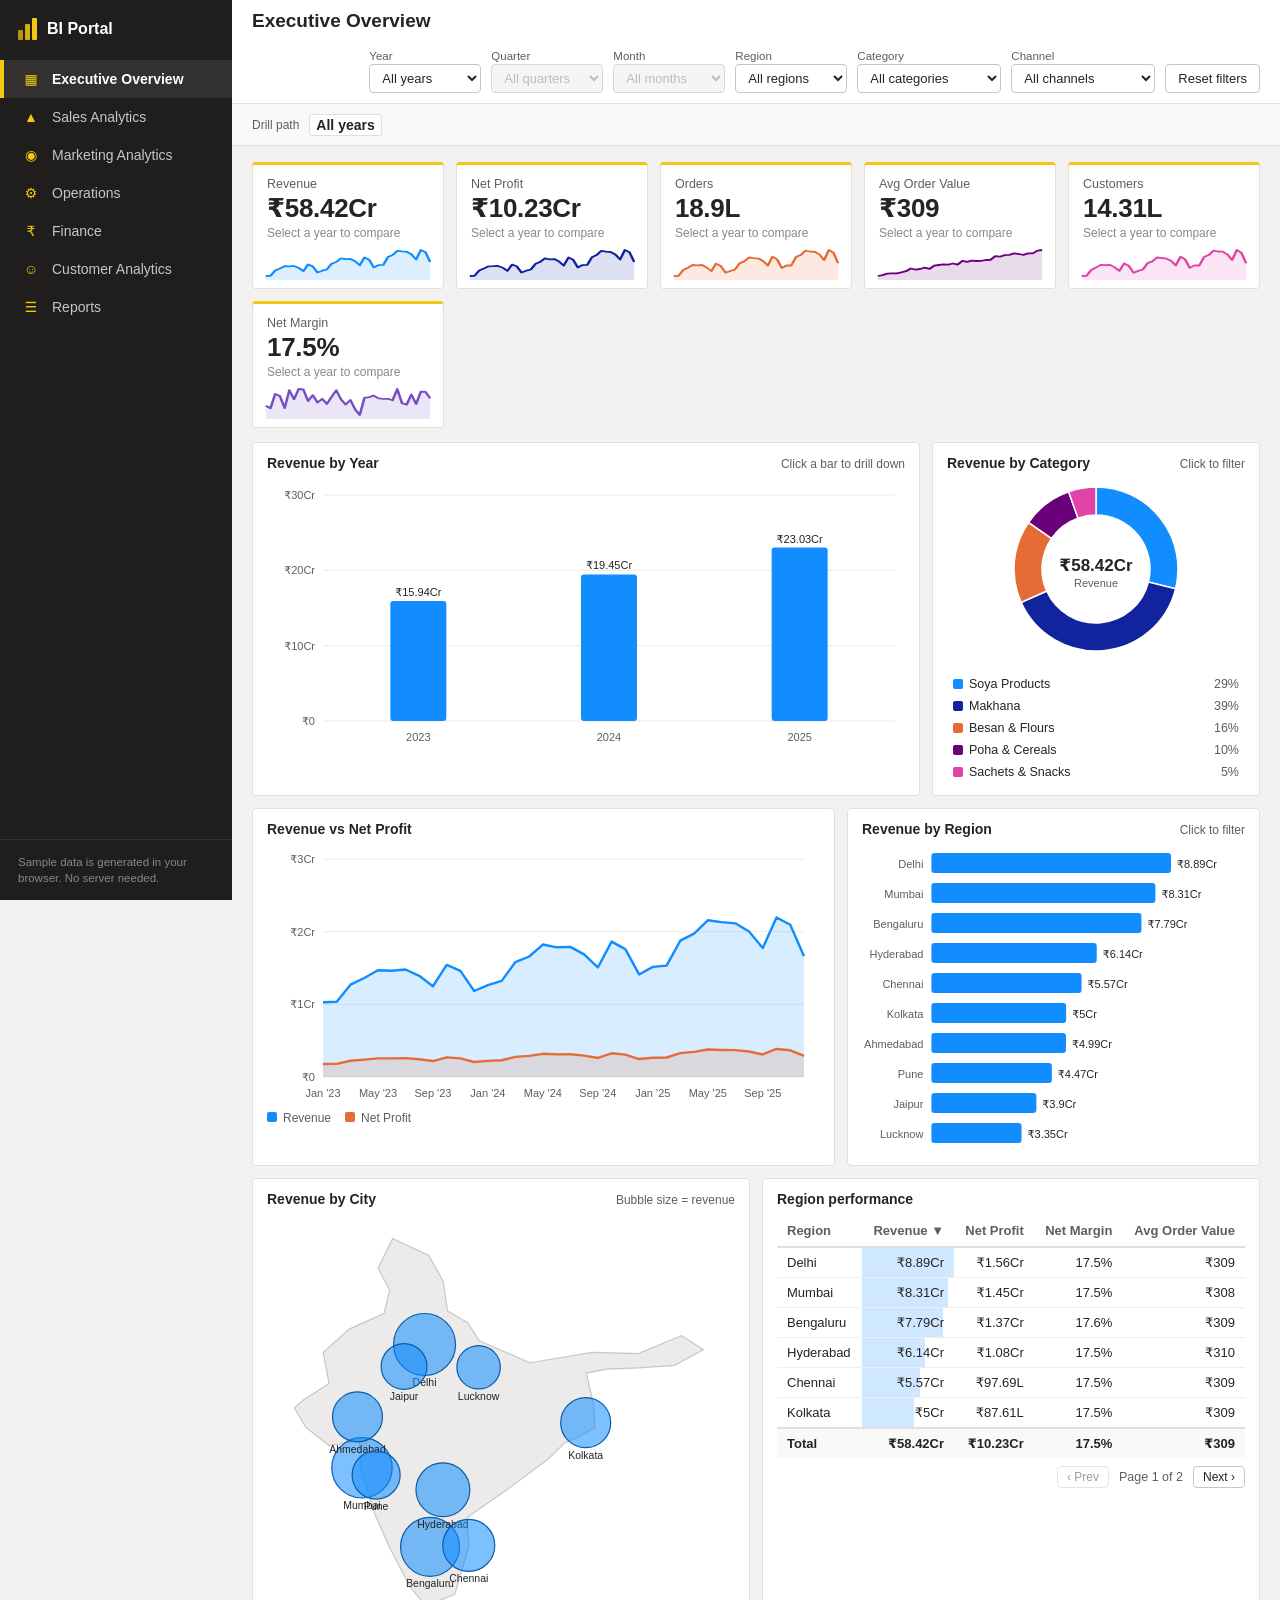
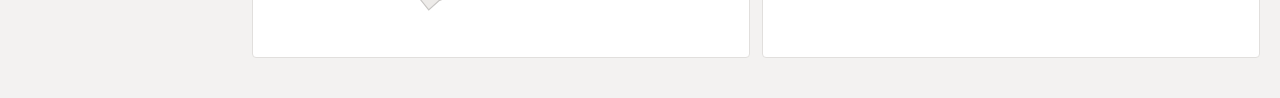
<file: projects/bi-analytics-portal/index.html>
<!DOCTYPE html>
<!--
  ==========================================================================
  BI ANALYTICS PORTAL  -  index.html  (the "shell" of the application)
  ==========================================================================
  This file contains ONLY the fixed frame of the app:
    - left sidebar (navigation)
    - top bar (global filters)
    - a "sub bar" (drill-down breadcrumb + active filter chips)
    - an empty <main> area where JavaScript draws each dashboard page

  Everything inside <main> (cards, KPI tiles, charts, tables) is created by
  js/app.js. This is how real single-page applications (SPAs) work.

  NOTE: We use plain <script> tags (not ES modules) so the project works by
  simply double-clicking index.html. ES modules are blocked on file:// URLs.
-->
<html lang="en">
<head>
  <meta charset="UTF-8">
  <!-- Makes the page scale correctly on phones/tablets -->
  <meta name="viewport" content="width=device-width, initial-scale=1">
  <title>BI Analytics Portal</title>
  <!-- All the styling lives in one CSS file -->
  <link rel="stylesheet" href="css/styles.css">
</head>
<body>

  <div class="app">

    <!-- ================= LEFT SIDEBAR ================= -->
    <aside class="sidebar" id="sidebar">
      <div class="brand">
        <span class="logo" aria-hidden="true"><i></i><i></i><i></i></span>
        <span class="brand-name">BI Portal</span>
      </div>
      <!-- The menu links are generated by app.js from the PAGES list -->
      <nav id="nav" aria-label="Dashboard pages"></nav>
      <div class="side-foot">Sample data is generated in your browser. No server needed.</div>
    </aside>

    <!-- ================= RIGHT SIDE ================= -->
    <div class="content">

      <!-- Top bar: page title + the global filters -->
      <header class="topbar">
        <button id="menuBtn" class="menu-btn" aria-label="Open menu">&#9776;</button>
        <h1 id="pageTitle">Executive Overview</h1>

        <!-- Each <select> is one filter. app.js fills in the <option> list. -->
        <div class="filters" id="filters">
          <label>Year
            <select id="f-year"></select>
          </label>
          <label>Quarter
            <select id="f-quarter"></select>
          </label>
          <label>Month
            <select id="f-month"></select>
          </label>
          <label>Region
            <select id="f-region"></select>
          </label>
          <label>Category
            <select id="f-category"></select>
          </label>
          <label>Channel
            <select id="f-channel"></select>
          </label>
          <button id="resetBtn" class="btn">Reset filters</button>
        </div>
      </header>

      <!-- Sub bar: shows "All years > 2024 > Q2" and clickable filter chips -->
      <div class="subbar" id="subbar"></div>

      <!-- Dashboard pages are drawn here -->
      <main class="main" id="main">
        <p class="loading">Preparing data&hellip;</p>
      </main>
    </div>
  </div>

  <!-- One shared tooltip element, moved around by charts.js -->
  <div id="tooltip" class="tooltip" hidden></div>

  <!--
    Script ORDER matters (each file uses the one before it):
      1. data.js   -> creates the sample dataset  (DataStore)
      2. charts.js -> chart drawing library        (Charts, Fmt)
      3. app.js    -> pages, filters, drill-down   (uses both above)
  -->
  <script src="js/data.js"></script>
  <script src="js/charts.js"></script>
  <script src="js/app.js"></script>
</body>
</html>
</file>
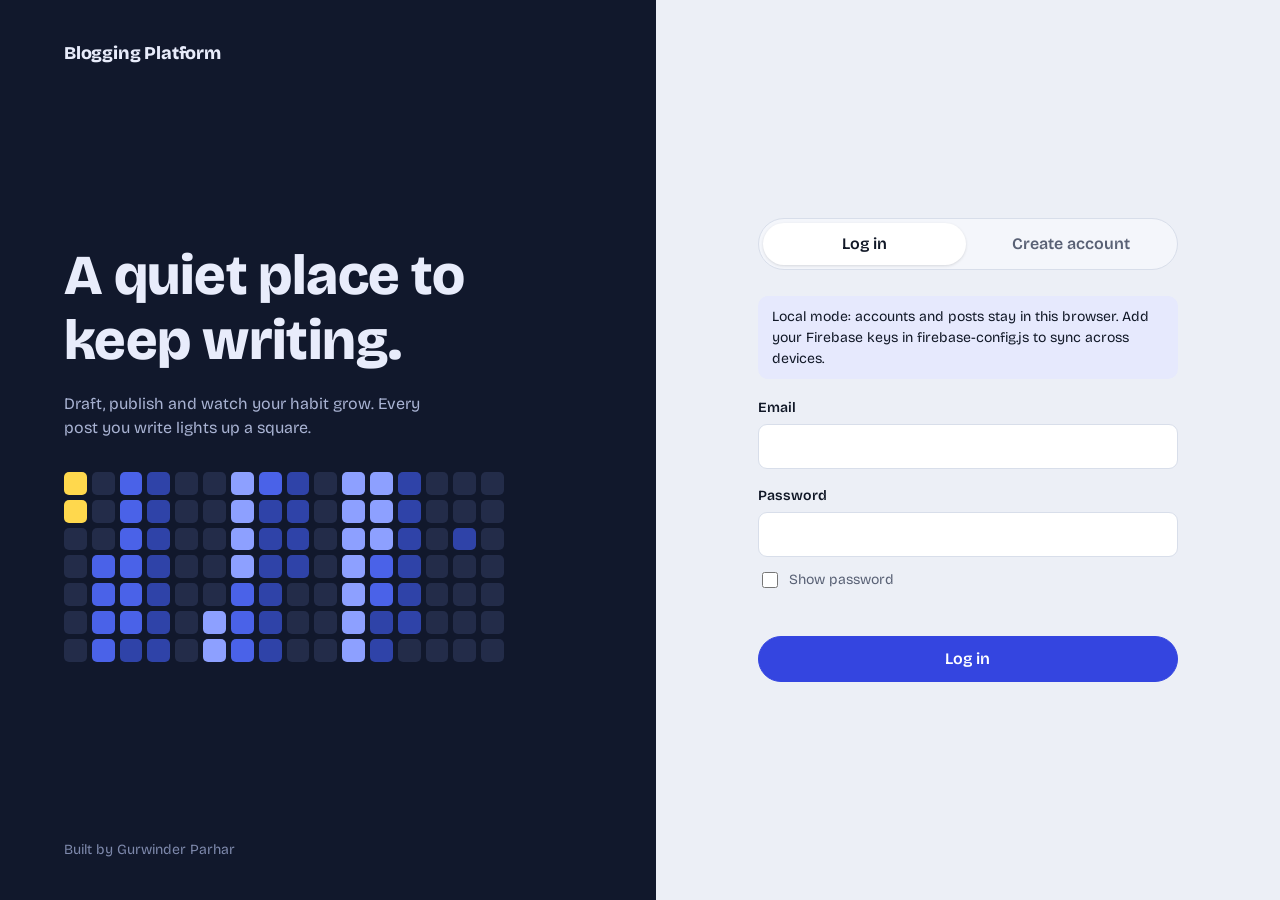
<file: projects/blogging-dashboard/index.html>
<!DOCTYPE html>
<html lang="en">
  <head>
    <meta charset="UTF-8" />
    <meta name="viewport" content="width=device-width, initial-scale=1.0" />
    <title>Blogging Platform</title>
    <meta
      name="description"
      content="A writing dashboard for your community blog: write, track and share posts."
    />
    <link rel="preconnect" href="https://fonts.googleapis.com" />
    <link rel="preconnect" href="https://fonts.gstatic.com" crossorigin />
    <link
      href="https://fonts.googleapis.com/css2?family=Bricolage+Grotesque:opsz,wght@12..96,400;12..96,600;12..96,800&family=Source+Serif+4:ital,opsz,wght@0,8..60,400;0,8..60,600;1,8..60,400&display=swap"
      rel="stylesheet"
    />
    <link rel="stylesheet" href="styles.css" />
    <script>
      // Apply the saved theme before first paint to avoid a flash.
      (function () {
        try {
          var t = localStorage.getItem("bp_theme");
          if (!t) {
            t = window.matchMedia("(prefers-color-scheme: dark)").matches
              ? "dark"
              : "light";
          }
          document.documentElement.setAttribute("data-theme", t);
        } catch (e) {}
      })();
    </script>
  </head>
  <body>
    <div id="boot" class="boot" role="status"><span class="boot-dot"></span> Loading…</div>

    <!-- ============ AUTH ============ -->
    <div id="auth" class="auth hidden">
      <aside class="auth-side">
        <div class="auth-brand">Blogging Platform</div>
        <div>
          <h1 class="auth-title">A quiet place to keep writing.</h1>
          <p class="auth-copy">
            Draft, publish and watch your habit grow. Every post you write
            lights up a square.
          </p>
          <div id="auth-art" class="heat auth-heat" aria-hidden="true"></div>
        </div>
        <p class="auth-foot">Built by Gurwinder Parhar</p>
      </aside>

      <main class="auth-main">
        <div class="auth-card">
          <div class="tabs" role="tablist" aria-label="Account">
            <button
              type="button"
              role="tab"
              id="tab-login"
              class="tab active"
              data-action="auth-tab"
              data-tab="login"
              aria-selected="true"
            >
              Log in
            </button>
            <button
              type="button"
              role="tab"
              id="tab-signup"
              class="tab"
              data-action="auth-tab"
              data-tab="signup"
              aria-selected="false"
            >
              Create account
            </button>
          </div>

          <p id="auth-note" class="auth-note"></p>

          <form id="login-form" data-form="login" novalidate>
            <label class="field">
              <span>Email</span>
              <input type="email" id="login-email" autocomplete="email" required />
            </label>
            <label class="field">
              <span>Password</span>
              <input
                type="password"
                id="login-password"
                autocomplete="current-password"
                required
              />
            </label>
            <label class="check">
              <input type="checkbox" data-action="toggle-pass" data-target="login-password" />
              <span>Show password</span>
            </label>
            <p class="form-error" id="login-error" role="alert"></p>
            <button type="submit" class="btn primary block">Log in</button>
            <button type="button" id="forgot-btn" class="link-btn hidden" data-action="forgot">Forgot your password?</button>
          </form>

          <form id="signup-form" data-form="signup" class="hidden" novalidate>
            <label class="field">
              <span>Name</span>
              <input type="text" id="signup-name" autocomplete="name" required />
            </label>
            <label class="field">
              <span>Email</span>
              <input type="email" id="signup-email" autocomplete="email" required />
            </label>
            <label class="field">
              <span>Password</span>
              <input
                type="password"
                id="signup-password"
                autocomplete="new-password"
                minlength="8"
                required
              />
              <small>At least 8 characters.</small>
            </label>
            <label class="check">
              <input type="checkbox" data-action="toggle-pass" data-target="signup-password" />
              <span>Show password</span>
            </label>
            <p class="form-error" id="signup-error" role="alert"></p>
            <button type="submit" class="btn primary block">Create account</button>
          </form>
        </div>
      </main>
    </div>

    <!-- ============ APP ============ -->
    <div id="app" class="app hidden">
      <header class="topbar">
        <button
          type="button"
          class="icon-btn"
          data-action="nav-toggle"
          aria-label="Open menu"
          aria-controls="sidebar"
        ></button>
        <span class="topbar-title">Blogging Platform</span>
        <a class="btn primary small" href="#/write">Write</a>
      </header>

      <aside id="sidebar" class="sidebar" aria-label="Main navigation">
        <div class="brand">
          <span class="brand-mark" aria-hidden="true"></span>
          <span>Blogging Platform</span>
        </div>
        <nav id="nav" class="nav"></nav>
        <div class="side-foot">
          <p id="mode-note" class="mode-note"></p>
          <div class="me">
            <span class="avatar" id="me-avatar" aria-hidden="true"></span>
            <span class="me-text">
              <strong id="me-name"></strong>
              <small id="me-email"></small>
            </span>
          </div>
          <div class="side-actions">
            <button type="button" class="side-btn" data-action="theme" id="theme-btn"></button>
            <button type="button" class="side-btn" data-action="logout" id="logout-btn"></button>
          </div>
        </div>
      </aside>
      <div class="scrim-nav" data-action="nav-toggle"></div>

      <main id="view" class="view" aria-live="polite"></main>
    </div>

    <div id="modal-root"></div>
    <div id="toasts" class="toasts" aria-live="polite" aria-atomic="false"></div>

    <script src="firebase-config.js"></script>
    <script src="scripts.js"></script>
  </body>
</html>
</file>
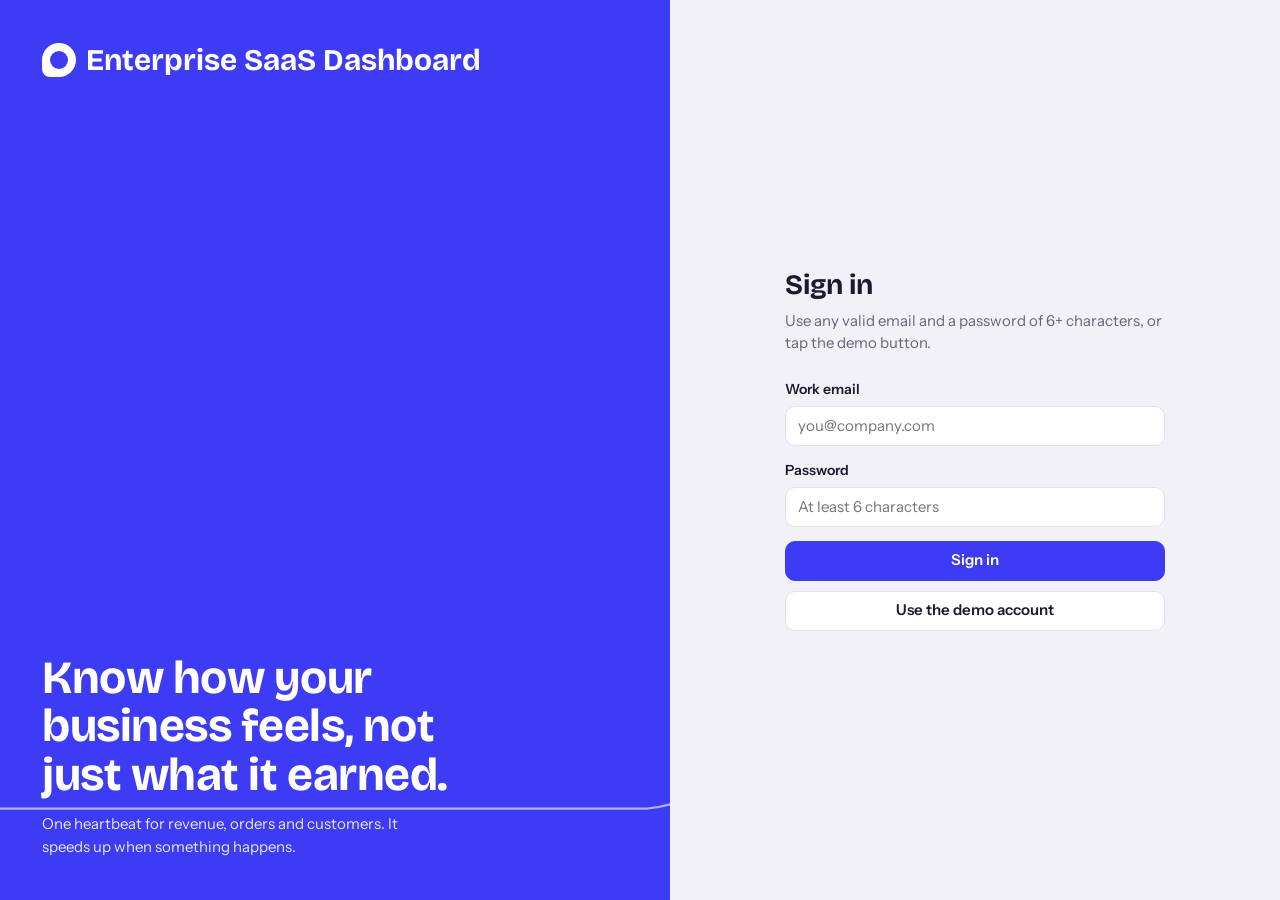
<file: projects/enterprise-saas-dashboard/index.html>
<!doctype html>
<html lang="en" data-theme="light" data-accent="indigo">
<head>
  <meta charset="utf-8">
  <meta name="viewport" content="width=device-width, initial-scale=1">
  <title>Enterprise SaaS Dashboard | Commerce pulse</title>
  <meta name="description" content="The Enterprise SaaS Dashboard is a B2B commerce dashboard with a live business pulse, command palette and plain-English data questions. Built with vanilla HTML, CSS and JavaScript.">
  <link rel="preconnect" href="https://fonts.googleapis.com">
  <link rel="preconnect" href="https://fonts.gstatic.com" crossorigin>
  <link href="https://fonts.googleapis.com/css2?family=Bricolage+Grotesque:opsz,wght@12..96,500;12..96,700&family=Instrument+Sans:wght@400;500;600&display=swap" rel="stylesheet">
  <link rel="stylesheet" href="css/styles.css">
  <script>
    /* Apply saved theme before first paint so the page never flashes the wrong colours */
    (function () {
      try {
        var t = JSON.parse(localStorage.getItem('saas-dash.theme') || '"system"');
        var a = JSON.parse(localStorage.getItem('saas-dash.accent') || '"indigo"');
        var s = JSON.parse(localStorage.getItem('saas-dash.sidebar') || '"open"');
        var d = JSON.parse(localStorage.getItem('saas-dash.density') || '"comfortable"');
        var dark = t === 'dark' || (t === 'system' && matchMedia('(prefers-color-scheme: dark)').matches);
        var r = document.documentElement;
        r.dataset.theme = dark ? 'dark' : 'light';
        r.dataset.accent = a; r.dataset.sidebar = s; r.dataset.density = d;
      } catch (e) {}
    })();
  </script>
</head>
<body>

<!-- ========== LOGIN ========== -->
<div id="login" class="login" hidden>
  <section class="login-art" aria-hidden="true">
    <div class="brand brand-lg"><span class="logo"></span>Enterprise SaaS Dashboard</div>
    <div>
      <h2>Know how your business feels, not just what it earned.</h2>
      <p>One heartbeat for revenue, orders and customers. It speeds up when something happens.</p>
    </div>
    <svg data-pulse class="pulse-big" preserveAspectRatio="none"></svg>
  </section>
  <section class="login-form">
    <form id="loginForm" novalidate>
      <h1>Sign in</h1>
      <p class="sub">Use any valid email and a password of 6+ characters, or tap the demo button.</p>
      <label class="field"><span>Work email</span><input name="email" type="email" autocomplete="email" placeholder="you@company.com"><small class="err"></small></label>
      <label class="field"><span>Password</span><input name="password" type="password" autocomplete="current-password" placeholder="At least 6 characters"><small class="err"></small></label>
      <button class="btn primary block" type="submit">Sign in</button>
      <button class="btn block" type="button" id="demoLogin">Use the demo account</button>
    </form>
  </section>
</div>

<!-- ========== APP SHELL ========== -->
<div id="app" class="app" hidden>
  <aside class="sidebar" id="sidebar" aria-label="Main navigation">
    <div class="brand"><span class="logo"></span><span class="brand-name">Enterprise SaaS Dashboard</span></div>
    <nav id="nav"></nav>
    <div class="side-foot">
      <div class="plan-chip"><b>Growth plan</b><span>9 of 12 seats used</span><div class="meter"><i style="width:75%"></i></div></div>
    </div>
  </aside>
  <div class="scrim" data-action="nav-close"></div>

  <div class="col">
    <header class="topbar">
      <button class="icon-btn" data-action="nav-toggle" aria-label="Toggle sidebar" id="navBtn"></button>
      <button class="searchbtn" data-action="palette" aria-label="Open search and command palette">
        <span id="searchIcon"></span><span class="searchtxt">Search, jump or ask the dashboard</span><kbd>Ctrl K</kbd>
      </button>
      <div class="pulse-mini" title="Live order pulse"><svg data-pulse preserveAspectRatio="none"></svg><span>Live</span></div>
      <button class="icon-btn" data-action="theme" aria-label="Switch between light and dark mode" id="themeBtn"></button>
      <div class="dd" data-dd>
        <button class="icon-btn" data-action="dd" aria-label="Notifications" aria-haspopup="true" id="bellBtn"><span id="bellIcon"></span><b class="badge" id="badge" hidden>0</b></button>
        <div class="dd-menu wide" hidden id="notifMenu"></div>
      </div>
      <div class="dd" data-dd>
        <button class="user-btn" data-action="dd" aria-haspopup="true" aria-label="Account menu"><span class="avatar" id="userAvatar"></span><span class="uname" id="userName"></span></button>
        <div class="dd-menu" hidden>
          <a href="#/profile">Your profile</a>
          <a href="#/settings">Settings</a>
          <a href="#/billing">Billing</a>
          <hr>
          <button data-action="signout">Sign out</button>
        </div>
      </div>
    </header>
    <main id="main" tabindex="-1"></main>
  </div>
</div>

<div id="tip" class="tip" hidden></div>
<div id="toasts" class="toasts" aria-live="polite"></div>
<div id="overlay"></div>

<script src="js/app.js"></script>
</body>
</html>
</file>
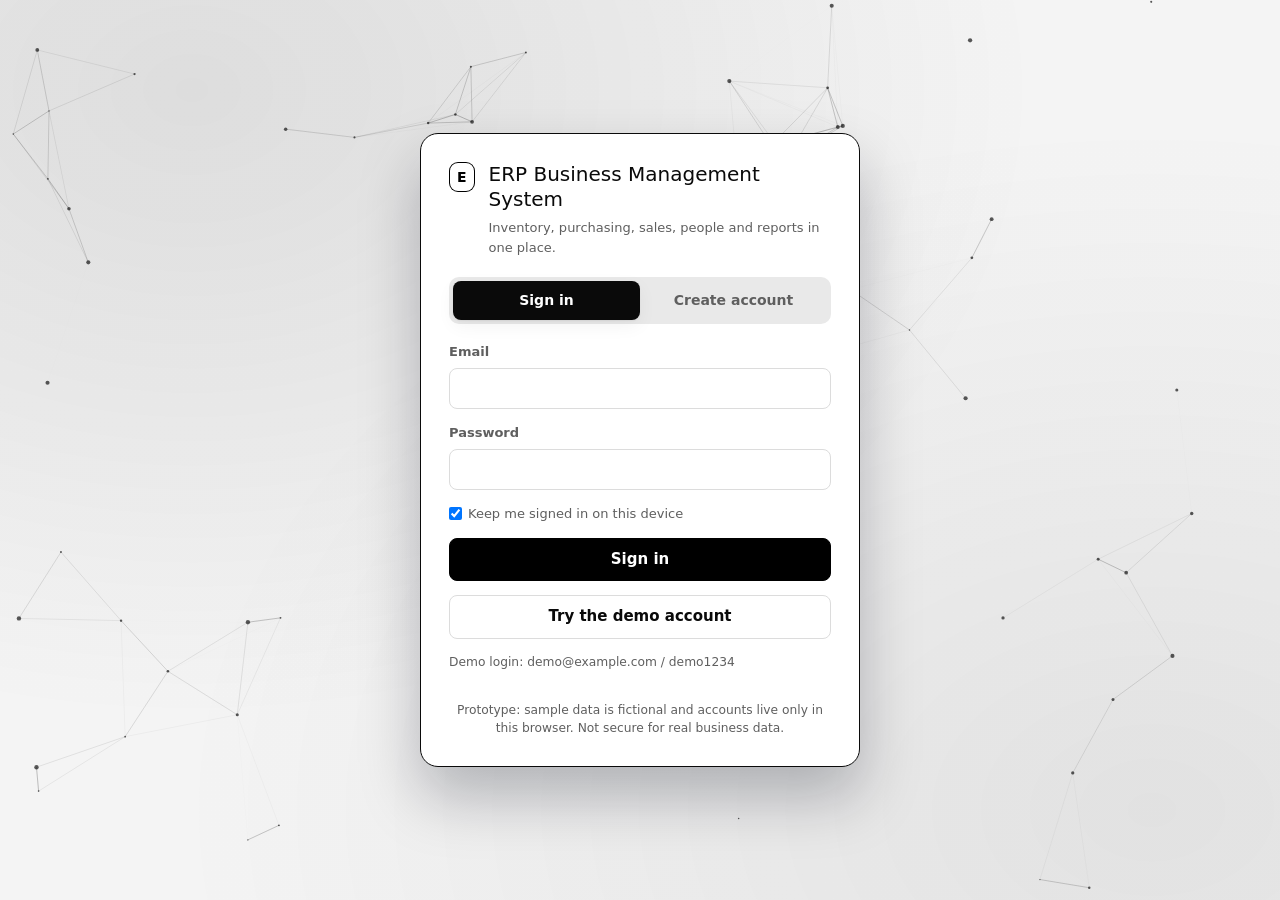
<file: projects/erp-business-management-system/index.html>
<!doctype html>
<html lang="en" data-theme="light">
<head>
  <meta charset="utf-8">
  <meta name="viewport" content="width=device-width, initial-scale=1">
  <title>ERP Business Management System</title>
  <meta name="description" content="ERP Business Management System: a front-end prototype with inventory, purchasing, sales, employees and reports. No backend, no install.">
  <link rel="icon" href="data:image/svg+xml,%3Csvg xmlns=%22http://www.w3.org/2000/svg%22 viewBox=%220 0 16 16%22%3E%3Crect width=%2216%22 height=%2216%22 rx=%224%22 fill=%22%230d9488%22/%3E%3C/svg%3E">
  <link rel="stylesheet" href="vendor/bootstrap/bootstrap.min.css">
  <link rel="stylesheet" href="css/styles.css">
</head>
<body>
  <!-- Animated interactive background (always behind everything) -->
  <canvas id="bg" aria-hidden="true"></canvas>

  <!-- Sign in / sign up -->
  <section id="auth" class="auth" hidden>
    <div class="auth-card">
      <div class="auth-brand">
        <span class="brand-mark" aria-hidden="true">E</span>
        <div>
          <h1>ERP Business Management System</h1>
          <p class="muted">Inventory, purchasing, sales, people and reports in one place.</p>
        </div>
      </div>

      <div class="auth-tabs" role="tablist">
        <button type="button" role="tab" id="tab-login" aria-selected="true" data-tab="login">Sign in</button>
        <button type="button" role="tab" id="tab-signup" aria-selected="false" data-tab="signup">Create account</button>
        <span class="auth-indicator" aria-hidden="true"></span>
      </div>

      <form id="login-form" class="auth-form" novalidate>
        <label>Email<input name="email" type="email" autocomplete="email" required></label>
        <label>Password<input name="password" type="password" autocomplete="current-password" required></label>
        <label class="check"><input type="checkbox" name="remember" checked> Keep me signed in on this device</label>
        <p class="form-error" id="login-error" hidden></p>
        <button class="btn primary big" type="submit">Sign in</button>
        <button class="btn big demo-btn" type="button" id="demo-btn">Try the demo account</button>
        <p class="muted small">Demo login: demo@example.com / demo1234</p>
      </form>

      <form id="signup-form" class="auth-form" novalidate hidden>
        <label>Full name<input name="name" autocomplete="name" required></label>
        <label>Business name<input name="business" autocomplete="organization" required></label>
        <label>Email<input name="email" type="email" autocomplete="email" required></label>
        <label>Password<input name="password" type="password" autocomplete="new-password" required></label>
        <div class="strength" aria-hidden="true"><span></span></div>
        <small class="muted">At least 8 characters, with a letter and a number.</small>
        <p class="form-error" id="signup-error" hidden></p>
        <button class="btn primary big" type="submit">Create account</button>
      </form>
      <p class="auth-foot muted small">Prototype: sample data is fictional and accounts live only in this browser. Not secure for real business data.</p>
    </div>
  </section>

  <!-- Application shell (shown after sign in) -->
  <div class="app" id="app" hidden>
    <!-- Bootstrap offcanvas: a slide-in menu on phones and tablets, a fixed column on large screens -->
    <aside id="sidebar" class="offcanvas offcanvas-start offcanvas-lg" tabindex="-1" aria-label="Main navigation">
      <div class="offcanvas-header d-lg-none">
        <h2 class="offcanvas-title h5">Menu</h2>
        <button type="button" class="btn-close btn-close-white" data-bs-dismiss="offcanvas" aria-label="Close menu"></button>
      </div>
      <div class="offcanvas-body sidebar-body">
        <div class="brand">
          <span class="brand-mark" aria-hidden="true">E</span>
          <span>ERP Business<br>Management System</span>
        </div>
        <nav id="nav"></nav>
        <div class="side-note">
          <strong>Prototype</strong>
          Sample data is fictional. Accounts are stored only in this browser and are not secure for real business data.
        </div>
        <button type="button" class="btn ghost sm side-signout" data-signout>Sign out of this device</button>
      </div>
    </aside>

    <div id="main-wrap" class="main-wrap">
      <header class="topbar">
        <button id="menu" class="icon-btn d-lg-none" type="button" data-bs-toggle="offcanvas" data-bs-target="#sidebar" aria-controls="sidebar" aria-label="Open menu">☰</button>
        <a class="icon-btn apps-btn d-none d-lg-inline-flex" href="#/overview/dashboard" aria-label="All apps" title="All apps">⋮⋮</a>
        <div id="crumbs" class="crumbs"></div>
        <div class="top-actions">
          <button id="palette-btn" class="btn ghost sm kbd-btn" aria-label="Open command palette">
            <span class="label">Search or jump to</span> <span class="kbd">Ctrl K</span>
          </button>
          <button id="live" class="live-pill" aria-pressed="false" title="Simulate incoming orders, stock and check-ins every few seconds"><span class="dot" aria-hidden="true"></span>Live</button>
          <button id="bell" class="icon-btn" aria-label="Notifications">🔔<span id="bell-count" class="bell-count" hidden>0</span></button>
          <button id="theme" class="icon-btn" aria-label="Toggle dark mode">◐</button>
          <span class="dept-chip d-none d-lg-inline-flex" id="dept-chip">Dashboard</span>
          <span class="user-chip d-none d-xl-inline" id="user-chip"></span>
          <button type="button" class="btn ghost sm" data-signout>Sign out</button>
        </div>
      </header>
      <main id="main"></main>
    </div>
  </div>

  <!-- Load order matters: data layer, auth, UI kit, app shell, screens, then the screens register with it -->
  <script src="vendor/bootstrap/bootstrap.bundle.min.js"></script>
  <script src="js/store.js"></script>
  <script src="js/auth.js"></script>
  <script src="js/background.js"></script>
  <script src="js/ui.js"></script>
  <script src="js/crud.js"></script>
  <script src="js/app.js"></script>
  <script src="js/pages-inventory.js"></script>
  <script src="js/pages-trade.js"></script>
  <script src="js/pages-people.js"></script>
  <script src="js/pages-overview.js"></script>
  <script src="js/ext-core.js"></script>
  <script src="js/ext-sales.js"></script>
  <script src="js/ext-ops.js"></script>
  <script src="js/ext-docs.js"></script>
  <script src="js/home.js"></script>
  <script src="js/auth-ui.js"></script>
</body>
</html>
</file>
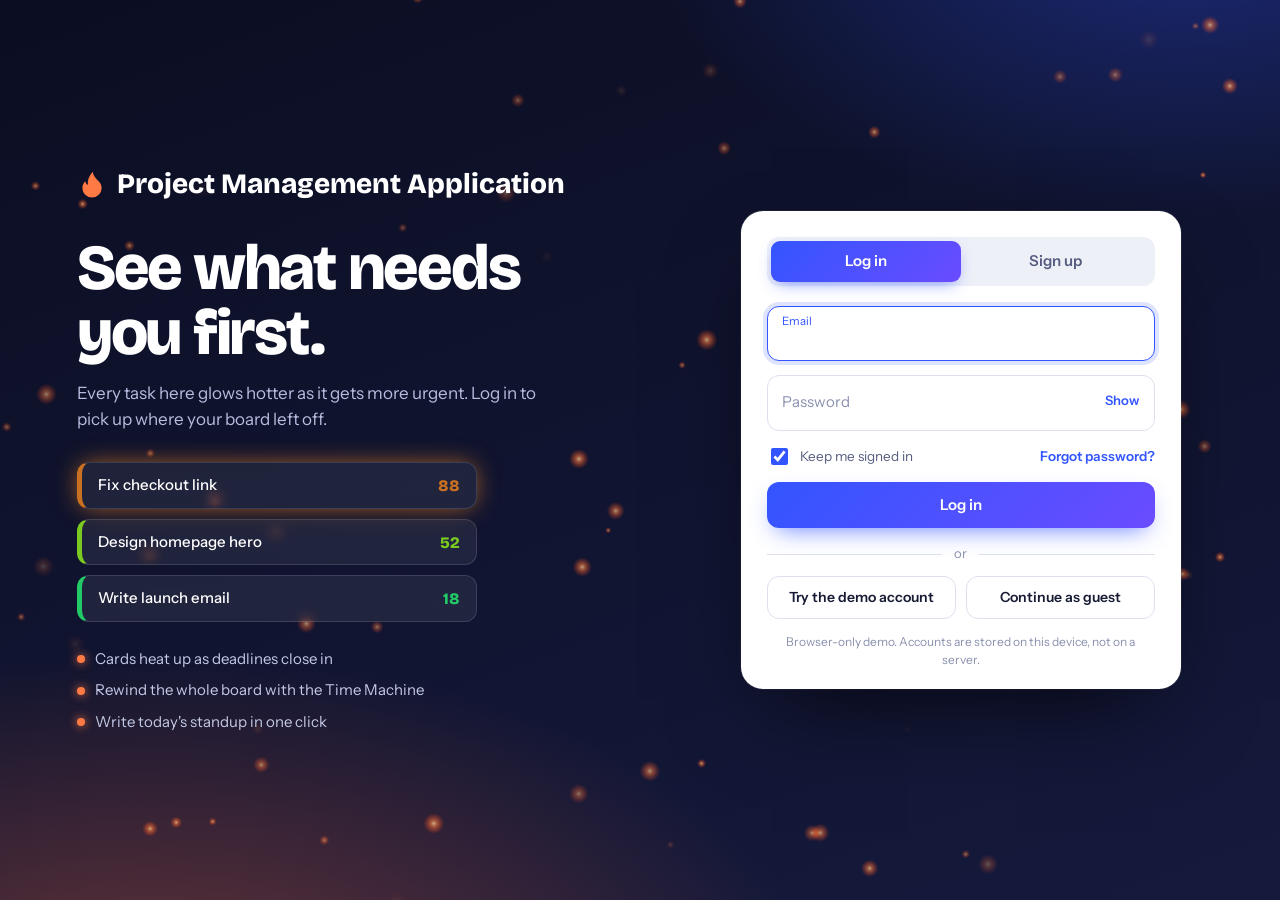
<file: projects/project-management-app/index.html>
<!DOCTYPE html>
<html lang="en" data-theme="light">
<head>
  <meta charset="UTF-8">
  <meta name="viewport" content="width=device-width, initial-scale=1">
  <title>Project Management Application: the project board with a pulse</title>
  <meta name="theme-color" content="#141830">
  <meta property="og:title" content="Project Management Application: the project board with a pulse">
  <meta property="og:description" content="A project management app where every task glows hotter as it gets more urgent.">
  <meta name="description" content="The Project Management Application is a project board where every task shows how much attention it needs right now.">
  <link rel="preconnect" href="https://fonts.googleapis.com">
  <link rel="preconnect" href="https://fonts.gstatic.com" crossorigin>
  <link href="https://fonts.googleapis.com/css2?family=Bricolage+Grotesque:opsz,wght@12..96,500;12..96,700;12..96,800&family=Instrument+Sans:wght@400;500;600&display=swap" rel="stylesheet">
  <link rel="stylesheet" href="styles.css">
</head>
<body>
  <div class="app" id="app">

    <aside class="side" id="side" aria-label="Main navigation">
      <a class="brand" href="#/workspace" data-act="nav" data-id="workspace" aria-label="Project Management Application home">
        <svg width="26" height="26" viewBox="0 0 24 24" fill="currentColor" aria-hidden="true"><path d="M12.6 2.2c.4 3.2 2.1 4.9 3.9 6.7 1.7 1.7 3.2 3.4 3.2 6.2A7.7 7.7 0 0 1 12 22.8a7.7 7.7 0 0 1-7.7-7.7c0-2.2 1-4 2.3-5.3.2 1.5 1 2.5 2.1 2.9-.5-3.6.8-7.1 3.9-10.5z"/></svg>
        <span>Project Management Application</span>
      </a>
      <nav id="nav"></nav>
      <p class="side-foot">Cards glow hotter as they get more urgent. Press <kbd>Ctrl</kbd> <kbd>K</kbd> for commands.</p>
    </aside>

    <div class="main">
      <header class="top">
        <button class="icon-btn menu-btn" data-act="toggle-menu" aria-label="Open menu">
          <svg class="ic" width="20" height="20" viewBox="0 0 24 24" fill="none" stroke="currentColor" stroke-width="2" stroke-linecap="round"><line x1="3" y1="12" x2="21" y2="12"/><line x1="3" y1="6" x2="21" y2="6"/><line x1="3" y1="18" x2="21" y2="18"/></svg>
        </button>
        <label class="search">
          <svg class="ic" width="16" height="16" viewBox="0 0 24 24" fill="none" stroke="currentColor" stroke-width="2" stroke-linecap="round"><circle cx="11" cy="11" r="8"/><line x1="21" y1="21" x2="16.65" y2="16.65"/></svg>
          <input id="search" type="search" placeholder="Search tasks, people, labels" autocomplete="off" aria-label="Search tasks">
        </label>
        <button class="btn ghost hide-sm" data-act="palette-open" title="Command palette">Commands <kbd>Ctrl K</kbd></button>
        <button class="btn hide-sm" id="tm-btn" data-act="tm-toggle">
          <svg class="ic" width="16" height="16" viewBox="0 0 24 24" fill="none" stroke="currentColor" stroke-width="2" stroke-linecap="round"><circle cx="12" cy="12" r="10"/><polyline points="12 6 12 12 16 14"/></svg>
          Time Machine
        </button>
        <button class="icon-btn bell" data-act="toggle-notif" aria-label="Notifications">
          <svg class="ic" width="20" height="20" viewBox="0 0 24 24" fill="none" stroke="currentColor" stroke-width="2" stroke-linecap="round" stroke-linejoin="round"><path d="M18 8A6 6 0 0 0 6 8c0 7-3 9-3 9h18s-3-2-3-9"/><path d="M13.73 21a2 2 0 0 1-3.46 0"/></svg>
          <span class="badge" id="bell-badge" hidden>0</span>
        </button>
        <span id="me" class="me"></span>
      </header>
      <div id="tm-root"></div>
      <main id="view" tabindex="-1"></main>
    </div>
  </div>

  <div id="notif-root"></div>
  <div id="user-root"></div>
  <div id="modal-root"></div>
  <div id="palette-root"></div>
  <div id="toast-root" aria-live="polite"></div>

  <script src="store.js"></script>
  <script src="views.js"></script>
  <script src="auth.js"></script>
  <script src="app.js"></script>
</body>
</html>
</file>
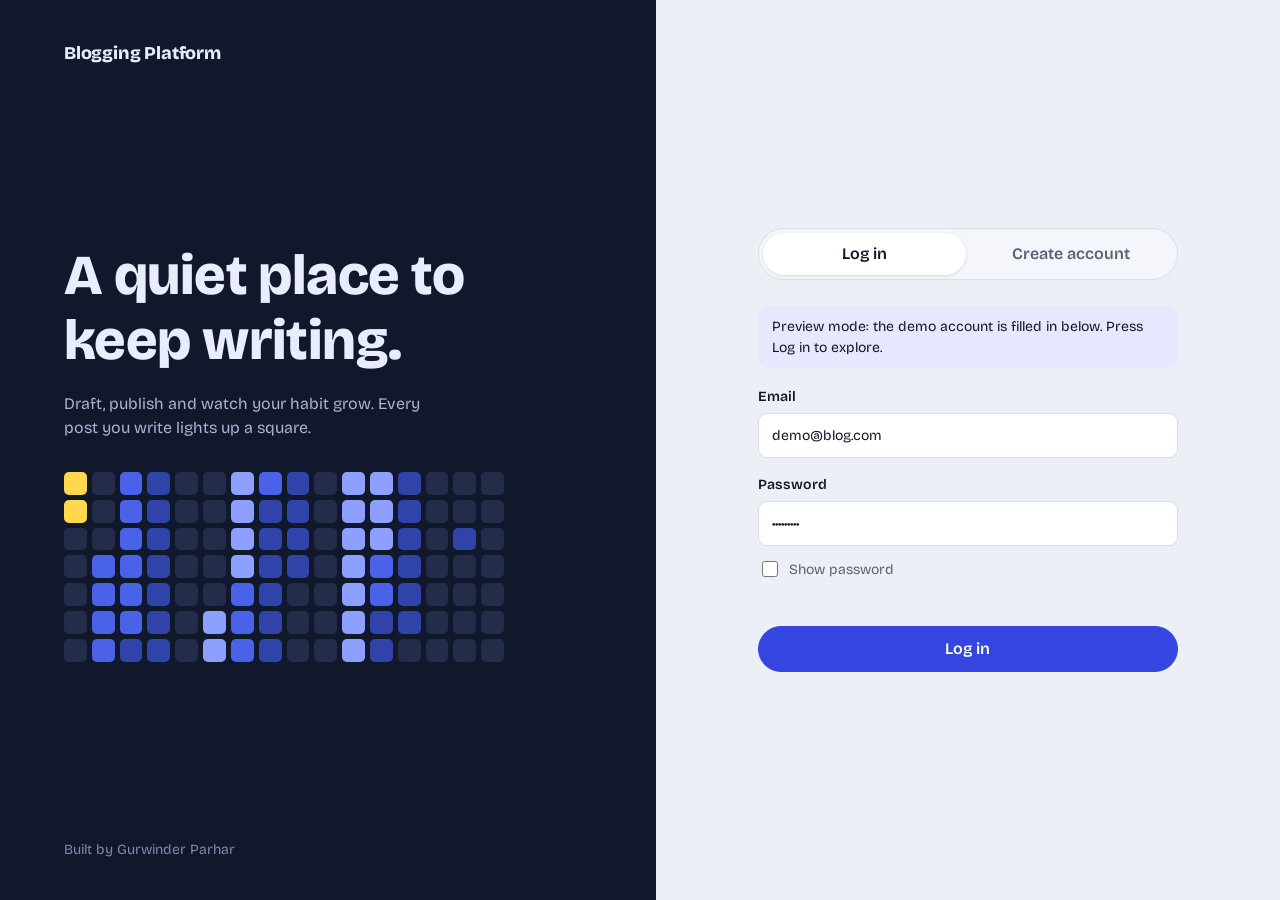
<file: projects/blogging-dashboard/preview.html>
<!DOCTYPE html>
<html lang="en">
  <head>
    <meta charset="UTF-8" />
    <meta name="viewport" content="width=device-width, initial-scale=1.0" />
    <title>Blogging Platform (preview)</title>
    <meta
      name="description"
      content="A writing dashboard for your community blog: write, track and share posts."
    />
    <link rel="preconnect" href="https://fonts.googleapis.com" />
    <link rel="preconnect" href="https://fonts.gstatic.com" crossorigin />
    <link
      href="https://fonts.googleapis.com/css2?family=Bricolage+Grotesque:opsz,wght@12..96,400;12..96,600;12..96,800&family=Source+Serif+4:ital,opsz,wght@0,8..60,400;0,8..60,600;1,8..60,400&display=swap"
      rel="stylesheet"
    />
    <style>
/* =========================================================
   Blogging Platform — dashboard styles
   ========================================================= */

:root {
  --font-ui: "Bricolage Grotesque", system-ui, -apple-system, "Segoe UI", Roboto, sans-serif;
  --font-read: "Source Serif 4", Georgia, "Times New Roman", serif;

  --bg: #eceff6;
  --surface: #ffffff;
  --surface-2: #f4f6fb;
  --ink: #111827;
  --muted: #596175;
  --line: #d8deea;

  --brand: #3445e0;
  --brand-ink: #ffffff;
  --brand-soft: #e6e9fd;
  --hi: #ffd84d;
  --hi-ink: #2a2200;
  --danger: #c62e4b;
  --ok: #16795a;

  --nav: #11182c;
  --nav-ink: #dfe4f5;
  --nav-muted: #8d97b5;

  --band: #11182c;
  --cell0: #232c49;
  --cell1: #2f43a8;
  --cell2: #4a62e8;
  --cell3: #8da0ff;
  --cell4: #ffd84d;

  --r-card: 16px;
  --r-input: 9px;
  --r-pill: 999px;
  color-scheme: light;
}

:root[data-theme="dark"] {
  --bg: #0b0f1d;
  --surface: #141a2e;
  --surface-2: #1a2139;
  --ink: #e7ebf8;
  --muted: #97a1bb;
  --line: #252e4c;
  --brand: #8190ff;
  --brand-ink: #0b0f1d;
  --brand-soft: #222b57;
  --nav: #080b16;
  --band: #0e1426;
  --danger: #ff6b86;
  --ok: #4cd6a2;
  color-scheme: dark;
}

*,
*::before,
*::after {
  box-sizing: border-box;
}

html {
  -webkit-text-size-adjust: 100%;
}

body {
  margin: 0;
  font-family: var(--font-ui);
  font-size: 16px;
  line-height: 1.5;
  color: var(--ink);
  background: var(--bg);
}

h1,
h2,
h3,
h4,
p {
  margin: 0;
}

h1,
h2,
h3 {
  line-height: 1.15;
  letter-spacing: -0.01em;
}

a {
  color: var(--brand);
}

button,
input,
textarea,
select {
  font: inherit;
  color: inherit;
}

button {
  cursor: pointer;
}

.hidden {
  display: none !important;
}

.noscroll {
  overflow: hidden;
}

:focus-visible {
  outline: 3px solid var(--brand);
  outline-offset: 2px;
}

/* ---------- Buttons ---------- */
.btn {
  display: inline-flex;
  align-items: center;
  justify-content: center;
  gap: 8px;
  padding: 10px 18px;
  border-radius: var(--r-pill);
  border: 1px solid var(--line);
  background: var(--surface);
  color: var(--ink);
  font-weight: 600;
  text-decoration: none;
  transition: background 0.15s, border-color 0.15s, transform 0.1s;
}
.btn:hover {
  background: var(--surface-2);
  border-color: var(--muted);
}
.btn:active {
  transform: translateY(1px);
}
.btn.primary {
  background: var(--brand);
  border-color: var(--brand);
  color: var(--brand-ink);
}
.btn.primary:hover {
  filter: brightness(1.08);
}
.btn.hi {
  background: var(--hi);
  border-color: var(--hi);
  color: var(--hi-ink);
}
.btn.hi:hover {
  filter: brightness(1.05);
  background: var(--hi);
}
.btn.danger {
  background: var(--danger);
  border-color: var(--danger);
  color: #fff;
}
.btn.ghost {
  background: transparent;
}
.btn.small {
  padding: 6px 14px;
  font-size: 14px;
}
.btn.block {
  width: 100%;
}
.btn[disabled] {
  opacity: 0.55;
  cursor: not-allowed;
}

.icon-btn {
  display: inline-grid;
  place-items: center;
  width: 36px;
  height: 36px;
  padding: 0;
  border: 0;
  border-radius: 10px;
  background: transparent;
  color: var(--muted);
}
.icon-btn:hover {
  background: var(--surface-2);
  color: var(--ink);
}
.icon-btn.danger:hover {
  color: var(--danger);
}
.ic {
  flex: none;
}

/* ---------- Forms ---------- */
.field {
  display: grid;
  gap: 6px;
  margin-bottom: 16px;
  font-weight: 600;
  font-size: 14px;
}
.field small {
  font-weight: 400;
  color: var(--muted);
}
input[type="text"],
input[type="email"],
input[type="password"],
input[type="search"],
textarea,
select {
  width: 100%;
  padding: 11px 13px;
  border: 1px solid var(--line);
  border-radius: var(--r-input);
  background: var(--surface);
  font-weight: 400;
}
input::placeholder,
textarea::placeholder {
  color: var(--muted);
  opacity: 0.8;
}
textarea {
  resize: vertical;
  min-height: 90px;
}
.check {
  display: flex;
  align-items: center;
  gap: 8px;
  margin: -4px 0 16px;
  font-size: 14px;
  color: var(--muted);
}
.check input {
  width: 16px;
  height: 16px;
  accent-color: var(--brand);
}
.form-error {
  min-height: 1.4em;
  margin-bottom: 10px;
  font-size: 14px;
  color: var(--danger);
}

/* ---------- Auth ---------- */
.auth {
  min-height: 100vh;
  display: grid;
  grid-template-columns: minmax(320px, 1.05fr) minmax(320px, 1fr);
}
.auth-side {
  background: var(--band);
  color: #e8ecfb;
  padding: 40px clamp(24px, 5vw, 64px);
  display: flex;
  flex-direction: column;
  justify-content: space-between;
  gap: 40px;
}
.auth-brand {
  font-weight: 800;
  font-size: 18px;
  letter-spacing: -0.01em;
}
.auth-title {
  font-size: clamp(34px, 4.4vw, 58px);
  font-weight: 800;
  max-width: 14ch;
  margin-bottom: 18px;
}
.auth-copy {
  max-width: 38ch;
  color: #a9b3d3;
  margin-bottom: 32px;
}
.auth-foot {
  font-size: 14px;
  color: #7e89ac;
}
.auth-main {
  display: grid;
  place-items: center;
  padding: 32px 20px;
}
.auth-card {
  width: min(420px, 100%);
}
.tabs {
  display: flex;
  gap: 4px;
  padding: 4px;
  margin-bottom: 26px;
  background: var(--surface-2);
  border: 1px solid var(--line);
  border-radius: var(--r-pill);
}
.tab {
  flex: 1;
  padding: 9px 12px;
  border: 0;
  border-radius: var(--r-pill);
  background: transparent;
  color: var(--muted);
  font-weight: 600;
}
.tab.active {
  background: var(--surface);
  color: var(--ink);
  box-shadow: 0 1px 3px rgba(0, 0, 0, 0.12);
}

/* ---------- Heatmap (shared) ---------- */
.heat {
  display: grid;
  grid-template-rows: repeat(7, auto);
  grid-auto-flow: column;
  grid-auto-columns: 1fr;
  gap: 5px;
  max-width: 640px;
}
.heat i {
  display: block;
  aspect-ratio: 1;
  border-radius: 5px;
  background: var(--cell0);
  animation: pop 0.45s cubic-bezier(0.2, 0.9, 0.3, 1.2) both;
  animation-delay: calc(var(--i, 0) * 7ms);
}
.heat i.l1 { background: var(--cell1); }
.heat i.l2 { background: var(--cell2); }
.heat i.l3 { background: var(--cell3); }
.heat i.l4 { background: var(--cell4); }
.heat i.future { visibility: hidden; }
.heat i.today { outline: 2px solid #fff; outline-offset: 1px; }
.auth-heat {
  max-width: 440px;
}
@keyframes pop {
  from {
    opacity: 0;
    transform: scale(0.5);
  }
}

/* ---------- App shell ---------- */
.app {
  display: grid;
  grid-template-columns: 264px minmax(0, 1fr);
  min-height: 100vh;
}
.topbar {
  display: none;
}
.sidebar {
  position: sticky;
  top: 0;
  height: 100vh;
  display: flex;
  flex-direction: column;
  padding: 22px 14px 16px;
  background: var(--nav);
  color: var(--nav-ink);
}
.brand {
  display: flex;
  align-items: center;
  gap: 10px;
  padding: 4px 10px 22px;
  font-weight: 800;
  font-size: 17px;
  letter-spacing: -0.01em;
}
.brand-mark {
  width: 22px;
  height: 22px;
  border-radius: 6px;
  background: linear-gradient(135deg, var(--cell2), var(--cell4));
}
.nav {
  display: grid;
  gap: 2px;
}
.nav-link {
  display: flex;
  align-items: center;
  gap: 12px;
  padding: 10px 12px;
  border-radius: 11px;
  color: var(--nav-muted);
  font-weight: 600;
  text-decoration: none;
}
.nav-link:hover {
  background: rgba(255, 255, 255, 0.06);
  color: var(--nav-ink);
}
.nav-link[aria-current="page"] {
  background: rgba(255, 255, 255, 0.1);
  color: #fff;
}
.nav-link .count {
  margin-left: auto;
  padding: 0 8px;
  border-radius: var(--r-pill);
  background: rgba(255, 255, 255, 0.1);
  font-size: 12px;
  line-height: 20px;
}
.side-foot {
  margin-top: auto;
  padding-top: 16px;
  border-top: 1px solid rgba(255, 255, 255, 0.08);
}
.me {
  display: flex;
  align-items: center;
  gap: 10px;
  padding: 6px 8px 12px;
  min-width: 0;
}
.avatar {
  flex: none;
  width: 36px;
  height: 36px;
  display: grid;
  place-items: center;
  border-radius: 50%;
  background: var(--hi);
  color: var(--hi-ink);
  font-weight: 800;
}
.me-text {
  display: grid;
  min-width: 0;
}
.me-text strong,
.me-text small {
  overflow: hidden;
  text-overflow: ellipsis;
  white-space: nowrap;
}
.me-text small {
  color: var(--nav-muted);
}
.side-actions {
  display: flex;
  gap: 6px;
}
.side-btn {
  flex: 1;
  display: inline-flex;
  align-items: center;
  justify-content: center;
  gap: 8px;
  padding: 8px 10px;
  border: 1px solid rgba(255, 255, 255, 0.12);
  border-radius: 10px;
  background: transparent;
  color: var(--nav-ink);
  font-size: 14px;
  font-weight: 600;
}
.side-btn:hover {
  background: rgba(255, 255, 255, 0.08);
}
.scrim-nav {
  display: none;
}

.view {
  min-width: 0;
  padding: 36px clamp(18px, 3.4vw, 48px) 64px;
  max-width: 1240px;
  width: 100%;
}
.page-head {
  display: flex;
  align-items: flex-end;
  justify-content: space-between;
  gap: 16px;
  flex-wrap: wrap;
  margin-bottom: 24px;
}
.page-head h1 {
  font-size: clamp(28px, 3vw, 38px);
  font-weight: 800;
}
.sub {
  margin-top: 6px;
  color: var(--muted);
}

/* ---------- Overview ---------- */
.band {
  display: grid;
  grid-template-columns: minmax(0, 1fr) minmax(0, 1.1fr);
  gap: 32px;
  align-items: center;
  padding: clamp(22px, 3vw, 36px);
  border-radius: 22px;
  background: var(--band);
  color: #e8ecfb;
}
.band h1 {
  font-size: clamp(28px, 3.2vw, 42px);
  font-weight: 800;
  margin-bottom: 12px;
}
.band p {
  color: #a9b3d3;
  max-width: 40ch;
  margin-bottom: 22px;
}
.band p strong {
  color: #fff;
  background: linear-gradient(transparent 62%, rgba(255, 216, 77, 0.55) 62%);
}
.band-actions {
  display: flex;
  gap: 10px;
  flex-wrap: wrap;
}
.band .btn:not(.hi) {
  background: transparent;
  color: #e8ecfb;
  border-color: rgba(255, 255, 255, 0.25);
}
.heat-wrap {
  min-width: 0;
}
.heat-legend {
  display: flex;
  align-items: center;
  justify-content: flex-end;
  gap: 6px;
  margin-top: 12px;
  font-size: 13px;
  color: #8f9ac0;
  max-width: 640px;
}
.heat-legend i {
  width: 13px;
  height: 13px;
  border-radius: 4px;
  background: var(--cell0);
}
.heat-legend i.l1 { background: var(--cell1); }
.heat-legend i.l2 { background: var(--cell2); }
.heat-legend i.l3 { background: var(--cell3); }
.heat-legend i.l4 { background: var(--cell4); }

.strip {
  display: grid;
  grid-template-columns: repeat(5, minmax(0, 1fr));
  margin: 18px 0 26px;
  background: var(--surface);
  border: 1px solid var(--line);
  border-radius: var(--r-card);
}
.strip > div {
  padding: 16px 20px;
  border-left: 1px solid var(--line);
}
.strip > div:first-child {
  border-left: 0;
}
.strip b {
  display: block;
  font-size: 26px;
  font-weight: 800;
  letter-spacing: -0.02em;
}
.strip span {
  color: var(--muted);
  font-size: 14px;
}

.cols {
  display: grid;
  grid-template-columns: minmax(0, 1.5fr) minmax(0, 1fr);
  gap: 22px;
  align-items: start;
}
.stack {
  display: grid;
  gap: 22px;
}
.panel {
  padding: 22px;
  background: var(--surface);
  border: 1px solid var(--line);
  border-radius: var(--r-card);
}
.panel h2 {
  font-size: 19px;
  font-weight: 800;
  margin-bottom: 14px;
}
.panel-head {
  display: flex;
  align-items: baseline;
  justify-content: space-between;
  gap: 12px;
  margin-bottom: 8px;
}
.panel-head h2 {
  margin: 0;
}
.panel-head a {
  font-size: 14px;
  font-weight: 600;
}
.rows {
  list-style: none;
  margin: 0;
  padding: 0;
}
.rows li {
  border-top: 1px solid var(--line);
}
.rows li:first-child {
  border-top: 0;
}
.row-btn {
  display: flex;
  align-items: center;
  gap: 14px;
  width: 100%;
  padding: 12px 4px;
  border: 0;
  background: transparent;
  text-align: left;
  border-radius: 10px;
}
.row-btn:hover {
  background: var(--surface-2);
}
.row-thumb {
  flex: none;
  width: 56px;
  height: 56px;
  border-radius: 10px;
  overflow: hidden;
}
.row-thumb img,
.row-thumb .cover-fallback {
  width: 100%;
  height: 100%;
  object-fit: cover;
}
.row-main {
  min-width: 0;
  display: grid;
  gap: 2px;
}
.row-main strong {
  overflow: hidden;
  text-overflow: ellipsis;
  white-space: nowrap;
}
.row-main span {
  font-size: 13px;
  color: var(--muted);
}
.row-end {
  margin-left: auto;
  font-size: 13px;
  color: var(--muted);
  white-space: nowrap;
}
.tagbars {
  display: grid;
  gap: 12px;
}
.tagbar {
  display: grid;
  grid-template-columns: 90px 1fr 28px;
  gap: 10px;
  align-items: center;
  font-size: 14px;
}
.tagbar > span:first-child {
  overflow: hidden;
  text-overflow: ellipsis;
  white-space: nowrap;
}
.tagbar .bar {
  height: 10px;
  border-radius: var(--r-pill);
  background: var(--surface-2);
  overflow: hidden;
}
.tagbar .bar i {
  display: block;
  height: 100%;
  border-radius: var(--r-pill);
  background: var(--brand);
}
.tagbar b {
  text-align: right;
}

.empty {
  display: grid;
  justify-items: start;
  gap: 10px;
  padding: 26px;
  border: 1.5px dashed var(--line);
  border-radius: var(--r-card);
  color: var(--muted);
}
.empty h3 {
  color: var(--ink);
  font-size: 18px;
}
.empty.center {
  justify-items: center;
  text-align: center;
  padding: 48px 20px;
}

/* ---------- Lists / Cards ---------- */
.toolbar {
  display: flex;
  flex-wrap: wrap;
  gap: 10px;
  align-items: center;
  margin-bottom: 14px;
}
.search {
  position: relative;
  flex: 1 1 260px;
  display: block;
}
.search .ic {
  position: absolute;
  left: 12px;
  top: 50%;
  transform: translateY(-50%);
  color: var(--muted);
}
.search input {
  padding-left: 40px;
  border-radius: var(--r-pill);
}
.toolbar select {
  width: auto;
  border-radius: var(--r-pill);
  padding-right: 32px;
}
.seg {
  display: inline-flex;
  padding: 3px;
  gap: 2px;
  background: var(--surface);
  border: 1px solid var(--line);
  border-radius: var(--r-pill);
}
.seg button {
  display: inline-flex;
  align-items: center;
  gap: 6px;
  padding: 6px 12px;
  border: 0;
  border-radius: var(--r-pill);
  background: transparent;
  color: var(--muted);
  font-size: 14px;
  font-weight: 600;
}
.seg button[aria-pressed="true"] {
  background: var(--brand);
  color: var(--brand-ink);
}
.chips {
  display: flex;
  flex-wrap: wrap;
  gap: 8px;
  margin-bottom: 20px;
}
.chip {
  padding: 5px 13px;
  border: 1px solid var(--line);
  border-radius: var(--r-pill);
  background: var(--surface);
  color: var(--muted);
  font-size: 14px;
}
.chip:hover {
  border-color: var(--muted);
  color: var(--ink);
}
.chip[aria-pressed="true"] {
  background: var(--brand-soft);
  border-color: var(--brand);
  color: var(--brand);
  font-weight: 600;
}
.results-count {
  margin: 0 0 12px;
  font-size: 14px;
  color: var(--muted);
}

.cards {
  display: grid;
  grid-template-columns: repeat(auto-fill, minmax(290px, 1fr));
  gap: 20px;
}
.card {
  display: flex;
  flex-direction: column;
  overflow: hidden;
  background: var(--surface);
  border: 1px solid var(--line);
  border-radius: var(--r-card);
  transition: border-color 0.15s, transform 0.15s;
}
.card:hover {
  border-color: var(--brand);
}
.card-cover {
  display: block;
  width: 100%;
  padding: 0;
  border: 0;
  background: none;
  aspect-ratio: 16 / 9;
  overflow: hidden;
}
.card-cover img,
.card-cover .cover-fallback {
  width: 100%;
  height: 100%;
  object-fit: cover;
  display: block;
}
.cover-fallback {
  display: grid;
  place-items: center;
  background: linear-gradient(
    135deg,
    hsl(var(--h) 55% 36%),
    hsl(calc(var(--h) + 45) 62% 54%)
  );
  color: rgba(255, 255, 255, 0.5);
  font-weight: 800;
  font-size: 54px;
  line-height: 1;
}
.row-thumb .cover-fallback {
  font-size: 24px;
}
.card-body {
  display: flex;
  flex-direction: column;
  gap: 10px;
  flex: 1;
  padding: 16px 18px 14px;
}
.card-meta {
  display: flex;
  flex-wrap: wrap;
  align-items: center;
  gap: 4px 12px;
  font-size: 13px;
  color: var(--muted);
}
.badge {
  padding: 1px 9px;
  border-radius: var(--r-pill);
  background: var(--hi);
  color: var(--hi-ink);
  font-size: 12px;
  font-weight: 700;
}
.card h3 {
  font-size: 20px;
  font-weight: 800;
}
.linklike {
  padding: 0;
  border: 0;
  background: none;
  color: inherit;
  font: inherit;
  text-align: left;
}
.linklike:hover {
  color: var(--brand);
}
.card-desc {
  color: var(--muted);
  display: -webkit-box;
  -webkit-line-clamp: 3;
  -webkit-box-orient: vertical;
  overflow: hidden;
}
.tags {
  display: flex;
  flex-wrap: wrap;
  gap: 6px;
}
.tag {
  padding: 1px 10px;
  border-radius: var(--r-pill);
  background: var(--surface-2);
  border: 1px solid var(--line);
  color: var(--muted);
  font-size: 13px;
}
.card-foot {
  display: flex;
  align-items: center;
  gap: 14px;
  margin-top: auto;
  padding-top: 10px;
  font-size: 14px;
  color: var(--muted);
}
.card-foot .stat {
  display: inline-flex;
  align-items: center;
  gap: 5px;
}
.card-foot .spacer {
  margin-left: auto;
  display: flex;
  gap: 2px;
}

.cards.list {
  grid-template-columns: 1fr;
  gap: 14px;
}
.cards.list .card {
  flex-direction: row;
}
.cards.list .card-cover {
  width: 220px;
  flex: none;
  aspect-ratio: auto;
}

/* ---------- Modal ---------- */
.scrim {
  position: fixed;
  inset: 0;
  z-index: 100;
  display: grid;
  place-items: start center;
  padding: 4vh 16px;
  overflow-y: auto;
  background: rgba(8, 11, 22, 0.62);
  backdrop-filter: blur(3px);
}
.modal {
  width: min(520px, 100%);
  background: var(--surface);
  border: 1px solid var(--line);
  border-radius: 20px;
  box-shadow: 0 30px 80px -20px rgba(0, 0, 0, 0.5);
  outline: none;
  animation: rise 0.2s ease-out;
}
.modal.wide {
  width: min(780px, 100%);
}
@keyframes rise {
  from {
    opacity: 0;
    transform: translateY(12px);
  }
}
.dialog {
  padding: 26px;
}
.dialog h2 {
  font-size: 22px;
  font-weight: 800;
  margin-bottom: 8px;
}
.dialog p {
  color: var(--muted);
  margin-bottom: 22px;
}
.dialog-actions {
  display: flex;
  justify-content: flex-end;
  gap: 10px;
}
.modal-head {
  position: absolute;
  right: 12px;
  top: 12px;
  z-index: 2;
}
.modal-head .icon-btn {
  background: rgba(17, 24, 39, 0.55);
  color: #fff;
}
.modal-head .icon-btn:hover {
  background: rgba(17, 24, 39, 0.8);
  color: #fff;
}
.reader {
  position: relative;
}
.reader-cover {
  width: 100%;
  aspect-ratio: 21 / 9;
  object-fit: cover;
  display: block;
  border-radius: 20px 20px 0 0;
}
.reader-cover.cover-fallback {
  font-size: 80px;
}
.reader-body {
  padding: 26px clamp(20px, 5vw, 44px) 32px;
}
.reader-title {
  margin: 12px 0 10px;
  font-size: clamp(28px, 4vw, 40px);
  font-weight: 800;
}
.reader-desc {
  margin-bottom: 22px;
  font-family: var(--font-read);
  font-size: 19px;
  color: var(--muted);
}
.reader-actions {
  display: flex;
  flex-wrap: wrap;
  gap: 8px;
  margin: 22px 0 6px;
  padding-top: 18px;
  border-top: 1px solid var(--line);
}
.btn.liked {
  background: var(--brand-soft);
  border-color: var(--brand);
  color: var(--brand);
}
.prose {
  max-width: 68ch;
  font-family: var(--font-read);
  font-size: 18px;
  line-height: 1.7;
  overflow-wrap: anywhere;
}
.prose > * + * {
  margin-top: 1em;
}
.prose h2,
.prose h3,
.prose h4 {
  font-family: var(--font-ui);
  font-weight: 800;
  margin-top: 1.6em;
}
.prose blockquote {
  margin-left: 0;
  padding-left: 18px;
  border-left: 4px solid var(--hi);
  color: var(--muted);
  font-style: italic;
}
.prose code {
  padding: 1px 6px;
  border-radius: 6px;
  background: var(--surface-2);
  border: 1px solid var(--line);
  font-size: 0.88em;
}
.prose ul {
  padding-left: 1.3em;
}
.prose .placeholder {
  color: var(--muted);
  font-style: italic;
}

.comments {
  margin-top: 26px;
}
.comments h3 {
  font-size: 19px;
  font-weight: 800;
  margin-bottom: 14px;
}
.comment {
  display: grid;
  grid-template-columns: 34px 1fr auto;
  gap: 12px;
  padding: 12px 0;
  border-top: 1px solid var(--line);
}
.comment .avatar {
  width: 34px;
  height: 34px;
  font-size: 14px;
}
.comment p {
  overflow-wrap: anywhere;
}
.comment small {
  color: var(--muted);
}
.comment-form {
  display: flex;
  gap: 10px;
  margin-top: 14px;
}
.comment-form input {
  flex: 1;
  border-radius: var(--r-pill);
}

/* ---------- Editor ---------- */
.editor {
  display: grid;
  grid-template-columns: minmax(0, 1fr) minmax(0, 1fr);
  gap: 22px;
  align-items: start;
}
.pane-tabs {
  display: none;
}
.editor-form {
  display: grid;
  gap: 16px;
}
.title-input {
  padding: 8px 0 !important;
  border: 0 !important;
  border-bottom: 2px solid var(--line) !important;
  border-radius: 0 !important;
  background: transparent !important;
  font-size: clamp(26px, 3vw, 36px);
  font-weight: 800;
  letter-spacing: -0.02em;
}
.title-input:focus {
  border-bottom-color: var(--brand) !important;
  outline: none;
}
.counter {
  justify-self: end;
  margin-top: -10px;
  font-size: 13px;
  color: var(--muted);
}
.label {
  display: block;
  margin-bottom: 6px;
  font-size: 14px;
  font-weight: 600;
}
.md-tools {
  display: flex;
  gap: 4px;
  flex-wrap: wrap;
  padding: 6px;
  border: 1px solid var(--line);
  border-bottom: 0;
  border-radius: var(--r-input) var(--r-input) 0 0;
  background: var(--surface-2);
}
.md-tools button {
  min-width: 34px;
  height: 32px;
  padding: 0 10px;
  border: 0;
  border-radius: 8px;
  background: transparent;
  font-weight: 700;
}
.md-tools button:hover {
  background: var(--surface);
}
#f-content {
  min-height: 340px;
  border-radius: 0 0 var(--r-input) var(--r-input);
  font-family: var(--font-read);
  font-size: 17px;
  line-height: 1.6;
}
.editor-meta {
  display: flex;
  justify-content: space-between;
  gap: 10px;
  flex-wrap: wrap;
  margin-top: 6px;
  font-size: 13px;
  color: var(--muted);
}
.tag-input {
  display: flex;
  flex-wrap: wrap;
  gap: 6px;
  align-items: center;
  padding: 7px 9px;
  border: 1px solid var(--line);
  border-radius: var(--r-input);
  background: var(--surface);
}
.tag-input:focus-within {
  border-color: var(--brand);
}
.tag-input input {
  flex: 1;
  min-width: 120px;
  width: auto;
  padding: 4px;
  border: 0;
  background: transparent;
}
.tag-input input:focus {
  outline: none;
}
.tag-pill {
  display: inline-flex;
  align-items: center;
  gap: 4px;
  padding: 2px 4px 2px 10px;
  border-radius: var(--r-pill);
  background: var(--brand-soft);
  color: var(--brand);
  font-size: 14px;
  font-weight: 600;
}
.tag-pill button {
  display: grid;
  place-items: center;
  width: 20px;
  height: 20px;
  padding: 0;
  border: 0;
  border-radius: 50%;
  background: transparent;
  color: inherit;
}
.tag-pill button:hover {
  background: rgba(0, 0, 0, 0.1);
}
.cover-drop {
  display: grid;
  place-items: center;
  gap: 8px;
  padding: 22px;
  border: 1.5px dashed var(--line);
  border-radius: var(--r-input);
  background: var(--surface);
  color: var(--muted);
  text-align: center;
}
.cover-drop:hover {
  border-color: var(--brand);
  color: var(--ink);
}
.cover-preview {
  position: relative;
}
.cover-preview img {
  display: block;
  width: 100%;
  max-height: 220px;
  object-fit: cover;
  border-radius: var(--r-input);
}
.cover-preview .btn {
  position: absolute;
  right: 10px;
  top: 10px;
}
.editor-actions {
  display: flex;
  flex-wrap: wrap;
  gap: 10px;
  align-items: center;
  padding-top: 6px;
}
.editor-actions .spacer {
  margin-left: auto;
}
.editor-preview {
  position: sticky;
  top: 20px;
  max-height: calc(100vh - 40px);
  overflow: auto;
  padding: 24px clamp(18px, 3vw, 32px);
  background: var(--surface);
  border: 1px solid var(--line);
  border-radius: var(--r-card);
}
.editor-preview .reader-cover {
  border-radius: 12px;
  margin-bottom: 18px;
}
.preview-label {
  margin-bottom: 14px;
  font-size: 13px;
  color: var(--muted);
}
.visually-hidden {
  position: absolute;
  width: 1px;
  height: 1px;
  overflow: hidden;
  clip: rect(0 0 0 0);
  white-space: nowrap;
}

/* ---------- Profile ---------- */
.profile-grid {
  display: grid;
  grid-template-columns: repeat(auto-fit, minmax(300px, 1fr));
  gap: 22px;
  align-items: start;
}
.panel .hint {
  margin-bottom: 16px;
  color: var(--muted);
  font-size: 15px;
}
.btn-row {
  display: flex;
  flex-wrap: wrap;
  gap: 10px;
}

/* ---------- Toasts ---------- */
.toasts {
  position: fixed;
  right: 18px;
  bottom: 18px;
  z-index: 200;
  display: grid;
  gap: 8px;
  justify-items: end;
  pointer-events: none;
}
.toast {
  padding: 11px 18px;
  border-radius: 12px;
  background: var(--nav);
  color: #fff;
  font-weight: 600;
  box-shadow: 0 12px 30px -10px rgba(0, 0, 0, 0.5);
  animation: rise 0.2s ease-out;
}
.toast.error {
  background: var(--danger);
}
.toast.ok {
  border-left: 5px solid var(--hi);
}

/* ---------- Responsive ---------- */
@media (max-width: 1100px) {
  .editor {
    grid-template-columns: 1fr;
  }
  .pane-tabs {
    display: inline-flex;
    margin-bottom: 14px;
  }
  .editor .editor-preview {
    display: none;
    position: static;
    max-height: none;
  }
  .editor.show-preview .editor-preview {
    display: block;
  }
  .editor.show-preview .editor-form {
    display: none;
  }
  .band {
    grid-template-columns: 1fr;
  }
  .cols {
    grid-template-columns: 1fr;
  }
}

@media (max-width: 900px) {
  .auth {
    grid-template-columns: 1fr;
  }
  .auth-side {
    padding: 28px 24px;
    gap: 24px;
  }
  .auth-title {
    font-size: 32px;
  }
  .auth-heat {
    display: none;
  }

  .app {
    grid-template-columns: 1fr;
  }
  .topbar {
    position: sticky;
    top: 0;
    z-index: 40;
    display: flex;
    align-items: center;
    gap: 10px;
    padding: 10px 14px;
    background: var(--nav);
    color: #fff;
  }
  .topbar .icon-btn {
    color: #fff;
  }
  .topbar .icon-btn:hover {
    background: rgba(255, 255, 255, 0.1);
  }
  .topbar-title {
    flex: 1;
    font-weight: 800;
  }
  .sidebar {
    position: fixed;
    left: 0;
    top: 0;
    z-index: 60;
    width: 280px;
    transform: translateX(-100%);
    transition: transform 0.22s ease;
  }
  .app.nav-open .sidebar {
    transform: none;
  }
  .app.nav-open .scrim-nav {
    display: block;
    position: fixed;
    inset: 0;
    z-index: 50;
    background: rgba(8, 11, 22, 0.55);
  }
  .view {
    padding-top: 22px;
  }
  .strip {
    grid-template-columns: repeat(2, minmax(0, 1fr));
  }
  .strip > div {
    border-left: 0;
    border-top: 1px solid var(--line);
  }
  .strip > div:nth-child(-n + 2) {
    border-top: 0;
  }
  .strip > div:nth-child(even) {
    border-left: 1px solid var(--line);
  }
  .cards.list .card {
    flex-direction: column;
  }
  .cards.list .card-cover {
    width: 100%;
    aspect-ratio: 16 / 9;
  }
}

@media (max-width: 520px) {
  .cards {
    grid-template-columns: 1fr;
  }
  .comment-form {
    flex-direction: column;
  }
  .toasts {
    left: 14px;
    right: 14px;
    justify-items: stretch;
  }
}

@media (prefers-reduced-motion: reduce) {
  *,
  *::before,
  *::after {
    animation: none !important;
    transition: none !important;
  }
}

/* ---------- Boot, notes, misc (v2) ---------- */
.boot {
  position: fixed;
  inset: 0;
  z-index: 300;
  display: flex;
  align-items: center;
  justify-content: center;
  gap: 12px;
  padding: 24px;
  text-align: center;
  background: var(--bg);
  color: var(--muted);
  font-weight: 600;
}
.boot-dot {
  width: 14px;
  height: 14px;
  border-radius: 4px;
  background: var(--hi);
  animation: pulse 1s ease-in-out infinite alternate;
}
@keyframes pulse {
  to {
    transform: scale(0.6) rotate(45deg);
    background: var(--brand);
  }
}
.boot.error {
  flex-direction: column;
  color: var(--ink);
}
.auth-note {
  margin-bottom: 18px;
  padding: 10px 14px;
  border-radius: 10px;
  background: var(--brand-soft);
  color: var(--ink);
  font-size: 14px;
}
.auth-note:empty {
  display: none;
}
.link-btn {
  display: block;
  margin: 14px auto 0;
  padding: 4px;
  border: 0;
  background: none;
  color: var(--brand);
  font-weight: 600;
  text-decoration: underline;
}
.mode-note {
  margin: 0 8px 8px;
  font-size: 12.5px;
  color: var(--nav-muted);
}
.view.static .heat i {
  animation: none;
}
input:disabled {
  opacity: 0.65;
  cursor: not-allowed;
}

</style>
    <script>
      // Apply the saved theme before first paint to avoid a flash.
      (function () {
        try {
          var t = localStorage.getItem("bp_theme");
          if (!t) {
            t = window.matchMedia("(prefers-color-scheme: dark)").matches
              ? "dark"
              : "light";
          }
          document.documentElement.setAttribute("data-theme", t);
        } catch (e) {}
      })();
    </script>
  </head>
  <body>
    <div id="boot" class="boot" role="status"><span class="boot-dot"></span> Loading…</div>

    <!-- ============ AUTH ============ -->
    <div id="auth" class="auth hidden">
      <aside class="auth-side">
        <div class="auth-brand">Blogging Platform</div>
        <div>
          <h1 class="auth-title">A quiet place to keep writing.</h1>
          <p class="auth-copy">
            Draft, publish and watch your habit grow. Every post you write
            lights up a square.
          </p>
          <div id="auth-art" class="heat auth-heat" aria-hidden="true"></div>
        </div>
        <p class="auth-foot">Built by Gurwinder Parhar</p>
      </aside>

      <main class="auth-main">
        <div class="auth-card">
          <div class="tabs" role="tablist" aria-label="Account">
            <button
              type="button"
              role="tab"
              id="tab-login"
              class="tab active"
              data-action="auth-tab"
              data-tab="login"
              aria-selected="true"
            >
              Log in
            </button>
            <button
              type="button"
              role="tab"
              id="tab-signup"
              class="tab"
              data-action="auth-tab"
              data-tab="signup"
              aria-selected="false"
            >
              Create account
            </button>
          </div>

          <p id="auth-note" class="auth-note"></p>

          <form id="login-form" data-form="login" novalidate>
            <label class="field">
              <span>Email</span>
              <input type="email" id="login-email" autocomplete="email" required />
            </label>
            <label class="field">
              <span>Password</span>
              <input
                type="password"
                id="login-password"
                autocomplete="current-password"
                required
              />
            </label>
            <label class="check">
              <input type="checkbox" data-action="toggle-pass" data-target="login-password" />
              <span>Show password</span>
            </label>
            <p class="form-error" id="login-error" role="alert"></p>
            <button type="submit" class="btn primary block">Log in</button>
            <button type="button" id="forgot-btn" class="link-btn hidden" data-action="forgot">Forgot your password?</button>
          </form>

          <form id="signup-form" data-form="signup" class="hidden" novalidate>
            <label class="field">
              <span>Name</span>
              <input type="text" id="signup-name" autocomplete="name" required />
            </label>
            <label class="field">
              <span>Email</span>
              <input type="email" id="signup-email" autocomplete="email" required />
            </label>
            <label class="field">
              <span>Password</span>
              <input
                type="password"
                id="signup-password"
                autocomplete="new-password"
                minlength="8"
                required
              />
              <small>At least 8 characters.</small>
            </label>
            <label class="check">
              <input type="checkbox" data-action="toggle-pass" data-target="signup-password" />
              <span>Show password</span>
            </label>
            <p class="form-error" id="signup-error" role="alert"></p>
            <button type="submit" class="btn primary block">Create account</button>
          </form>
        </div>
      </main>
    </div>

    <!-- ============ APP ============ -->
    <div id="app" class="app hidden">
      <header class="topbar">
        <button
          type="button"
          class="icon-btn"
          data-action="nav-toggle"
          aria-label="Open menu"
          aria-controls="sidebar"
        ></button>
        <span class="topbar-title">Blogging Platform</span>
        <a class="btn primary small" href="#/write">Write</a>
      </header>

      <aside id="sidebar" class="sidebar" aria-label="Main navigation">
        <div class="brand">
          <span class="brand-mark" aria-hidden="true"></span>
          <span>Blogging Platform</span>
        </div>
        <nav id="nav" class="nav"></nav>
        <div class="side-foot">
          <p id="mode-note" class="mode-note"></p>
          <div class="me">
            <span class="avatar" id="me-avatar" aria-hidden="true"></span>
            <span class="me-text">
              <strong id="me-name"></strong>
              <small id="me-email"></small>
            </span>
          </div>
          <div class="side-actions">
            <button type="button" class="side-btn" data-action="theme" id="theme-btn"></button>
            <button type="button" class="side-btn" data-action="logout" id="logout-btn"></button>
          </div>
        </div>
      </aside>
      <div class="scrim-nav" data-action="nav-toggle"></div>

      <main id="view" class="view" aria-live="polite"></main>
    </div>

    <div id="modal-root"></div>
    <div id="toasts" class="toasts" aria-live="polite" aria-atomic="false"></div>

    <script>window.BP_FIREBASE_CONFIG = {}; window.BP_DEMO = true;</script>
    <script>
/* Demo content for preview.html only. Not used by the real app. */
window.BP_DEMO_SEED = function (now) {
  const DAY = 86400000;
  const at = (daysAgo, hour) => {
    if (daysAgo === 0) return now - 5 * 60000;
    const d = new Date(now - daysAgo * DAY);
    d.setHours(hour || 10, (daysAgo * 7) % 60, 0, 0);
    return d.getTime();
  };
  const ME = "demo@blog.com";
  const maya = { author: "Maya Singh", authorId: "maya@blog.com" };
  const arjun = { author: "Arjun Mehta", authorId: "arjun@blog.com" };
  const me = { author: "Demo Writer", authorId: ME };
  const cm = (who, text, daysAgo, n) => ({ id: `c${daysAgo}-${n}`, ...who, text, at: at(daysAgo, 15) });

  const posts = [
    {
      id: at(0), ownerId: ME, author: "Demo Writer", status: "published", createdAt: at(0), updatedAt: at(0),
      title: "What a 16-week writing streak taught me",
      description: "Small daily posts beat big occasional ones. Here is what changed once I stopped waiting for inspiration.",
      tags: ["writing", "habits"], likes: ["maya@blog.com", "arjun@blog.com"],
      comments: [cm(maya, "The part about lowering the bar is exactly right.", 0, 1)],
      content: "I used to wait for a big idea before sitting down to write. Most weeks, that meant I never sat down.\n\n## The rule\n\nOne post a day, even if it is only a few lines. A rough post that exists is worth more than a perfect one that does not.\n\n> Consistency is just showing up when you do not feel like it.\n\n## What changed\n\n- I stopped editing while drafting\n- I kept a list of half-ideas in my notes\n- I published first and polished later\n\nThe streak is not the point. The habit is.",
    },
    {
      id: at(1, 9), ownerId: ME, author: "Demo Writer", status: "published", createdAt: at(1, 9), updatedAt: at(1, 9),
      title: "CSS grid patterns I reach for every week",
      description: "Four layouts that cover most of what a blog or dashboard needs.",
      tags: ["css", "frontend"], likes: ["maya@blog.com"],
      comments: [cm(arjun, "The auto-fill trick saved me a media query today.", 1, 1), cm(maya, "Could you add the sidebar layout too?", 1, 2)],
      content: "Grid replaced most of my layout hacks. These are the patterns I keep reusing.\n\n## Auto-fill cards\n\nUse `repeat(auto-fill, minmax(280px, 1fr))` and the cards reflow on their own, no media queries needed.\n\n## Sidebar and content\n\nA fixed sidebar column and a `minmax(0, 1fr)` main column. The `minmax(0, ...)` part stops long content from blowing out the layout.\n\n## Holy grail, simplified\n\nHeader, main, footer with `grid-template-rows: auto 1fr auto` on the body.",
    },
    {
      id: at(2, 18), ownerId: ME, author: "Demo Writer", status: "published", createdAt: at(2, 18), updatedAt: at(2, 18),
      title: "Weekend notes from a Punjab road trip",
      description: "Dhabas, canals and a very long drive home.",
      tags: ["travel", "punjab"], likes: ["arjun@blog.com", "maya@blog.com", "sam@blog.com"],
      comments: [cm(maya, "Now I want parathas.", 2, 1)],
      content: "We left Jalandhar before sunrise and the mustard fields were still glowing in the early light.\n\n## Stops worth making\n\n- A roadside dhaba near Banga with the best lassi\n- The canal bridge at golden hour\n- A tiny bookshop that sold chai along with poetry\n\nThe drive home took twice as long. Nobody minded.",
    },
    {
      id: at(4, 11), ownerId: ME, author: "Demo Writer", status: "published", createdAt: at(4, 11), updatedAt: at(4, 11),
      title: "Writing SEO articles people actually finish",
      description: "Search intent, honest headlines and why the first paragraph decides everything.",
      tags: ["seo", "writing"], likes: ["maya@blog.com"],
      comments: [],
      content: "Ranking gets someone to the page. Writing keeps them there.\n\n## Start from the question\n\nBefore drafting, write the exact question the reader typed. Answer it in the first two sentences, then earn the rest of the scroll.\n\n## Headlines that do not lie\n\nIf the headline promises a checklist, deliver a checklist. Trust is the best ranking signal you can build yourself.",
    },
    {
      id: at(9, 10), ownerId: ME, author: "Demo Writer", status: "published", createdAt: at(9, 10), updatedAt: at(8, 10),
      title: "Why I rebuilt my portfolio three times",
      description: "A short story about scope, polish and shipping.",
      tags: ["frontend", "career"], likes: ["arjun@blog.com"],
      comments: [cm(arjun, "Version two is always the one that teaches you the most.", 8, 1)],
      content: "The first version was a template. The second was a mess of animations. The third finally had a point of view.\n\nEach rebuild taught me something the previous one hid: layout first, motion last, content always.",
    },
    {
      id: at(16, 14), ownerId: ME, author: "Demo Writer", status: "published", createdAt: at(16, 14), updatedAt: at(16, 14),
      title: "A beginner-friendly tour of localStorage",
      description: "What it stores, what it cannot, and when to graduate to a real database.",
      tags: ["javascript", "frontend"], likes: ["maya@blog.com", "sam@blog.com"],
      comments: [],
      content: "localStorage keeps small strings in the browser, forever, per site.\n\n## Good for\n\n- Theme choice\n- Draft autosave\n- Tiny demos\n\n## Not good for\n\n- Anything private\n- Anything that must sync across devices\n\nWhen you need those, reach for a backend.",
    },
    {
      id: at(23, 9), ownerId: ME, author: "Demo Writer", status: "published", createdAt: at(23, 9), updatedAt: at(23, 9),
      title: "Ten minutes of research beats an hour of guessing",
      description: "How I vet a technical topic before writing about it.",
      tags: ["writing", "research"], likes: [],
      comments: [],
      content: "Before I write about a tool, I read the changelog, skim the open issues and run the example myself. Ten minutes, every time.\n\nThe article gets shorter, more accurate and a lot more useful.",
    },
    {
      id: at(31, 16), ownerId: ME, author: "Demo Writer", status: "published", createdAt: at(31, 16), updatedAt: at(31, 16),
      title: "Dark mode without the flash",
      description: "A three-line script that applies your theme before the first paint.",
      tags: ["css", "javascript"], likes: ["arjun@blog.com"],
      comments: [cm(arjun, "The inline head script is the key. Thanks!", 30, 1)],
      content: "The flash of the wrong theme happens because the page paints before your JavaScript runs.\n\nPut a tiny inline script in the head that reads the saved theme and sets a data attribute. The first paint is then already correct.",
    },
    {
      id: at(44, 12), ownerId: ME, author: "Demo Writer", status: "published", createdAt: at(44, 12), updatedAt: at(44, 12),
      title: "Release notes people read",
      description: "Writing changelogs for humans.",
      tags: ["writing", "docs"], likes: [],
      comments: [],
      content: "Lead with what changed for the reader, not what changed in the code. Group by outcome. Link to the details for people who want them.",
    },
    {
      id: at(2, 22), ownerId: ME, author: "Demo Writer", status: "draft", createdAt: at(2, 22), updatedAt: at(2, 22),
      title: "Ideas for the next series",
      description: "",
      tags: ["notes"], likes: [], comments: [],
      content: "- A beginner guide to Git branching\n- Accessibility checks in ten minutes\n- Notes on writing for developers",
    },

    // Community posts by other writers
    {
      id: at(1, 8), ownerId: "maya@blog.com", author: "Maya Singh", status: "published", createdAt: at(1, 8), updatedAt: at(1, 8),
      title: "Sketching before you code",
      description: "Ten minutes with paper saves hours in the editor.",
      tags: ["design", "frontend"], likes: [ME, "arjun@blog.com"],
      comments: [cm(me, "Stealing the paper-first idea for my next project.", 1, 9)],
      content: "Before opening the editor, I draw the screen on paper. Boxes, arrows, rough labels.\n\nIt forces decisions early, when they are cheap. The code that follows is simpler because the layout is already settled.",
    },
    {
      id: at(3, 13), ownerId: "arjun@blog.com", author: "Arjun Mehta", status: "published", createdAt: at(3, 13), updatedAt: at(3, 13),
      title: "Understanding async/await in plain English",
      description: "Promises without the jargon.",
      tags: ["javascript", "beginners"], likes: ["maya@blog.com"],
      comments: [],
      content: "An async function is just a function that can wait.\n\n`await` pauses that function until the promise settles, and the rest of your page keeps running.\n\n## One mistake to avoid\n\nAwaiting things one by one when they could run together. Use `Promise.all` for independent work.",
    },
    {
      id: at(6, 17), ownerId: "maya@blog.com", author: "Maya Singh", status: "published", createdAt: at(6, 17), updatedAt: at(6, 17),
      title: "A small guide to readable forms",
      description: "Labels, errors and spacing that make forms feel easy.",
      tags: ["design", "accessibility"], likes: [ME],
      comments: [],
      content: "Put the label above the field. Say what went wrong and how to fix it. Keep the primary action named after what it does.\n\nA form is a conversation. Make it a polite one.",
    },
    {
      id: at(12, 10), ownerId: "arjun@blog.com", author: "Arjun Mehta", status: "published", createdAt: at(12, 10), updatedAt: at(12, 10),
      title: "How I learned to read other people's code",
      description: "Start from the entry point and follow one request all the way through.",
      tags: ["career", "beginners"], likes: [],
      comments: [],
      content: "Pick one user action. Find where it starts. Follow it through every function until it ends.\n\nThen draw what you found. The map you make is worth more than any README.",
    },
  ];

  return { user: { name: "Demo Writer", email: ME, password: "demo12345" }, posts };
};

</script>
    <script>
/* =========================================================
   Blogging Platform — dashboard (v2)

   Two storage back ends share one interface:
   - Firebase  (real accounts + Firestore) when firebase-config.js is filled in
   - Local     (this browser's localStorage) otherwise
   Old data from the first version of the app is upgraded automatically
   in Local mode and can be moved to Firebase with Profile > Import.
   ========================================================= */
(() => {
  "use strict";

  /* ---------- helpers ---------- */
  const $ = (s, r = document) => r.querySelector(s);
  const $$ = (s, r = document) => [...r.querySelectorAll(s)];

  const ESC = { "&": "&amp;", "<": "&lt;", ">": "&gt;", '"': "&quot;", "'": "&#39;" };
  const esc = (s) => String(s ?? "").replace(/[&<>"']/g, (c) => ESC[c]);

  const QUOTA_MSG = "Browser storage is full. Remove some cover images or export a backup.";

  const store = {
    get(key, fallback) {
      try {
        const v = JSON.parse(localStorage.getItem(key));
        return v ?? fallback;
      } catch {
        return fallback;
      }
    },
    set(key, value) {
      try {
        localStorage.setItem(key, JSON.stringify(value));
        return true;
      } catch {
        return false;
      }
    },
    remove(key) {
      try {
        localStorage.removeItem(key);
      } catch {}
    },
  };

  const ICONS = {
    overview: '<rect x="3" y="3" width="7" height="9" rx="1.5"/><rect x="14" y="3" width="7" height="5" rx="1.5"/><rect x="14" y="12" width="7" height="9" rx="1.5"/><rect x="3" y="16" width="7" height="5" rx="1.5"/>',
    posts: '<path d="M6 3h9l4 4v14H6z"/><path d="M14 3v5h5M9 13h7M9 17h7"/>',
    feed: '<path d="M4 11a9 9 0 0 1 9 9M4 4a16 16 0 0 1 16 16"/><circle cx="5" cy="19" r="1.2"/>',
    write: '<path d="M12 20h9"/><path d="M16.5 3.5a2.1 2.1 0 0 1 3 3L7 19l-4 1 1-4z"/>',
    profile: '<circle cx="12" cy="8" r="4"/><path d="M4 21a8 8 0 0 1 16 0"/>',
    search: '<circle cx="11" cy="11" r="7"/><path d="M21 21l-4.3-4.3"/>',
    grid: '<rect x="3" y="3" width="7" height="7"/><rect x="14" y="3" width="7" height="7"/><rect x="3" y="14" width="7" height="7"/><rect x="14" y="14" width="7" height="7"/>',
    list: '<path d="M8 6h13M8 12h13M8 18h13M3 6h.01M3 12h.01M3 18h.01"/>',
    trash: '<path d="M3 6h18M8 6V4h8v2M6 6l1 14h10l1-14"/>',
    heart: '<path d="M20.8 5.6a5 5 0 0 0-7.1 0L12 7.3l-1.7-1.7a5 5 0 0 0-7.1 7.1L12 21.5l8.8-8.8a5 5 0 0 0 0-7.1z"/>',
    comment: '<path d="M21 12a8 8 0 0 1-11.6 7.1L3 21l1.9-5.4A8 8 0 1 1 21 12z"/>',
    moon: '<path d="M21 13A9 9 0 1 1 11 3a7 7 0 0 0 10 10z"/>',
    sun: '<circle cx="12" cy="12" r="4"/><path d="M12 2v2M12 20v2M4.9 4.9l1.4 1.4M17.7 17.7l1.4 1.4M2 12h2M20 12h2M4.9 19.1l1.4-1.4M17.7 6.3l1.4-1.4"/>',
    logout: '<path d="M9 21H5V3h4M16 17l5-5-5-5M21 12H9"/>',
    menu: '<path d="M3 6h18M3 12h18M3 18h18"/>',
    x: '<path d="M18 6L6 18M6 6l12 12"/>',
    image: '<rect x="3" y="3" width="18" height="18" rx="2"/><circle cx="9" cy="9" r="2"/><path d="M21 15l-5-5L5 21"/>',
    download: '<path d="M12 3v12M7 10l5 5 5-5M4 21h16"/>',
    upload: '<path d="M12 15V3M7 8l5-5 5 5M4 21h16"/>',
  };
  const icon = (name, size = 20) =>
    `<svg class="ic" width="${size}" height="${size}" viewBox="0 0 24 24" fill="none" stroke="currentColor" stroke-width="1.8" stroke-linecap="round" stroke-linejoin="round" aria-hidden="true">${ICONS[name] || ""}</svg>`;

  const fmtDate = (ts) =>
    new Date(ts).toLocaleDateString(undefined, { day: "numeric", month: "short", year: "numeric" });

  function timeAgo(ts) {
    const s = Math.max(1, Math.round((Date.now() - ts) / 1000));
    if (s < 60) return "just now";
    const m = Math.round(s / 60);
    if (m < 60) return `${m} min ago`;
    const h = Math.round(m / 60);
    if (h < 24) return `${h} hr ago`;
    const d = Math.round(h / 24);
    if (d < 30) return `${d} day${d > 1 ? "s" : ""} ago`;
    return fmtDate(ts);
  }

  const dayKey = (ts) => {
    const d = new Date(ts);
    return `${d.getFullYear()}-${String(d.getMonth() + 1).padStart(2, "0")}-${String(d.getDate()).padStart(2, "0")}`;
  };

  const wordCount = (t) => (String(t).trim().match(/\S+/g) || []).length;
  const readMins = (t) => Math.max(1, Math.ceil(wordCount(t) / 200));
  const plural = (n, one, many) => `${n} ${n === 1 ? one : many || one + "s"}`;

  function hashStr(s) {
    let h = 0;
    for (let i = 0; i < s.length; i++) h = (h * 31 + s.charCodeAt(i)) | 0;
    return Math.abs(h);
  }

  /* ---------- tiny markdown (safe: escapes first) ---------- */
  function md(src) {
    const lines = esc(src).split(/\r?\n/);
    const out = [];
    let list = null;
    let para = [];
    const inline = (t) =>
      t
        .replace(/`([^`]+)`/g, "<code>$1</code>")
        .replace(/\*\*([^*]+)\*\*/g, "<strong>$1</strong>")
        .replace(/(^|[^*])\*([^*\n]+)\*/g, "$1<em>$2</em>")
        .replace(
          /\[([^\]]+)\]\((https?:\/\/[^\s)]+)\)/g,
          '<a href="$2" target="_blank" rel="noopener noreferrer">$1</a>'
        );
    const flushP = () => {
      if (para.length) {
        out.push("<p>" + para.map(inline).join("<br>") + "</p>");
        para = [];
      }
    };
    const flushL = () => {
      if (list) {
        out.push("<ul>" + list.map((i) => "<li>" + inline(i) + "</li>").join("") + "</ul>");
        list = null;
      }
    };
    for (const raw of lines) {
      const l = raw.trimEnd();
      let m;
      if (!l.trim()) {
        flushP();
        flushL();
      } else if ((m = l.match(/^(#{1,3})\s+(.*)$/))) {
        flushP();
        flushL();
        const n = m[1].length + 1;
        out.push(`<h${n}>${inline(m[2])}</h${n}>`);
      } else if ((m = l.match(/^[-*]\s+(.*)$/))) {
        flushP();
        (list = list || []).push(m[1]);
      } else if ((m = l.match(/^&gt;\s?(.*)$/))) {
        flushP();
        flushL();
        out.push(`<blockquote>${inline(m[1])}</blockquote>`);
      } else {
        flushL();
        para.push(l);
      }
    }
    flushP();
    flushL();
    return out.join("");
  }

  /* ---------- password hashing (Local mode only) ---------- */
  function cyrb53(str) {
    let h1 = 0xdeadbeef, h2 = 0x41c6ce57;
    for (let i = 0; i < str.length; i++) {
      const ch = str.charCodeAt(i);
      h1 = Math.imul(h1 ^ ch, 2654435761);
      h2 = Math.imul(h2 ^ ch, 1597334677);
    }
    h1 = Math.imul(h1 ^ (h1 >>> 16), 2246822507) ^ Math.imul(h2 ^ (h2 >>> 13), 3266489909);
    h2 = Math.imul(h2 ^ (h2 >>> 16), 2246822507) ^ Math.imul(h1 ^ (h1 >>> 13), 3266489909);
    return (4294967296 * (2097151 & h2) + (h1 >>> 0)).toString(16);
  }
  async function hashPw(pw, salt) {
    const text = `${salt}:${pw}`;
    if (window.crypto && crypto.subtle) {
      const buf = await crypto.subtle.digest("SHA-256", new TextEncoder().encode(text));
      return [...new Uint8Array(buf)].map((b) => b.toString(16).padStart(2, "0")).join("");
    }
    return "w" + cyrb53(text);
  }
  function newSalt() {
    if (window.crypto && crypto.getRandomValues) {
      return [...crypto.getRandomValues(new Uint8Array(12))].map((b) => b.toString(16).padStart(2, "0")).join("");
    }
    return String(Math.random()).slice(2);
  }
  async function verifyPw(rec, pw) {
    if (rec.password !== undefined) return rec.password === pw; // legacy plain-text account
    return (await hashPw(pw, rec.salt)) === rec.passHash;
  }

  /* ---------- post model ---------- */
  function normalizePost(p) {
    const id = p.id || Date.now();
    return {
      id,
      author: p.author || "Unknown",
      ownerId: p.ownerId || (p.ownerEmail ? String(p.ownerEmail).toLowerCase() : null),
      title: p.title || "Untitled",
      description: p.description || "",
      content: p.content || "",
      tags: (Array.isArray(p.tags) ? p.tags : []).map((t) => String(t).trim()).filter(Boolean),
      imageUrl: p.imageUrl || "",
      status: p.status === "draft" ? "draft" : "published",
      createdAt: p.createdAt || id,
      updatedAt: p.updatedAt || p.createdAt || id,
      likes: Array.isArray(p.likes) ? p.likes : [],
      comments: (Array.isArray(p.comments) ? p.comments : []).map((c, i) =>
        typeof c === "string" ? { id: `${id}-${i}`, author: "Reader", text: c, at: Number(id) || Date.now() } : c
      ),
    };
  }

  /* =========================================================
     BACK ENDS
     Interface: mode, start(onUser), signup, login, logout,
       resetPassword, updateProfile, changePassword,
       watchPosts(user, cb) -> unsubscribe,
       createPost, updatePost, deletePost,
       addComment, removeComment, setLike
     ========================================================= */
  const cfg = window.BP_FIREBASE_CONFIG || {};
  const useFirebase =
    !!cfg.apiKey && !/^YOUR_/.test(cfg.apiKey) && !!cfg.projectId && !/^YOUR_/.test(cfg.projectId);

  /* ----- Local back end ----- */
  function createLocalBackend() {
    const users = store.get("users", []);
    const localPosts = store.get("posts", []).map(normalizePost);
    let notifyUser = () => {};
    let postCb = null;
    let current = null; // user record

    const persistUsers = () => {
      if (!store.set("users", users)) throw new Error(QUOTA_MSG);
    };
    const persistPosts = () => {
      if (!store.set("posts", localPosts)) throw new Error(QUOTA_MSG);
    };
    const emit = () => postCb && postCb(localPosts);
    const toUser = (u) => ({ id: u.email.toLowerCase(), name: u.name, email: u.email });
    const find = (email) => users.find((u) => u.email.toLowerCase() === String(email).toLowerCase());
    const byId = (id) => localPosts.find((p) => String(p.id) === String(id));
    const begin = (rec) => {
      current = rec;
      store.set("loggedInUser", { name: rec.name, email: rec.email });
      notifyUser(toUser(rec));
    };

    return {
      mode: "local",

      start(cb) {
        notifyUser = cb;
        const session = store.get("loggedInUser", null);
        const rec = session && session.email ? find(session.email) : null;
        if (!rec) store.remove("loggedInUser");
        current = rec || null;
        cb(rec ? toUser(rec) : null);
      },

      async seed(makeSeed) {
        if (users.length || localPosts.length) return;
        const d = makeSeed(Date.now());
        const salt = newSalt();
        users.push({ name: d.user.name, email: d.user.email, salt, passHash: await hashPw(d.user.password, salt) });
        d.posts.forEach((p) => localPosts.push(normalizePost(p)));
        persistUsers();
        persistPosts();
      },

      async signup(name, email, pw) {
        if (find(email)) throw new Error("An account with this email already exists. Log in instead.");
        const salt = newSalt();
        const rec = { name, email, salt, passHash: await hashPw(pw, salt) };
        users.push(rec);
        try {
          persistUsers();
        } catch (e) {
          users.pop();
          throw e;
        }
        begin(rec);
      },

      async login(email, pw) {
        const rec = find(email);
        if (!rec || !(await verifyPw(rec, pw))) throw new Error("Email or password is incorrect.");
        if (rec.password !== undefined) {
          // upgrade legacy plain-text password to a salted hash
          rec.salt = newSalt();
          rec.passHash = await hashPw(pw, rec.salt);
          delete rec.password;
          persistUsers();
        }
        begin(rec);
      },

      async logout() {
        current = null;
        store.remove("loggedInUser");
        notifyUser(null);
      },

      async resetPassword() {
        throw new Error("Password reset needs cloud accounts. Connect Firebase to enable it.");
      },

      async updateProfile(name, email) {
        const clash = users.find((u) => u !== current && u.email.toLowerCase() === email.toLowerCase());
        if (clash) throw new Error("Another account already uses that email.");
        const oldId = current.email.toLowerCase();
        const oldName = current.name;
        const newId = email.toLowerCase();
        localPosts.forEach((p) => {
          const mine = p.ownerId ? p.ownerId === oldId : p.author.trim().toLowerCase() === oldName.trim().toLowerCase();
          if (mine) {
            p.ownerId = newId;
            p.author = name;
          }
          p.likes = p.likes.map((e) => (e === oldId ? newId : e));
          p.comments.forEach((c) => {
            if (c.authorId ? c.authorId === oldId : c.author === oldName) {
              c.author = name;
              if (c.authorId) c.authorId = newId;
            }
          });
        });
        current.name = name;
        current.email = email;
        persistUsers();
        persistPosts();
        begin(current);
      },

      async changePassword(oldPw, newPw) {
        if (!(await verifyPw(current, oldPw))) throw new Error("Your current password is incorrect.");
        current.salt = newSalt();
        current.passHash = await hashPw(newPw, current.salt);
        delete current.password;
        persistUsers();
      },

      watchPosts(_user, cb) {
        postCb = cb;
        cb(localPosts);
        return () => {
          postCb = null;
        };
      },

      async createPost(p) {
        let id = p.id || Date.now();
        while (localPosts.some((x) => String(x.id) === String(id))) id = Number(id) + 1;
        const post = normalizePost({ ...p, id });
        localPosts.push(post);
        try {
          persistPosts();
        } catch (e) {
          localPosts.pop();
          throw e;
        }
        emit();
        return id;
      },

      async updatePost(id, fields) {
        const p = byId(id);
        if (!p) throw new Error("That post no longer exists.");
        Object.assign(p, fields);
        persistPosts();
        emit();
      },

      async deletePost(id) {
        const i = localPosts.findIndex((p) => String(p.id) === String(id));
        if (i >= 0) localPosts.splice(i, 1);
        persistPosts();
        emit();
      },

      async addComment(id, c) {
        const p = byId(id);
        if (!p) throw new Error("That post no longer exists.");
        p.comments.push(c);
        persistPosts();
        emit();
      },

      async removeComment(id, commentId) {
        const p = byId(id);
        if (!p) return;
        p.comments = p.comments.filter((c) => String(c.id) !== String(commentId));
        persistPosts();
        emit();
      },

      async setLike(id, uid, on) {
        const p = byId(id);
        if (!p) return;
        const i = p.likes.indexOf(uid);
        if (on && i < 0) p.likes.push(uid);
        if (!on && i >= 0) p.likes.splice(i, 1);
        persistPosts();
        emit();
      },
    };
  }

  /* ----- Firebase back end ----- */
  const FB_VERSION = "10.12.5";
  const FB_SDK = ["app", "auth", "firestore"].map(
    (n) => `https://www.gstatic.com/firebasejs/${FB_VERSION}/firebase-${n}-compat.js`
  );

  function loadScript(src) {
    return new Promise((resolve, reject) => {
      const s = document.createElement("script");
      s.src = src;
      s.onload = resolve;
      s.onerror = () => reject(new Error("Could not load the Firebase SDK. Check your connection and reload."));
      document.head.appendChild(s);
    });
  }

  function friendly(e) {
    const code = (e && e.code) || "";
    const map = {
      "auth/invalid-credential": "Email or password is incorrect.",
      "auth/invalid-login-credentials": "Email or password is incorrect.",
      "auth/wrong-password": "Email or password is incorrect.",
      "auth/user-not-found": "Email or password is incorrect.",
      "auth/email-already-in-use": "An account with this email already exists. Log in instead.",
      "auth/weak-password": "Use a stronger password (at least 8 characters).",
      "auth/invalid-email": "Enter a valid email address.",
      "auth/too-many-requests": "Too many attempts. Wait a minute and try again.",
      "auth/network-request-failed": "Network error. Check your connection and try again.",
      "auth/requires-recent-login": "For safety, log out and log back in, then try again.",
      "auth/operation-not-allowed": "Email/password sign-in is not enabled in your Firebase project.",
      "auth/unauthorized-domain": "This domain is not in your Firebase Authorized domains list.",
      "permission-denied": "You do not have permission to do that. Check your Firestore rules.",
      unavailable: "The service is unreachable right now. Try again shortly.",
    };
    return map[code] || (e && e.message) || "Something went wrong. Try again.";
  }

  async function createFirebaseBackend() {
    if (!window.firebase) {
      for (const src of FB_SDK) await loadScript(src); // sequential: app must load first
    }
    firebase.initializeApp(cfg);
    const auth = firebase.auth();
    const db = firebase.firestore();
    const FV = firebase.firestore.FieldValue;
    const col = db.collection("posts");
    let notify = () => {};

    const toUser = (u) =>
      u ? { id: u.uid, name: u.displayName || (u.email || "Writer").split("@")[0], email: u.email } : null;
    const wrap = async (fn) => {
      try {
        return await fn();
      } catch (e) {
        throw new Error(friendly(e));
      }
    };

    return {
      mode: "firebase",

      start(cb) {
        notify = cb;
        auth.onAuthStateChanged((u) => cb(toUser(u)));
      },

      signup: (name, email, pw) =>
        wrap(async () => {
          const cred = await auth.createUserWithEmailAndPassword(email, pw);
          await cred.user.updateProfile({ displayName: name });
          notify(toUser(auth.currentUser)); // refresh so the new name shows immediately
        }),

      login: (email, pw) => wrap(() => auth.signInWithEmailAndPassword(email, pw)),
      logout: () => wrap(() => auth.signOut()),
      resetPassword: (email) => wrap(() => auth.sendPasswordResetEmail(email)),

      updateProfile: (name) =>
        wrap(async () => {
          const u = auth.currentUser;
          await u.updateProfile({ displayName: name });
          const snap = await col.where("ownerId", "==", u.uid).get();
          const batch = db.batch();
          snap.forEach((d) => batch.update(d.ref, { author: name }));
          if (!snap.empty) await batch.commit();
          notify(toUser(auth.currentUser));
        }),

      changePassword: (oldPw, newPw) =>
        wrap(async () => {
          const u = auth.currentUser;
          const cred = firebase.auth.EmailAuthProvider.credential(u.email, oldPw);
          try {
            await u.reauthenticateWithCredential(cred);
          } catch (e) {
            if (/auth\/(wrong-password|invalid-credential|invalid-login-credentials)/.test(e.code || "")) {
              throw new Error("Your current password is incorrect.");
            }
            throw e;
          }
          await u.updatePassword(newPw);
        }),

      watchPosts(u, cb) {
        let pub = new Map();
        let mine = new Map();
        let r1 = false;
        let r2 = false;
        const emit = () => {
          if (!(r1 && r2)) return;
          cb([...new Map([...pub, ...mine]).values()]);
        };
        const toMap = (s) => new Map(s.docs.map((d) => [d.id, { ...d.data(), id: d.id }]));
        const onErr = (e) => {
          toast(friendly(e), "error");
          r1 = r2 = true;
          emit();
        };
        const un1 = col.where("status", "==", "published").onSnapshot((s) => {
          pub = toMap(s);
          r1 = true;
          emit();
        }, onErr);
        const un2 = col.where("ownerId", "==", u.id).onSnapshot((s) => {
          mine = toMap(s);
          r2 = true;
          emit();
        }, onErr);
        return () => {
          un1();
          un2();
        };
      },

      createPost: (p) =>
        wrap(async () => {
          const data = { ...p };
          delete data.id;
          const ref = col.doc();
          await ref.set(data);
          return ref.id;
        }),

      updatePost: (id, fields) => wrap(() => col.doc(String(id)).update(fields)),
      deletePost: (id) => wrap(() => col.doc(String(id)).delete()),
      addComment: (id, c) => wrap(() => col.doc(String(id)).update({ comments: FV.arrayUnion(c) })),

      removeComment: (id, commentId) =>
        wrap(() =>
          db.runTransaction(async (tx) => {
            const ref = col.doc(String(id));
            const snap = await tx.get(ref);
            if (!snap.exists) return;
            const next = (snap.data().comments || []).filter((c) => String(c.id) !== String(commentId));
            tx.update(ref, { comments: next });
          })
        ),

      setLike: (id, uid, on) =>
        wrap(() => col.doc(String(id)).update({ likes: on ? FV.arrayUnion(uid) : FV.arrayRemove(uid) })),
    };
  }

  /* =========================================================
     APP STATE
     ========================================================= */
  let backend = null;
  let user = null; // { id, name, email }
  let posts = [];
  let postsReady = false;
  let unsubPosts = null;
  let currentPostId = null; // post open in the reader
  let editor = null; // editor state
  let pendingConfirm = null;
  let lastFocus = null;

  const ui = {
    mine: { q: "", status: "all", sort: "new", tag: "" },
    feed: { q: "", sort: "new", tag: "" },
    mode: store.get("bp_mode", "grid"),
  };

  const isMine = (p) =>
    !!user &&
    (p.ownerId
      ? p.ownerId === user.id
      : p.author.trim().toLowerCase() === user.name.trim().toLowerCase());
  const isMyComment = (c) => (c.authorId ? c.authorId === user.id : c.author === user.name);
  const getPost = (id) => posts.find((p) => String(p.id) === String(id));

  /* ---------- toast + modal ---------- */
  function toast(message, type = "ok") {
    const el = document.createElement("div");
    el.className = `toast ${type}`;
    el.textContent = message;
    $("#toasts").appendChild(el);
    setTimeout(() => el.remove(), type === "error" ? 5500 : 3000);
  }

  const modalEl = () => $(".modal", $("#modal-root"));

  function openModal(html, { wide = false, label = "Dialog" } = {}) {
    closeModal(true);
    $("#modal-root").innerHTML = `<div class="scrim"><div class="modal ${wide ? "wide" : ""}" role="dialog" aria-modal="true" aria-label="${esc(label)}" tabindex="-1">${html}</div></div>`;
    document.body.classList.add("noscroll");
    modalEl().focus();
  }

  function closeModal(silent = false) {
    if (!modalEl()) return;
    $("#modal-root").innerHTML = "";
    document.body.classList.remove("noscroll");
    currentPostId = null;
    if (pendingConfirm) {
      const done = pendingConfirm;
      pendingConfirm = null;
      done(false);
    }
    if (!silent) {
      if (lastFocus && document.contains(lastFocus)) lastFocus.focus();
      refreshView();
    }
  }

  function confirmDialog({ title, message, confirm = "Delete", danger = true }) {
    return new Promise((resolve) => {
      openModal(
        `<div class="dialog"><h2>${esc(title)}</h2><p>${esc(message)}</p>
          <div class="dialog-actions">
            <button type="button" class="btn" data-action="confirm-no">Cancel</button>
            <button type="button" class="btn ${danger ? "danger" : "primary"}" data-action="confirm-yes">${esc(confirm)}</button>
          </div></div>`,
        { label: title }
      );
      pendingConfirm = resolve;
    });
  }

  function resolveConfirm(value) {
    const done = pendingConfirm;
    pendingConfirm = null;
    $("#modal-root").innerHTML = "";
    document.body.classList.remove("noscroll");
    if (lastFocus && document.contains(lastFocus)) lastFocus.focus();
    if (done) done(value);
  }

  const setBusy = (scope, on) => $$("button[type=submit]", scope).forEach((b) => (b.disabled = on));

  /* ---------- auth screen ---------- */
  let authReady = false;
  function showAuth() {
    $("#app").classList.add("hidden");
    $("#auth").classList.remove("hidden");
    if (authReady) return;
    authReady = true;

    const art = $("#auth-art");
    let html = "";
    for (let i = 0; i < 16 * 7; i++) {
      const r = (hashStr("blog" + i) % 100) / 100;
      const lv = r > 0.93 ? 4 : r > 0.8 ? 3 : r > 0.6 ? 2 : r > 0.4 ? 1 : 0;
      html += `<i class="l${lv}" style="--i:${i}"></i>`;
    }
    art.innerHTML = html;

    $("#forgot-btn").classList.toggle("hidden", backend.mode !== "firebase");
    const note = $("#auth-note");
    if (window.BP_DEMO) {
      note.textContent = "Preview mode: the demo account is filled in below. Press Log in to explore.";
      $("#login-email").value = "demo@blog.com";
      $("#login-password").value = "demo12345";
    } else if (backend.mode === "local") {
      note.textContent =
        "Local mode: accounts and posts stay in this browser. Add your Firebase keys in firebase-config.js to sync across devices.";
    }
  }

  function setAuthTab(tab) {
    const login = tab === "login";
    $("#login-form").classList.toggle("hidden", !login);
    $("#signup-form").classList.toggle("hidden", login);
    $("#tab-login").classList.toggle("active", login);
    $("#tab-signup").classList.toggle("active", !login);
    $("#tab-login").setAttribute("aria-selected", String(login));
    $("#tab-signup").setAttribute("aria-selected", String(!login));
    $("#login-error").textContent = "";
    $("#signup-error").textContent = "";
  }

  async function handleSignup() {
    const form = $("#signup-form");
    const name = $("#signup-name").value.trim();
    const email = $("#signup-email").value.trim().toLowerCase();
    const pw = $("#signup-password").value;
    const err = $("#signup-error");
    err.textContent = "";
    if (name.length < 2) return (err.textContent = "Enter your name (at least 2 characters).");
    if (!/^\S+@\S+\.\S+$/.test(email)) return (err.textContent = "Enter a valid email address.");
    if (pw.length < 8) return (err.textContent = "Use a password with at least 8 characters.");
    setBusy(form, true);
    try {
      await backend.signup(name, email, pw);
      form.reset();
      location.hash = "#/overview";
      toast(`Welcome, ${name.split(" ")[0]}.`);
    } catch (e) {
      err.textContent = e.message;
    }
    setBusy(form, false);
  }

  async function handleLogin() {
    const form = $("#login-form");
    const email = $("#login-email").value.trim().toLowerCase();
    const pw = $("#login-password").value;
    const err = $("#login-error");
    err.textContent = "";
    if (!email || !pw) return (err.textContent = "Enter your email and password.");
    setBusy(form, true);
    try {
      await backend.login(email, pw);
      form.reset();
      location.hash = "#/overview";
    } catch (e) {
      err.textContent = e.message;
    }
    setBusy(form, false);
  }

  async function forgotPassword() {
    const email = $("#login-email").value.trim();
    const err = $("#login-error");
    err.textContent = "";
    if (!/^\S+@\S+\.\S+$/.test(email)) {
      err.textContent = "Type your email above first, then press this again.";
      return;
    }
    try {
      await backend.resetPassword(email);
      toast("If an account exists for that email, a reset link is on its way.");
    } catch (e) {
      err.textContent = e.message;
    }
  }

  async function logout() {
    const ok = await confirmDialog({
      title: "Log out?",
      message: backend.mode === "firebase" ? "You can log back in any time." : "Your posts stay saved in this browser.",
      confirm: "Log out",
      danger: false,
    });
    if (!ok) return;
    try {
      await backend.logout();
      history.replaceState(null, "", location.pathname);
    } catch (e) {
      toast(e.message, "error");
    }
  }

  /* ---------- session / posts wiring ---------- */
  function onUser(u) {
    $("#boot").classList.add("hidden");
    if (user && u && user.id === u.id) {
      user = u; // same person, new details
      route();
      return;
    }
    if (unsubPosts) {
      unsubPosts();
      unsubPosts = null;
    }
    user = u;
    postsReady = false;
    posts = [];
    editor = null;
    lastRoute = "";
    if (u) {
      unsubPosts = backend.watchPosts(u, (list) => {
        posts = list.map(normalizePost);
        if (!postsReady) {
          postsReady = true;
          route();
        } else onPostsChanged();
      });
    } else {
      route();
    }
  }

  function onPostsChanged() {
    if (!user) return;
    refreshView();
    if (currentPostId && $(".reader")) {
      const p = getPost(currentPostId);
      if (p) refreshReader(p);
      else closeModal(true);
    }
  }

  /* ---------- router ---------- */
  const NAV = [
    { id: "overview", label: "Overview", icon: "overview" },
    { id: "posts", label: "My posts", icon: "posts" },
    { id: "feed", label: "Community", icon: "feed" },
    { id: "write", label: "Write", icon: "write" },
    { id: "profile", label: "Profile", icon: "profile" },
  ];

  function parseHash() {
    const parts = location.hash.replace(/^#\/?/, "").split("/");
    return { name: parts[0] || "overview", arg: parts[1] || null };
  }

  let lastRoute = "";
  function route() {
    if (!backend) return;
    if (!user) {
      lastRoute = "";
      showAuth();
      return;
    }
    $("#auth").classList.add("hidden");
    $("#app").classList.remove("hidden", "nav-open");
    const { name, arg } = parseHash();
    const valid = NAV.some((n) => n.id === name) ? name : "overview";
    renderChrome(valid);
    if (!postsReady) {
      $("#view").innerHTML = '<p class="sub">Loading your posts…</p>';
      return;
    }
    const key = `${valid}/${arg || ""}`;
    const same = key === lastRoute;
    $("#view").classList.toggle("static", same);
    renderView(valid, arg);
    mountEditorParts();
    if (!same) {
      window.scrollTo(0, 0);
      const h = $("#view h1");
      if (h) {
        h.setAttribute("tabindex", "-1");
        h.focus({ preventScroll: true });
      }
    }
    lastRoute = key;
  }

  function renderChrome(active) {
    const mine = posts.filter(isMine).length;
    $("#nav").innerHTML = NAV.map(
      (n) =>
        `<a class="nav-link" href="#/${n.id}" ${n.id === active ? 'aria-current="page"' : ""}>${icon(n.icon)}<span>${n.label}</span>${n.id === "posts" && mine ? `<span class="count">${mine}</span>` : ""}</a>`
    ).join("");
    $("#me-name").textContent = user.name;
    $("#me-email").textContent = user.email;
    $("#me-avatar").textContent = user.name.trim().charAt(0).toUpperCase();
    $("#mode-note").textContent =
      backend.mode === "firebase" ? "Synced to your account" : "Saved in this browser only";
    const dark = document.documentElement.getAttribute("data-theme") === "dark";
    $("#theme-btn").innerHTML = `${icon(dark ? "sun" : "moon", 18)}<span>${dark ? "Light" : "Dark"}</span>`;
    $("#logout-btn").innerHTML = `${icon("logout", 18)}<span>Log out</span>`;
    $('[data-action="nav-toggle"].icon-btn').innerHTML = icon("menu");
  }

  function renderView(name, arg) {
    const el = $("#view");
    switch (name) {
      case "overview":
        el.innerHTML = overviewView();
        break;
      case "posts":
        el.innerHTML = listView("mine");
        renderResults("mine");
        break;
      case "feed":
        el.innerHTML = listView("feed");
        renderResults("feed");
        break;
      case "write":
        el.innerHTML = writeView(arg);
        break;
      case "profile":
        el.innerHTML = profileView();
        break;
    }
  }

  function refreshView() {
    if (!user || !postsReady) return;
    const { name } = parseHash();
    if (name === "overview") route();
    else if (name === "posts" || name === "feed") {
      renderChrome(name);
      renderResults(name === "posts" ? "mine" : "feed");
    } else renderChrome(name);
  }

  /* ---------- post pieces ---------- */
  function cover(p, cls = "") {
    if (p.imageUrl) {
      return `<img class="${cls}" src="${esc(p.imageUrl)}" alt="" loading="lazy" />`;
    }
    const h = 190 + (hashStr(p.title) % 100);
    return `<div class="cover-fallback ${cls}" style="--h:${h}" aria-hidden="true">${esc(p.title.trim().charAt(0).toUpperCase())}</div>`;
  }

  function tagsHTML(p) {
    return p.tags.length
      ? `<div class="tags">${p.tags.map((t) => `<span class="tag">${esc(t)}</span>`).join("")}</div>`
      : "";
  }

  function postCard(p) {
    const mine = isMine(p);
    return `<article class="card">
      <button type="button" class="card-cover" data-action="open" data-id="${esc(p.id)}" aria-label="Open ${esc(p.title)}" tabindex="-1">${cover(p)}</button>
      <div class="card-body">
        <div class="card-meta">
          ${p.status === "draft" ? '<span class="badge">Draft</span>' : ""}
          <span>${esc(p.author)}</span>
          <span>${fmtDate(p.createdAt)}</span>
          <span>${readMins(p.content)} min read</span>
        </div>
        <h3><button type="button" class="linklike" data-action="open" data-id="${esc(p.id)}">${esc(p.title)}</button></h3>
        <p class="card-desc">${esc(p.description)}</p>
        ${tagsHTML(p)}
        <div class="card-foot">
          <span class="stat">${icon("heart", 16)} ${p.likes.length}</span>
          <span class="stat">${icon("comment", 16)} ${p.comments.length}</span>
          ${
            mine
              ? `<span class="spacer">
                  <button type="button" class="icon-btn" data-action="edit" data-id="${esc(p.id)}" aria-label="Edit ${esc(p.title)}">${icon("write", 18)}</button>
                  <button type="button" class="icon-btn danger" data-action="delete" data-id="${esc(p.id)}" aria-label="Delete ${esc(p.title)}">${icon("trash", 18)}</button>
                </span>`
              : ""
          }
        </div>
      </div>
    </article>`;
  }

  /* ---------- Overview ---------- */
  function activityMap() {
    const counts = {};
    const bump = (ts) => {
      const k = dayKey(ts);
      counts[k] = (counts[k] || 0) + 1;
    };
    posts.filter(isMine).forEach((p) => {
      bump(p.createdAt);
      if (dayKey(p.updatedAt) !== dayKey(p.createdAt)) bump(p.updatedAt);
    });
    posts.forEach((p) =>
      p.comments.forEach((c) => {
        if (isMyComment(c) && c.at) bump(c.at);
      })
    );
    return counts;
  }

  function overviewView() {
    const mine = posts.filter(isMine);
    const published = mine.filter((p) => p.status === "published");
    const drafts = mine.filter((p) => p.status === "draft");
    const words = mine.reduce((n, p) => n + wordCount(p.content), 0);
    const received = mine.reduce((n, p) => n + p.comments.filter((c) => !isMyComment(c)).length, 0);
    const likes = mine.reduce((n, p) => n + p.likes.length, 0);

    // heatmap: 16 weeks, columns start on Sunday
    const WEEKS = 16;
    const counts = activityMap();
    const today = new Date();
    today.setHours(0, 0, 0, 0);
    const start = new Date(today);
    start.setDate(today.getDate() - today.getDay() - (WEEKS - 1) * 7);
    let cells = "";
    let activeDays = 0;
    for (let i = 0; i < WEEKS * 7; i++) {
      const d = new Date(start);
      d.setDate(start.getDate() + i);
      const n = counts[dayKey(d)] || 0;
      const future = d > today;
      if (n && !future) activeDays++;
      const lv = n >= 4 ? 4 : n === 3 ? 3 : n === 2 ? 2 : n === 1 ? 1 : 0;
      const label = `${d.toLocaleDateString(undefined, { day: "numeric", month: "short" })}: ${plural(n, "action")}`;
      cells += `<i class="l${lv}${future ? " future" : ""}${d.getTime() === today.getTime() ? " today" : ""}" style="--i:${i}" title="${label}"></i>`;
    }

    // streak
    let streak = 0;
    const cursor = new Date(today);
    if (!counts[dayKey(cursor)]) cursor.setDate(cursor.getDate() - 1);
    while (counts[dayKey(cursor)]) {
      streak++;
      cursor.setDate(cursor.getDate() - 1);
    }

    const hr = new Date().getHours();
    const greet = hr < 12 ? "Good morning" : hr < 18 ? "Good afternoon" : "Good evening";
    const first = user.name.trim().split(/\s+/)[0];
    const summary = mine.length
      ? `You were active on <strong>${plural(activeDays, "day")}</strong> in the last ${WEEKS} weeks${streak > 1 ? `, and you are on a <strong>${streak}-day streak</strong>` : ""}.`
      : "Your first post lights up the first square.";

    // tags
    const tagCount = {};
    mine.forEach((p) => p.tags.forEach((t) => (tagCount[t.toLowerCase()] = (tagCount[t.toLowerCase()] || 0) + 1)));
    const topTags = Object.entries(tagCount).sort((a, b) => b[1] - a[1]).slice(0, 6);
    const maxTag = topTags.length ? topTags[0][1] : 1;

    // recent
    const recent = [...mine].sort((a, b) => b.updatedAt - a.updatedAt).slice(0, 5);
    const comments = mine
      .flatMap((p) => p.comments.filter((c) => !isMyComment(c)).map((c) => ({ ...c, post: p })))
      .sort((a, b) => b.at - a.at)
      .slice(0, 5);

    const recentHTML = recent.length
      ? `<ul class="rows">${recent
          .map(
            (p) => `<li><button type="button" class="row-btn" data-action="open" data-id="${esc(p.id)}">
              <span class="row-thumb">${cover(p)}</span>
              <span class="row-main"><strong>${esc(p.title)}</strong><span>${p.status === "draft" ? "Draft" : "Published"}, updated ${timeAgo(p.updatedAt)}</span></span>
              <span class="row-end">${plural(wordCount(p.content), "word")}</span>
            </button></li>`
          )
          .join("")}</ul>`
      : `<div class="empty"><h3>No posts yet</h3><p>Write something short today. You can polish it later.</p><a class="btn primary" href="#/write">Write your first post</a></div>`;

    return `
      <section class="band" aria-label="Writing activity">
        <div>
          <h1>${greet}, ${esc(first)}</h1>
          <p>${summary}</p>
          <div class="band-actions">
            <a class="btn hi" href="#/write">${icon("write", 18)} New post</a>
            <a class="btn" href="#/feed">Read the community</a>
          </div>
        </div>
        <div class="heat-wrap">
          <div class="heat" role="img" aria-label="Activity over the last ${WEEKS} weeks: ${plural(activeDays, "active day")}">${cells}</div>
          <div class="heat-legend" aria-hidden="true">Less <i></i><i class="l1"></i><i class="l2"></i><i class="l3"></i><i class="l4"></i> More</div>
        </div>
      </section>

      <section class="strip" aria-label="Totals">
        <div><b>${published.length}</b><span>Published</span></div>
        <div><b>${drafts.length}</b><span>Drafts</span></div>
        <div><b>${words.toLocaleString()}</b><span>Words written</span></div>
        <div><b>${received}</b><span>Comments received</span></div>
        <div><b>${likes}</b><span>Likes received</span></div>
      </section>

      <div class="cols">
        <section class="panel">
          <div class="panel-head"><h2>Recently edited</h2><a href="#/posts">All posts</a></div>
          ${recentHTML}
        </section>
        <div class="stack">
          <section class="panel">
            <h2>Your topics</h2>
            ${
              topTags.length
                ? `<div class="tagbars">${topTags
                    .map(
                      ([t, n]) =>
                        `<div class="tagbar"><span>${esc(t)}</span><span class="bar"><i style="width:${Math.round((n / maxTag) * 100)}%"></i></span><b>${n}</b></div>`
                    )
                    .join("")}</div>`
                : `<p class="sub">Add tags to a post and your most-used topics appear here.</p>`
            }
          </section>
          <section class="panel">
            <h2>Latest comments</h2>
            ${
              comments.length
                ? `<ul class="rows">${comments
                    .map(
                      (c) => `<li><button type="button" class="row-btn" data-action="open" data-id="${esc(c.post.id)}">
                        <span class="row-main"><strong>${esc(c.text)}</strong><span>${esc(c.author)} on ${esc(c.post.title)}</span></span>
                        <span class="row-end">${timeAgo(c.at)}</span></button></li>`
                    )
                    .join("")}</ul>`
                : `<p class="sub">No comments on your posts yet.</p>`
            }
          </section>
          ${
            drafts.length
              ? `<section class="panel"><h2>Unfinished drafts</h2><ul class="rows">${drafts
                  .slice(0, 4)
                  .map(
                    (p) => `<li><button type="button" class="row-btn" data-action="edit" data-id="${esc(p.id)}">
                      <span class="row-main"><strong>${esc(p.title)}</strong><span>${plural(wordCount(p.content), "word")}</span></span>
                      <span class="row-end">Continue</span></button></li>`
                  )
                  .join("")}</ul></section>`
              : ""
          }
        </div>
      </div>`;
  }

  /* ---------- Lists (My posts / Community) ---------- */
  function listView(scope) {
    const mine = scope === "mine";
    const f = ui[scope];
    return `
      <div class="page-head">
        <div>
          <h1>${mine ? "My posts" : "Community"}</h1>
          <p class="sub">${mine ? "Everything you have written, drafts included." : "Published posts from everyone on this blog."}</p>
        </div>
        ${mine ? `<a class="btn primary" href="#/write">${icon("write", 18)} New post</a>` : ""}
      </div>
      <div class="toolbar">
        <label class="search">${icon("search", 18)}
          <input type="search" data-bind="q" data-scope="${scope}" value="${esc(f.q)}" placeholder="Search titles, text and tags" aria-label="Search posts" />
        </label>
        ${mine ? '<div class="seg" id="status-seg" role="group" aria-label="Status"></div>' : ""}
        <select data-bind="sort" data-scope="${scope}" aria-label="Sort posts">
          <option value="new" ${f.sort === "new" ? "selected" : ""}>Newest first</option>
          <option value="old" ${f.sort === "old" ? "selected" : ""}>Oldest first</option>
          <option value="comments" ${f.sort === "comments" ? "selected" : ""}>Most comments</option>
          <option value="likes" ${f.sort === "likes" ? "selected" : ""}>Most liked</option>
          <option value="title" ${f.sort === "title" ? "selected" : ""}>Title A to Z</option>
        </select>
        <div class="seg" role="group" aria-label="Layout">
          <button type="button" data-action="mode" data-mode="grid" aria-pressed="${ui.mode === "grid"}" aria-label="Grid layout">${icon("grid", 16)}</button>
          <button type="button" data-action="mode" data-mode="list" aria-pressed="${ui.mode === "list"}" aria-label="List layout">${icon("list", 16)}</button>
        </div>
      </div>
      <div class="chips" id="tag-chips" role="group" aria-label="Filter by tag"></div>
      <p class="results-count" id="results-count"></p>
      <div id="results" class="cards ${ui.mode}"></div>`;
  }

  function baseList(scope) {
    return scope === "mine" ? posts.filter(isMine) : posts.filter((p) => p.status === "published");
  }

  function filtered(scope) {
    const f = ui[scope];
    let list = baseList(scope);
    if (scope === "mine" && f.status !== "all") list = list.filter((p) => p.status === f.status);
    if (f.tag) list = list.filter((p) => p.tags.some((t) => t.toLowerCase() === f.tag));
    if (f.q) {
      const q = f.q.toLowerCase();
      list = list.filter((p) =>
        [p.title, p.description, p.content, p.author, p.tags.join(" ")].join(" ").toLowerCase().includes(q)
      );
    }
    const sorters = {
      new: (a, b) => b.createdAt - a.createdAt,
      old: (a, b) => a.createdAt - b.createdAt,
      comments: (a, b) => b.comments.length - a.comments.length,
      likes: (a, b) => b.likes.length - a.likes.length,
      title: (a, b) => a.title.localeCompare(b.title),
    };
    return [...list].sort(sorters[f.sort] || sorters.new);
  }

  function renderResults(scope) {
    const f = ui[scope];
    const base = baseList(scope);
    const list = filtered(scope);

    const seg = $("#status-seg");
    if (seg) {
      const n = (s) => base.filter((p) => p.status === s).length;
      const opts = [["all", `All ${base.length}`], ["published", `Published ${n("published")}`], ["draft", `Drafts ${n("draft")}`]];
      seg.innerHTML = opts
        .map(([v, l]) => `<button type="button" data-action="status" data-value="${v}" aria-pressed="${f.status === v}">${l}</button>`)
        .join("");
    }

    const tags = [...new Set(base.flatMap((p) => p.tags.map((t) => t.toLowerCase())))].sort();
    const chips = $("#tag-chips");
    if (!chips) return;
    chips.classList.toggle("hidden", !tags.length);
    chips.innerHTML = tags
      .map((t) => `<button type="button" class="chip" data-action="tag" data-tag="${esc(t)}" aria-pressed="${f.tag === t}">${esc(t)}</button>`)
      .join("");

    const box = $("#results");
    box.className = `cards ${ui.mode}`;
    $("#results-count").textContent = base.length ? `Showing ${list.length} of ${base.length}` : "";

    if (!base.length) {
      box.className = "";
      box.innerHTML =
        scope === "mine"
          ? `<div class="empty center"><h3>Nothing written yet</h3><p>Your posts and drafts will live here.</p><a class="btn primary" href="#/write">Write your first post</a></div>`
          : `<div class="empty center"><h3>The community feed is empty</h3><p>Publish a post and it shows up here for everyone.</p><a class="btn primary" href="#/write">Write a post</a></div>`;
    } else if (!list.length) {
      box.className = "";
      box.innerHTML = `<div class="empty center"><h3>No posts match</h3><p>Try a different search or clear your filters.</p><button type="button" class="btn" data-action="clear-filters" data-scope="${scope}">Clear filters</button></div>`;
    } else {
      box.innerHTML = list.map(postCard).join("");
    }
  }

  /* ---------- Reader modal ---------- */
  function openPost(id) {
    const p = getPost(id);
    if (!p) return;
    openModal(readerHTML(p), { wide: true, label: p.title });
    currentPostId = p.id;
  }

  function readerHTML(p) {
    return `<div class="reader">
      <div class="modal-head"><button type="button" class="icon-btn" data-action="close-modal" aria-label="Close">${icon("x")}</button></div>
      ${cover(p, "reader-cover")}
      <div class="reader-body">
        <div class="card-meta">
          ${p.status === "draft" ? '<span class="badge">Draft</span>' : ""}
          <span>${esc(p.author)}</span><span>${fmtDate(p.createdAt)}</span><span>${readMins(p.content)} min read</span>
        </div>
        <h2 class="reader-title">${esc(p.title)}</h2>
        <p class="reader-desc">${esc(p.description)}</p>
        <div class="prose">${md(p.content)}</div>
        ${p.tags.length ? `<div style="margin-top:22px">${tagsHTML(p)}</div>` : ""}
        <div class="reader-actions" id="reader-actions">${readerActions(p)}</div>
        <section class="comments" id="comments">${commentsHTML(p)}</section>
      </div>
    </div>`;
  }

  function readerActions(p) {
    const liked = p.likes.includes(user.id);
    return `<button type="button" class="btn ${liked ? "liked" : ""}" data-action="like" data-id="${esc(p.id)}" aria-pressed="${liked}">${icon("heart", 18)} ${liked ? "Liked" : "Like"} (${p.likes.length})</button>
      ${isMine(p) ? `<button type="button" class="btn" data-action="edit" data-id="${esc(p.id)}">${icon("write", 18)} Edit</button><button type="button" class="btn" data-action="delete" data-id="${esc(p.id)}">${icon("trash", 18)} Delete</button>` : ""}`;
  }

  function commentsHTML(p) {
    const list = p.comments
      .map(
        (c) => `<div class="comment">
          <span class="avatar" aria-hidden="true">${esc((c.author || "?").charAt(0).toUpperCase())}</span>
          <div><strong>${esc(c.author)}</strong> <small>${timeAgo(c.at)}</small><p>${esc(c.text)}</p></div>
          ${
            isMyComment(c) || isMine(p)
              ? `<button type="button" class="icon-btn danger" data-action="del-comment" data-post="${esc(p.id)}" data-comment="${esc(c.id)}" aria-label="Delete comment">${icon("trash", 16)}</button>`
              : "<span></span>"
          }
        </div>`
      )
      .join("");
    return `<h3>${plural(p.comments.length, "comment")}</h3>${list}
      <form class="comment-form" data-form="comment" data-id="${esc(p.id)}">
        <input type="text" id="comment-input" placeholder="Add a comment" maxlength="500" aria-label="Add a comment" autocomplete="off" />
        <button type="submit" class="btn primary">Comment</button>
      </form>`;
  }

  // Re-render the live parts of the reader without losing a half-typed comment.
  function refreshReader(p) {
    const box = $("#reader-actions");
    const com = $("#comments");
    if (!box || !com) return;
    const input = $("#comment-input");
    const val = input ? input.value : "";
    const focused = !!input && document.activeElement === input;
    box.innerHTML = readerActions(p);
    com.innerHTML = commentsHTML(p);
    const next = $("#comment-input");
    if (next) {
      next.value = val;
      if (focused) next.focus();
    }
  }

  async function toggleLike(id) {
    const p = getPost(id);
    if (!p) return;
    try {
      await backend.setLike(id, user.id, !p.likes.includes(user.id));
    } catch (e) {
      toast(e.message, "error");
    }
  }

  async function addComment(id, text) {
    text = text.trim();
    if (!text) return;
    const input = $("#comment-input");
    if (input) input.value = "";
    try {
      await backend.addComment(id, {
        id: `${Date.now()}-${Math.random().toString(36).slice(2, 6)}`,
        author: user.name,
        authorId: user.id,
        text,
        at: Date.now(),
      });
    } catch (e) {
      toast(e.message, "error");
      if (input) input.value = text;
    }
  }

  async function deleteComment(postId, commentId) {
    try {
      await backend.removeComment(postId, commentId);
    } catch (e) {
      toast(e.message, "error");
    }
  }

  async function deletePost(id) {
    const p = getPost(id);
    if (!p || !isMine(p)) return;
    const inReader = !!$(".reader");
    const ok = await confirmDialog({
      title: "Delete this post?",
      message: `"${p.title}" and its ${plural(p.comments.length, "comment")} will be removed. This cannot be undone.`,
      confirm: "Delete post",
    });
    if (!ok) {
      if (inReader) openPost(p.id);
      return;
    }
    try {
      await backend.deletePost(p.id);
      toast("Post deleted.");
    } catch (e) {
      toast(e.message, "error");
    }
  }

  /* ---------- Editor ---------- */
  const autosaveKey = () => `bp_autosave_${user.id}`;

  const blankEditor = () => ({ id: null, title: "", description: "", content: "", tags: [], imageUrl: "", status: "draft" });

  function writeView(arg) {
    let restored = false;
    if (arg) {
      const p = getPost(arg);
      if (!p || !isMine(p)) {
        toast("That post is not available to edit.", "error");
        location.hash = "#/posts";
        return "";
      }
      if (!editor || String(editor.id) !== String(p.id)) {
        editor = { id: p.id, title: p.title, description: p.description, content: p.content, tags: [...p.tags], imageUrl: p.imageUrl, status: p.status };
      }
    } else if (!editor || editor.id !== null) {
      editor = blankEditor();
      const saved = store.get(autosaveKey(), null);
      if (saved && (saved.title || saved.content)) {
        editor = { ...blankEditor(), ...saved, id: null };
        restored = true;
      }
    }
    if (restored) setTimeout(() => toast("Restored your unsaved draft."), 50);
    const e = editor;
    const editing = e.id !== null;

    return `
      <div class="page-head">
        <div>
          <h1>${editing ? "Edit post" : "New post"}</h1>
          <p class="sub">${editing ? "Changes are saved when you press a save button." : "Your work is autosaved in this browser while you type."}</p>
        </div>
      </div>
      <div class="seg pane-tabs" role="group" aria-label="Editor view">
        <button type="button" data-action="pane" data-pane="write" aria-pressed="true">Write</button>
        <button type="button" data-action="pane" data-pane="preview" aria-pressed="false">Preview</button>
      </div>
      <div class="editor" id="editor">
        <form class="editor-form" data-form="post" novalidate>
          <input type="text" id="f-title" class="title-input" placeholder="Post title" maxlength="120" value="${esc(e.title)}" aria-label="Post title" autocomplete="off" />
          <div>
            <label class="label" for="f-desc">Short description</label>
            <textarea id="f-desc" rows="2" maxlength="160" placeholder="One or two sentences that make someone want to read it">${esc(e.description)}</textarea>
            <div class="counter" id="desc-count">${e.description.length}/160</div>
          </div>
          <div>
            <label class="label" for="f-content">Content</label>
            <div class="md-tools" role="toolbar" aria-label="Formatting">
              <button type="button" data-action="tool" data-tool="bold" aria-label="Bold"><b>B</b></button>
              <button type="button" data-action="tool" data-tool="italic" aria-label="Italic"><i>I</i></button>
              <button type="button" data-action="tool" data-tool="h" aria-label="Heading">H</button>
              <button type="button" data-action="tool" data-tool="list" aria-label="Bulleted list">List</button>
              <button type="button" data-action="tool" data-tool="quote" aria-label="Quote">Quote</button>
              <button type="button" data-action="tool" data-tool="link" aria-label="Link">Link</button>
              <button type="button" data-action="tool" data-tool="code" aria-label="Code">Code</button>
            </div>
            <textarea id="f-content" placeholder="Start writing. Blank lines make new paragraphs.">${esc(e.content)}</textarea>
            <div class="editor-meta"><span id="word-stats"></span><span id="save-state"></span></div>
          </div>
          <div>
            <label class="label" for="f-tag">Tags</label>
            <div class="tag-input" id="tag-box"></div>
            <small class="sub">Press Enter or comma to add a tag. Up to 8.</small>
          </div>
          <div>
            <span class="label">Cover image</span>
            <div id="cover-box"></div>
            <input type="file" id="f-image" accept="image/*" class="visually-hidden" tabindex="-1" />
          </div>
          <div class="editor-actions">
            <button type="submit" class="btn primary" data-status="published">${editing && e.status === "published" ? "Update post" : "Publish"}</button>
            <button type="submit" class="btn" data-status="draft">Save as draft</button>
            <span class="spacer"></span>
            <button type="button" class="btn ghost" data-action="discard">${editing ? "Cancel" : "Discard"}</button>
          </div>
        </form>
        <aside class="editor-preview" aria-label="Live preview">
          <p class="preview-label">Live preview</p>
          <div id="preview"></div>
        </aside>
      </div>`;
  }

  function mountEditorParts() {
    if (!$("#editor") || !editor) return;
    renderTagBox();
    renderCoverBox();
    updateStats();
    updatePreview();
  }

  function renderTagBox() {
    $("#tag-box").innerHTML =
      editor.tags
        .map((t) => `<span class="tag-pill">${esc(t)}<button type="button" data-action="rm-tag" data-tag="${esc(t)}" aria-label="Remove tag ${esc(t)}">${icon("x", 12)}</button></span>`)
        .join("") +
      `<input type="text" id="f-tag" placeholder="${editor.tags.length ? "" : "e.g. travel, tutorial"}" maxlength="24" aria-label="Add a tag" autocomplete="off" />`;
  }

  function renderCoverBox() {
    $("#cover-box").innerHTML = editor.imageUrl
      ? `<div class="cover-preview"><img src="${esc(editor.imageUrl)}" alt="Cover preview" /><button type="button" class="btn small" data-action="rm-cover">Remove</button></div>`
      : `<button type="button" class="cover-drop" style="width:100%" data-action="pick-cover">${icon("image", 26)}<span>Add a cover image</span><small>JPG, PNG or WebP. Resized to keep storage small.</small></button>`;
  }

  function updateStats() {
    const w = wordCount(editor.content);
    const ws = $("#word-stats");
    if (ws) ws.textContent = `${plural(w, "word")}, ${readMins(editor.content)} min read`;
  }

  function updatePreview() {
    const box = $("#preview");
    if (!box || !editor) return;
    const fake = { title: editor.title || "Untitled", imageUrl: editor.imageUrl };
    box.innerHTML = `${cover(fake, "reader-cover")}
      <h2 class="reader-title" style="margin-top:0">${esc(editor.title) || '<span class="placeholder">Your title</span>'}</h2>
      ${editor.description ? `<p class="reader-desc">${esc(editor.description)}</p>` : ""}
      <div class="prose">${editor.content.trim() ? md(editor.content) : '<p class="placeholder">Your writing will appear here as you type.</p>'}</div>
      ${editor.tags.length ? `<div style="margin-top:18px">${tagsHTML(editor)}</div>` : ""}`;
  }

  let autosaveTimer = null;
  function queueAutosave() {
    if (!editor || editor.id !== null) return;
    const state = $("#save-state");
    if (state) state.textContent = "Saving…";
    clearTimeout(autosaveTimer);
    autosaveTimer = setTimeout(() => {
      if (editor && user && (editor.title || editor.content)) {
        const ok = store.set(autosaveKey(), editor);
        const s = $("#save-state");
        if (s) s.textContent = ok ? "Autosaved" : "Could not autosave (browser storage full)";
      }
    }, 700);
  }

  function addTag(raw) {
    const t = raw.trim().replace(/,+$/, "").trim();
    if (!t) return;
    if (editor.tags.length >= 8) return toast("You can add up to 8 tags.", "error");
    if (editor.tags.some((x) => x.toLowerCase() === t.toLowerCase())) return;
    editor.tags.push(t);
    renderTagBox();
    $("#f-tag").focus();
    updatePreview();
    queueAutosave();
  }

  function applyTool(kind) {
    const ta = $("#f-content");
    const s = ta.selectionStart;
    const e = ta.selectionEnd;
    const v = ta.value;
    const sel = v.slice(s, e);
    let before = "", after = "", ph = "";
    const lineStart = ["h", "list", "quote"].includes(kind);
    switch (kind) {
      case "bold": before = "**"; after = "**"; ph = "bold text"; break;
      case "italic": before = "*"; after = "*"; ph = "italic text"; break;
      case "h": before = "## "; ph = "Heading"; break;
      case "list": before = "- "; ph = "List item"; break;
      case "quote": before = "> "; ph = "Quote"; break;
      case "link": before = "["; after = "](https://)"; ph = "link text"; break;
      case "code": before = "`"; after = "`"; ph = "code"; break;
    }
    if (lineStart && s > 0 && v[s - 1] !== "\n") before = "\n" + before;
    ta.setRangeText(before + (sel || ph) + after, s, e, "end");
    ta.focus();
    ta.dispatchEvent(new Event("input", { bubbles: true }));
  }

  // Shrinks the image until it is small enough to store inside a post (Firestore docs max out at 1 MB).
  function compressImage(file) {
    return new Promise((resolve, reject) => {
      if (!file.type.startsWith("image/")) return reject(new Error("Choose an image file."));
      if (file.size > 12 * 1024 * 1024) return reject(new Error("That image is over 12 MB. Choose a smaller one."));
      const reader = new FileReader();
      reader.onerror = () => reject(new Error("Could not read that file."));
      reader.onload = () => {
        const img = new Image();
        img.onerror = () => reject(new Error("Could not open that image."));
        img.onload = () => {
          const attempts = [[1200, 0.8], [1000, 0.72], [800, 0.66], [640, 0.6], [480, 0.55]];
          for (const [max, q] of attempts) {
            const scale = Math.min(1, max / img.width);
            const c = document.createElement("canvas");
            c.width = Math.max(1, Math.round(img.width * scale));
            c.height = Math.max(1, Math.round(img.height * scale));
            const ctx = c.getContext("2d");
            ctx.fillStyle = "#fff";
            ctx.fillRect(0, 0, c.width, c.height);
            ctx.drawImage(img, 0, 0, c.width, c.height);
            const url = c.toDataURL("image/jpeg", q);
            if (url.length < 600000) return resolve(url);
          }
          reject(new Error("Could not shrink that image enough. Try a simpler one."));
        };
        img.src = reader.result;
      };
      reader.readAsDataURL(file);
    });
  }

  async function submitPost(status) {
    const title = editor.title.trim();
    const content = editor.content.trim();
    if (!title) {
      toast("Add a title first.", "error");
      return $("#f-title").focus();
    }
    if (status === "published" && !content) {
      toast("Write something before publishing, or save it as a draft.", "error");
      return $("#f-content").focus();
    }
    const now = Date.now();
    const body = {
      title,
      description: editor.description.trim(),
      content,
      tags: [...editor.tags],
      imageUrl: editor.imageUrl || "",
      status,
      updatedAt: now,
      author: user.name,
    };
    const buttons = $$(".editor-actions button");
    buttons.forEach((b) => (b.disabled = true));
    try {
      if (editor.id !== null) {
        await backend.updatePost(editor.id, body);
      } else {
        await backend.createPost({ ...body, id: now, ownerId: user.id, createdAt: now, likes: [], comments: [] });
      }
    } catch (e) {
      toast(e.message || "Could not save the post.", "error");
      buttons.forEach((b) => (b.disabled = false));
      return;
    }
    store.remove(autosaveKey());
    toast(status === "published" ? "Published." : "Draft saved.");
    editor = null;
    ui.mine.status = "all";
    location.hash = "#/posts";
    route();
  }

  async function discardEditor() {
    const dirty = editor && (editor.title || editor.content || editor.description);
    if (dirty) {
      const ok = await confirmDialog({
        title: editor.id !== null ? "Leave without saving?" : "Discard this draft?",
        message: editor.id !== null ? "Your changes to this post will be lost." : "What you have written so far will be deleted.",
        confirm: editor.id !== null ? "Leave" : "Discard",
      });
      if (!ok) return;
    }
    store.remove(autosaveKey());
    editor = null;
    location.hash = "#/posts";
    route();
  }

  /* ---------- Profile ---------- */
  function profileView() {
    const cloud = backend.mode === "firebase";
    return `
      <div class="page-head"><div><h1>Profile</h1><p class="sub">Your details and your data.</p></div></div>
      <div class="profile-grid">
        <section class="panel">
          <h2>Your details</h2>
          <form data-form="profile" novalidate>
            <label class="field"><span>Name</span><input type="text" id="p-name" value="${esc(user.name)}" autocomplete="name" required /></label>
            <label class="field"><span>Email</span><input type="email" id="p-email" value="${esc(user.email)}" autocomplete="email" ${cloud ? "disabled" : ""} required />${cloud ? "<small>Your sign-in email cannot be changed here.</small>" : ""}</label>
            <p class="form-error" id="profile-error" role="alert"></p>
            <button type="submit" class="btn primary">Save changes</button>
          </form>
        </section>
        <section class="panel">
          <h2>Change password</h2>
          <form data-form="password" novalidate>
            <label class="field"><span>Current password</span><input type="password" id="pw-old" autocomplete="current-password" required /></label>
            <label class="field"><span>New password</span><input type="password" id="pw-new" autocomplete="new-password" minlength="8" required /><small>At least 8 characters.</small></label>
            <p class="form-error" id="password-error" role="alert"></p>
            <button type="submit" class="btn primary">Update password</button>
          </form>
        </section>
        <section class="panel">
          <h2>Backup and import</h2>
          <p class="hint">${cloud ? "Your posts are stored in your account. Export a copy any time, or import posts from a backup, including ones from the older local version of this app." : "Posts live in this browser's storage. Download a backup before you clear your browser data or switch devices."}</p>
          <div class="btn-row">
            <button type="button" class="btn" data-action="export">${icon("download", 18)} Export my posts</button>
            <button type="button" class="btn" data-action="import">${icon("upload", 18)} Import posts</button>
          </div>
          <input type="file" id="import-file" accept="application/json,.json" class="visually-hidden" tabindex="-1" />
        </section>
      </div>`;
  }

  async function saveProfile() {
    const form = $('[data-form="profile"]');
    const name = $("#p-name").value.trim();
    const email = $("#p-email").value.trim().toLowerCase();
    const err = $("#profile-error");
    err.textContent = "";
    if (name.length < 2) return (err.textContent = "Enter your name (at least 2 characters).");
    if (backend.mode === "local" && !/^\S+@\S+\.\S+$/.test(email))
      return (err.textContent = "Enter a valid email address.");
    const oldKey = autosaveKey();
    const saved = store.get(oldKey, null);
    setBusy(form, true);
    try {
      await backend.updateProfile(name, email);
    } catch (e) {
      err.textContent = e.message;
      setBusy(form, false);
      return;
    }
    if (saved && autosaveKey() !== oldKey) {
      store.set(autosaveKey(), saved);
      store.remove(oldKey);
    }
    toast("Profile updated.");
    route();
  }

  async function changePassword() {
    const form = $('[data-form="password"]');
    const oldPw = $("#pw-old").value;
    const newPw = $("#pw-new").value;
    const err = $("#password-error");
    err.textContent = "";
    if (!oldPw) return (err.textContent = "Enter your current password.");
    if (newPw.length < 8) return (err.textContent = "Use a new password with at least 8 characters.");
    setBusy(form, true);
    try {
      await backend.changePassword(oldPw, newPw);
      form.reset();
      toast("Password updated.");
    } catch (e) {
      err.textContent = e.message;
    }
    setBusy(form, false);
  }

  function exportData() {
    const data = {
      app: "blogging-platform",
      version: 3,
      exportedAt: new Date().toISOString(),
      posts: posts.filter(isMine),
    };
    const blob = new Blob([JSON.stringify(data, null, 2)], { type: "application/json" });
    const a = document.createElement("a");
    a.href = URL.createObjectURL(blob);
    a.download = `blogging-platform-backup-${dayKey(Date.now())}.json`;
    document.body.appendChild(a);
    a.click();
    a.remove();
    setTimeout(() => URL.revokeObjectURL(a.href), 1000);
    toast("Backup downloaded.");
  }

  async function importData(file) {
    let incoming;
    try {
      const data = JSON.parse(await file.text());
      incoming = Array.isArray(data) ? data : data.posts;
      if (!Array.isArray(incoming)) throw new Error("bad");
    } catch {
      return toast("That file is not a valid backup.", "error");
    }
    const key = (p) => `${p.createdAt}|${p.title}`;
    const have = new Set(posts.filter(isMine).map(key));
    let added = 0;
    try {
      for (const raw of incoming) {
        if (!raw || typeof raw !== "object") continue;
        const n = normalizePost({ ...raw, ownerId: null, ownerEmail: null });
        if (have.has(key(n))) continue;
        await backend.createPost({
          id: n.id,
          title: n.title,
          description: n.description,
          content: n.content,
          tags: n.tags,
          imageUrl: n.imageUrl,
          status: n.status,
          createdAt: n.createdAt,
          updatedAt: n.updatedAt,
          likes: [],
          comments: n.comments,
          ownerId: user.id,
          author: user.name,
        });
        have.add(key(n));
        added++;
      }
    } catch (e) {
      toast(`Stopped after ${plural(added, "post")}: ${e.message}`, "error");
      return;
    }
    toast(added ? `Imported ${plural(added, "post")}.` : "Nothing new to import.");
  }

  /* ---------- events ---------- */
  document.addEventListener("click", (ev) => {
    if (ev.target.classList && ev.target.classList.contains("scrim")) {
      if (pendingConfirm) resolveConfirm(false);
      else closeModal();
      return;
    }
    const el = ev.target.closest("[data-action]");
    if (!el) return;
    const a = el.dataset.action;
    const id = el.dataset.id;
    switch (a) {
      case "auth-tab": setAuthTab(el.dataset.tab); break;
      case "toggle-pass": $("#" + el.dataset.target).type = el.checked ? "text" : "password"; return;
      case "forgot": forgotPassword(); break;
      case "nav-toggle": $("#app").classList.toggle("nav-open"); break;
      case "theme": {
        const next = document.documentElement.getAttribute("data-theme") === "dark" ? "light" : "dark";
        document.documentElement.setAttribute("data-theme", next);
        try { localStorage.setItem("bp_theme", next); } catch {}
        renderChrome(parseHash().name);
        break;
      }
      case "logout": lastFocus = el; logout(); break;
      case "open": lastFocus = el; openPost(id); break;
      case "close-modal": closeModal(); break;
      case "confirm-yes": resolveConfirm(true); break;
      case "confirm-no": resolveConfirm(false); break;
      case "edit":
        if (modalEl()) closeModal(true);
        editor = null;
        location.hash = `#/write/${id}`;
        break;
      case "delete": lastFocus = el; deletePost(id); break;
      case "like": toggleLike(id); break;
      case "del-comment": deleteComment(el.dataset.post, el.dataset.comment); break;
      case "mode":
        ui.mode = el.dataset.mode;
        store.set("bp_mode", ui.mode);
        $$('[data-action="mode"]').forEach((b) => b.setAttribute("aria-pressed", String(b === el)));
        renderResults(parseHash().name === "feed" ? "feed" : "mine");
        break;
      case "status": ui.mine.status = el.dataset.value; renderResults("mine"); break;
      case "tag": {
        const scope = parseHash().name === "feed" ? "feed" : "mine";
        ui[scope].tag = ui[scope].tag === el.dataset.tag ? "" : el.dataset.tag;
        renderResults(scope);
        break;
      }
      case "clear-filters": {
        const scope = el.dataset.scope;
        Object.assign(ui[scope], { q: "", tag: "", status: "all" });
        const s = $('input[data-bind="q"]');
        if (s) s.value = "";
        renderResults(scope);
        break;
      }
      case "tool": applyTool(el.dataset.tool); break;
      case "rm-tag":
        editor.tags = editor.tags.filter((t) => t !== el.dataset.tag);
        renderTagBox();
        updatePreview();
        queueAutosave();
        break;
      case "pick-cover": $("#f-image").click(); break;
      case "rm-cover":
        editor.imageUrl = "";
        renderCoverBox();
        updatePreview();
        queueAutosave();
        break;
      case "pane": {
        const preview = el.dataset.pane === "preview";
        $("#editor").classList.toggle("show-preview", preview);
        $$('[data-action="pane"]').forEach((b) => b.setAttribute("aria-pressed", String(b === el)));
        break;
      }
      case "discard": discardEditor(); break;
      case "export": exportData(); break;
      case "import": $("#import-file").click(); break;
    }
  });

  document.addEventListener("submit", async (ev) => {
    const form = ev.target.closest("[data-form]");
    if (!form) return;
    ev.preventDefault();
    switch (form.dataset.form) {
      case "login": await handleLogin(); break;
      case "signup": await handleSignup(); break;
      case "comment": await addComment(form.dataset.id, $("#comment-input").value); break;
      case "post": {
        const status = ev.submitter && ev.submitter.dataset.status ? ev.submitter.dataset.status : "published";
        await submitPost(status);
        break;
      }
      case "profile": await saveProfile(); break;
      case "password": await changePassword(); break;
    }
  });

  document.addEventListener("input", (ev) => {
    const t = ev.target;
    if (t.dataset && t.dataset.bind) {
      ui[t.dataset.scope][t.dataset.bind] = t.value;
      renderResults(t.dataset.scope);
      return;
    }
    if (!editor) return;
    switch (t.id) {
      case "f-title": editor.title = t.value; break;
      case "f-desc":
        editor.description = t.value;
        $("#desc-count").textContent = `${t.value.length}/160`;
        break;
      case "f-content": editor.content = t.value; updateStats(); break;
      default: return;
    }
    updatePreview();
    queueAutosave();
  });

  document.addEventListener("keydown", (ev) => {
    const t = ev.target;
    if (t.id === "f-tag" && editor) {
      if (ev.key === "Enter" || ev.key === ",") {
        ev.preventDefault();
        addTag(t.value);
      } else if (ev.key === "Backspace" && !t.value && editor.tags.length) {
        editor.tags.pop();
        renderTagBox();
        $("#f-tag").focus();
        updatePreview();
        queueAutosave();
      }
      return;
    }
    const modal = modalEl();
    if (!modal) return;
    if (ev.key === "Escape") {
      if (pendingConfirm) resolveConfirm(false);
      else closeModal();
      return;
    }
    if (ev.key === "Tab") {
      const f = $$('button, [href], input, textarea, select, [tabindex]:not([tabindex="-1"])', modal).filter(
        (x) => !x.disabled && x.offsetParent !== null
      );
      if (!f.length) return;
      const first = f[0];
      const last = f[f.length - 1];
      const active = document.activeElement;
      if (ev.shiftKey && (active === first || active === modal)) {
        ev.preventDefault();
        last.focus();
      } else if (!ev.shiftKey && active === last) {
        ev.preventDefault();
        first.focus();
      }
    }
  });

  // Keep a tag the person typed but did not confirm with Enter
  document.addEventListener("focusout", (ev) => {
    if (ev.target.id === "f-tag" && ev.target.value.trim() && editor) {
      const v = ev.target.value;
      ev.target.value = "";
      addTag(v);
    }
  });

  document.addEventListener("change", async (ev) => {
    const t = ev.target;
    if (t.id === "f-image" && t.files[0] && editor) {
      try {
        editor.imageUrl = await compressImage(t.files[0]);
        renderCoverBox();
        updatePreview();
        queueAutosave();
      } catch (e) {
        toast(e.message, "error");
      }
      t.value = "";
    } else if (t.id === "import-file" && t.files[0]) {
      const f = t.files[0];
      t.value = "";
      await importData(f);
    }
  });

  window.addEventListener("hashchange", () => {
    if (modalEl()) closeModal(true);
    route();
  });

  /* ---------- boot ---------- */
  async function boot() {
    try {
      backend = useFirebase ? await createFirebaseBackend() : createLocalBackend();
      if (backend.mode === "local" && typeof window.BP_DEMO_SEED === "function") {
        await backend.seed(window.BP_DEMO_SEED);
      }
    } catch (e) {
      const boot = $("#boot");
      boot.classList.add("error");
      boot.innerHTML = `<p>${esc(e.message || "Could not start the app.")}</p><button type="button" class="btn primary" onclick="location.reload()">Reload</button>`;
      return;
    }
    backend.start(onUser);
  }

  boot();
})();

</script>
  </body>
</html>
</file>
<file: projects/bi-analytics-portal/css/styles.css>
/* ==========================================================================
   styles.css  -  THE LOOK OF THE PORTAL (Power BI inspired)
   ==========================================================================
   Layout summary:
     .app      = whole screen, 2 columns: sidebar | content
     .grid     = 12-column CSS grid where the cards live (.span-4, .span-8 ...)
     .card     = white tile with a title and a chart inside
   Design tokens (colours, spacing) are CSS variables at the top so the whole
   theme can be changed in one place.
   ========================================================================== */

:root {
  --yellow: #F2C811;          /* Power BI signature yellow, used for the active menu item */
  --blue: #118DFF;
  --ink: #252423;             /* main text */
  --muted: #605E5C;           /* secondary text */
  --line: #E1DFDD;            /* borders */
  --canvas: #F3F2F1;          /* page background */
  --card: #FFFFFF;
  --side: #1F1E1D;            /* sidebar background */
  --good: #107C41;
  --bad: #C4314B;
  --radius: 4px;
  --font: "Segoe UI", "Helvetica Neue", Arial, system-ui, sans-serif;
}

* { box-sizing: border-box; }                       /* padding never makes elements wider than set */
html, body { margin: 0; height: 100%; }
body { font-family: var(--font); color: var(--ink); background: var(--canvas); font-size: 14px; }

/* ---------------- Page frame ---------------- */
.app { display: flex; min-height: 100vh; }
.content { flex: 1; min-width: 0; display: flex; flex-direction: column; }   /* min-width:0 lets charts shrink */

/* ---------------- Sidebar ---------------- */
.sidebar { width: 232px; background: var(--side); color: #d7d5d3; display: flex; flex-direction: column; flex-shrink: 0; position: sticky; top: 0; height: 100vh; }
.brand { display: flex; align-items: center; gap: 10px; padding: 18px 18px 14px; font-weight: 600; font-size: 16px; color: #fff; }
.logo { display: inline-flex; align-items: flex-end; gap: 2px; height: 22px; }       /* three little bars = Power BI style logo */
.logo i { display: block; width: 5px; background: var(--yellow); border-radius: 1px; }
.logo i:nth-child(1) { height: 10px; opacity: .7; }
.logo i:nth-child(2) { height: 16px; opacity: .85; }
.logo i:nth-child(3) { height: 22px; }
#nav { flex: 1; padding: 6px 0; overflow-y: auto; }
.nav-item { display: flex; align-items: center; gap: 12px; padding: 11px 18px; color: #c8c6c4; text-decoration: none; border-left: 4px solid transparent; }
.nav-item:hover { background: #2d2c2b; color: #fff; }
.nav-item.active { background: #323130; color: #fff; border-left-color: var(--yellow); font-weight: 600; }
.nav-item .ico { width: 18px; text-align: center; color: var(--yellow); }
.side-foot { padding: 14px 18px; font-size: 11.5px; color: #8a8886; border-top: 1px solid #323130; line-height: 1.4; }

/* ---------------- Top bar (title + filters) ---------------- */
.topbar { background: #fff; border-bottom: 1px solid var(--line); padding: 10px 20px; display: flex; align-items: center; gap: 18px; flex-wrap: wrap; position: sticky; top: 0; z-index: 20; }
.topbar h1 { font-size: 19px; font-weight: 600; margin: 0; white-space: nowrap; }
.menu-btn { display: none; border: 1px solid var(--line); background: #fff; font-size: 18px; border-radius: var(--radius); padding: 4px 10px; cursor: pointer; }
.filters { display: flex; gap: 10px; flex-wrap: wrap; align-items: flex-end; margin-left: auto; }
.filters label { display: flex; flex-direction: column; font-size: 11.5px; color: var(--muted); gap: 2px; }
select, input[type=search] { font: inherit; font-size: 13px; color: var(--ink); background: #fff; border: 1px solid #C8C6C4; border-radius: var(--radius); padding: 5px 8px; min-width: 112px; }
select:disabled { background: #F3F2F1; color: #A19F9D; }
select:focus-visible, input:focus-visible, button:focus-visible, a:focus-visible { outline: 2px solid var(--blue); outline-offset: 1px; }   /* visible keyboard focus */

.btn { font: inherit; font-size: 13px; border: 1px solid #C8C6C4; background: #fff; border-radius: var(--radius); padding: 6px 12px; cursor: pointer; color: var(--ink); }
.btn:hover { background: #F3F2F1; }
.btn:disabled { opacity: .45; cursor: default; }
.btn.sm { padding: 3px 9px; font-size: 12px; }

/* ---------------- Sub bar (breadcrumb + chips) ---------------- */
.subbar { display: flex; flex-wrap: wrap; gap: 8px 20px; align-items: center; padding: 9px 20px; background: #FAF9F8; border-bottom: 1px solid var(--line); min-height: 42px; }
.path { display: flex; align-items: center; gap: 8px; }
.path-l { color: var(--muted); font-size: 12px; margin-right: 2px; }
.crumb { color: var(--blue); text-decoration: none; padding: 2px 6px; border-radius: 3px; }
a.crumb:hover { background: #E8F3FF; }
.crumb.here { color: var(--ink); background: #fff; border: 1px solid var(--line); }
.sep { color: #A19F9D; }
.chips { display: flex; gap: 6px; flex-wrap: wrap; }
.chip { font: inherit; font-size: 12px; border: 1px solid #B3D6FF; background: #E8F3FF; color: #0B5CAB; border-radius: 12px; padding: 3px 10px; cursor: pointer; }
.chip:hover { background: #D3E9FF; }

/* ---------------- Main area ---------------- */
.main { padding: 16px 20px 40px; }
.loading { color: var(--muted); }

/* KPI tiles */
.kpis { display: grid; grid-template-columns: repeat(auto-fit, minmax(170px, 1fr)); gap: 12px; margin-bottom: 14px; }
.kpi { background: var(--card); border: 1px solid var(--line); border-top: 3px solid var(--yellow); border-radius: var(--radius); padding: 12px 14px 8px; min-width: 0; }
.kpi-l { color: var(--muted); font-size: 12.5px; }
.kpi-v { font-size: 26px; font-weight: 600; margin: 2px 0 2px; letter-spacing: -.3px; }
.delta { font-size: 12px; display: block; min-height: 16px; margin-bottom: 4px; }
.delta em { font-style: normal; color: var(--muted); margin-left: 3px; }
.delta.good { color: var(--good); }
.delta.bad { color: var(--bad); }
.delta.neutral { color: #8a8886; }
.spark { margin: 0 -4px; }

/* 12-column grid for the cards */
.grid { display: grid; grid-template-columns: repeat(12, minmax(0, 1fr)); gap: 12px; }
.card { background: var(--card); border: 1px solid var(--line); border-radius: var(--radius); padding: 12px 14px 12px; min-width: 0; }
.card-h { display: flex; align-items: baseline; justify-content: space-between; gap: 10px; margin-bottom: 8px; }
.card-h h3 { margin: 0; font-size: 14px; font-weight: 600; }
.card-h .sub { font-size: 12px; color: var(--muted); text-align: right; }
.span-3 { grid-column: span 3; } .span-4 { grid-column: span 4; } .span-5 { grid-column: span 5; }
.span-6 { grid-column: span 6; } .span-7 { grid-column: span 7; } .span-8 { grid-column: span 8; }
.span-12 { grid-column: span 12; }

/* ---------------- Chart styling ---------------- */
.chart svg text { font-family: var(--font); }
.axis { font-size: 11px; fill: var(--muted); }
.axis.small { font-size: 10px; }
.val { font-size: 11px; fill: var(--ink); }
.cell-t { font-size: 11px; }
/* SVG grid lines use class "gl" so they do not clash with the layout class ".grid" */
line.gl { stroke: #EDEBE9; stroke-width: 1; }
.bar { transition: opacity .12s; }
.bar:hover, .slice:hover, .bubble:hover { opacity: .8; }
.dim { opacity: .3; }                                        /* cross-filtered-out items fade */
.clickable { cursor: pointer; }
.strip:hover { fill: rgba(17, 141, 255, .08); }
.donut-val { font-size: 17px; font-weight: 600; fill: var(--ink); }
.funnel-t { font-size: 12.5px; fill: #fff; font-weight: 600; }
.funnel-v { font-size: 12px; fill: #fff; }
.geo-land { fill: #EDEBE9; stroke: #C8C6C4; stroke-width: 1.2; }
.bubble { fill: var(--blue); fill-opacity: .55; stroke: #0B5CAB; stroke-width: 1.2; }
.geo-t { font-size: 10.5px; fill: var(--ink); pointer-events: none; }

.legend-row { display: flex; gap: 14px; flex-wrap: wrap; font-size: 12px; color: var(--muted); margin-top: 6px; }
.legend-row i, .legend-list i { display: inline-block; width: 10px; height: 10px; border-radius: 2px; margin-right: 6px; }
.donut-wrap { display: flex; flex-wrap: wrap; align-items: center; justify-content: center; gap: 14px; }
.legend-list { list-style: none; margin: 0; padding: 0; font-size: 12.5px; min-width: 150px; flex: 1; }
.legend-list li { display: flex; align-items: center; padding: 4px 6px; border-radius: 3px; }
.legend-list li.clickable:hover { background: #F3F2F1; }
.legend-list .lg-name { flex: 1; }
.legend-list .lg-val { color: var(--muted); }
.legend-list li.dim { opacity: .4; }

/* Tooltip */
.tooltip { position: fixed; z-index: 100; pointer-events: none; background: #252423; color: #fff; padding: 7px 10px; border-radius: 4px; font-size: 12px; line-height: 1.45; max-width: 260px; box-shadow: 0 4px 14px rgba(0,0,0,.25); }
.tooltip[hidden] { display: none; }

/* ---------------- Tables ---------------- */
.table-wrap { overflow-x: auto; }
table.dt { width: 100%; border-collapse: collapse; font-size: 13px; }
.dt th { text-align: left; font-weight: 600; color: var(--muted); padding: 8px 10px; border-bottom: 2px solid var(--line); cursor: pointer; white-space: nowrap; user-select: none; }
.dt th:hover { color: var(--ink); }
.dt td { padding: 7px 10px; border-bottom: 1px solid #F0EEEC; white-space: nowrap; }
.dt tbody tr:hover { background: #FAF9F8; }
.dt .num { text-align: right; font-variant-numeric: tabular-nums; }
.dt tfoot td { font-weight: 600; border-top: 2px solid var(--line); border-bottom: 0; background: #FAF9F8; }
.dt .empty { text-align: center; color: var(--muted); padding: 24px; }
.pager { display: flex; align-items: center; justify-content: flex-end; gap: 10px; margin-top: 8px; font-size: 12.5px; color: var(--muted); }

/* ---------------- Reports page controls ---------------- */
.report-controls { display: flex; flex-wrap: wrap; gap: 12px; align-items: flex-end; }
.report-controls label { display: flex; flex-direction: column; font-size: 11.5px; color: var(--muted); gap: 2px; }
.grow { flex: 1; }

/* ---------------- Responsive ---------------- */
@media (max-width: 1100px) {
  .span-4, .span-5, .span-6, .span-7, .span-8 { grid-column: span 12; }   /* cards stack on tablets */
}
@media (max-width: 800px) {
  .menu-btn { display: inline-block; }
  .sidebar { position: fixed; z-index: 50; left: -250px; transition: left .2s; }   /* sidebar slides in on phones */
  body.nav-open .sidebar { left: 0; }
  .filters { margin-left: 0; width: 100%; }
  .filters label { flex: 1 1 42%; }
  select { width: 100%; min-width: 0; }
}
@media (prefers-reduced-motion: reduce) { * { transition: none !important; } }

/* ---------------- Print (Reports > Print button) ---------------- */
@media print {
  .sidebar, .topbar, .report-controls, .pager, .menu-btn { display: none !important; }
  body { background: #fff; }
  .card { break-inside: avoid; }
}
</file>
<file: projects/blogging-dashboard/styles.css>
/* =========================================================
   Blogging Platform — dashboard styles
   ========================================================= */

:root {
  --font-ui: "Bricolage Grotesque", system-ui, -apple-system, "Segoe UI", Roboto, sans-serif;
  --font-read: "Source Serif 4", Georgia, "Times New Roman", serif;

  --bg: #eceff6;
  --surface: #ffffff;
  --surface-2: #f4f6fb;
  --ink: #111827;
  --muted: #596175;
  --line: #d8deea;

  --brand: #3445e0;
  --brand-ink: #ffffff;
  --brand-soft: #e6e9fd;
  --hi: #ffd84d;
  --hi-ink: #2a2200;
  --danger: #c62e4b;
  --ok: #16795a;

  --nav: #11182c;
  --nav-ink: #dfe4f5;
  --nav-muted: #8d97b5;

  --band: #11182c;
  --cell0: #232c49;
  --cell1: #2f43a8;
  --cell2: #4a62e8;
  --cell3: #8da0ff;
  --cell4: #ffd84d;

  --r-card: 16px;
  --r-input: 9px;
  --r-pill: 999px;
  color-scheme: light;
}

:root[data-theme="dark"] {
  --bg: #0b0f1d;
  --surface: #141a2e;
  --surface-2: #1a2139;
  --ink: #e7ebf8;
  --muted: #97a1bb;
  --line: #252e4c;
  --brand: #8190ff;
  --brand-ink: #0b0f1d;
  --brand-soft: #222b57;
  --nav: #080b16;
  --band: #0e1426;
  --danger: #ff6b86;
  --ok: #4cd6a2;
  color-scheme: dark;
}

*,
*::before,
*::after {
  box-sizing: border-box;
}

html {
  -webkit-text-size-adjust: 100%;
}

body {
  margin: 0;
  font-family: var(--font-ui);
  font-size: 16px;
  line-height: 1.5;
  color: var(--ink);
  background: var(--bg);
}

h1,
h2,
h3,
h4,
p {
  margin: 0;
}

h1,
h2,
h3 {
  line-height: 1.15;
  letter-spacing: -0.01em;
}

a {
  color: var(--brand);
}

button,
input,
textarea,
select {
  font: inherit;
  color: inherit;
}

button {
  cursor: pointer;
}

.hidden {
  display: none !important;
}

.noscroll {
  overflow: hidden;
}

:focus-visible {
  outline: 3px solid var(--brand);
  outline-offset: 2px;
}

/* ---------- Buttons ---------- */
.btn {
  display: inline-flex;
  align-items: center;
  justify-content: center;
  gap: 8px;
  padding: 10px 18px;
  border-radius: var(--r-pill);
  border: 1px solid var(--line);
  background: var(--surface);
  color: var(--ink);
  font-weight: 600;
  text-decoration: none;
  transition: background 0.15s, border-color 0.15s, transform 0.1s;
}
.btn:hover {
  background: var(--surface-2);
  border-color: var(--muted);
}
.btn:active {
  transform: translateY(1px);
}
.btn.primary {
  background: var(--brand);
  border-color: var(--brand);
  color: var(--brand-ink);
}
.btn.primary:hover {
  filter: brightness(1.08);
}
.btn.hi {
  background: var(--hi);
  border-color: var(--hi);
  color: var(--hi-ink);
}
.btn.hi:hover {
  filter: brightness(1.05);
  background: var(--hi);
}
.btn.danger {
  background: var(--danger);
  border-color: var(--danger);
  color: #fff;
}
.btn.ghost {
  background: transparent;
}
.btn.small {
  padding: 6px 14px;
  font-size: 14px;
}
.btn.block {
  width: 100%;
}
.btn[disabled] {
  opacity: 0.55;
  cursor: not-allowed;
}

.icon-btn {
  display: inline-grid;
  place-items: center;
  width: 36px;
  height: 36px;
  padding: 0;
  border: 0;
  border-radius: 10px;
  background: transparent;
  color: var(--muted);
}
.icon-btn:hover {
  background: var(--surface-2);
  color: var(--ink);
}
.icon-btn.danger:hover {
  color: var(--danger);
}
.ic {
  flex: none;
}

/* ---------- Forms ---------- */
.field {
  display: grid;
  gap: 6px;
  margin-bottom: 16px;
  font-weight: 600;
  font-size: 14px;
}
.field small {
  font-weight: 400;
  color: var(--muted);
}
input[type="text"],
input[type="email"],
input[type="password"],
input[type="search"],
textarea,
select {
  width: 100%;
  padding: 11px 13px;
  border: 1px solid var(--line);
  border-radius: var(--r-input);
  background: var(--surface);
  font-weight: 400;
}
input::placeholder,
textarea::placeholder {
  color: var(--muted);
  opacity: 0.8;
}
textarea {
  resize: vertical;
  min-height: 90px;
}
.check {
  display: flex;
  align-items: center;
  gap: 8px;
  margin: -4px 0 16px;
  font-size: 14px;
  color: var(--muted);
}
.check input {
  width: 16px;
  height: 16px;
  accent-color: var(--brand);
}
.form-error {
  min-height: 1.4em;
  margin-bottom: 10px;
  font-size: 14px;
  color: var(--danger);
}

/* ---------- Auth ---------- */
.auth {
  min-height: 100vh;
  display: grid;
  grid-template-columns: minmax(320px, 1.05fr) minmax(320px, 1fr);
}
.auth-side {
  background: var(--band);
  color: #e8ecfb;
  padding: 40px clamp(24px, 5vw, 64px);
  display: flex;
  flex-direction: column;
  justify-content: space-between;
  gap: 40px;
}
.auth-brand {
  font-weight: 800;
  font-size: 18px;
  letter-spacing: -0.01em;
}
.auth-title {
  font-size: clamp(34px, 4.4vw, 58px);
  font-weight: 800;
  max-width: 14ch;
  margin-bottom: 18px;
}
.auth-copy {
  max-width: 38ch;
  color: #a9b3d3;
  margin-bottom: 32px;
}
.auth-foot {
  font-size: 14px;
  color: #7e89ac;
}
.auth-main {
  display: grid;
  place-items: center;
  padding: 32px 20px;
}
.auth-card {
  width: min(420px, 100%);
}
.tabs {
  display: flex;
  gap: 4px;
  padding: 4px;
  margin-bottom: 26px;
  background: var(--surface-2);
  border: 1px solid var(--line);
  border-radius: var(--r-pill);
}
.tab {
  flex: 1;
  padding: 9px 12px;
  border: 0;
  border-radius: var(--r-pill);
  background: transparent;
  color: var(--muted);
  font-weight: 600;
}
.tab.active {
  background: var(--surface);
  color: var(--ink);
  box-shadow: 0 1px 3px rgba(0, 0, 0, 0.12);
}

/* ---------- Heatmap (shared) ---------- */
.heat {
  display: grid;
  grid-template-rows: repeat(7, auto);
  grid-auto-flow: column;
  grid-auto-columns: 1fr;
  gap: 5px;
  max-width: 640px;
}
.heat i {
  display: block;
  aspect-ratio: 1;
  border-radius: 5px;
  background: var(--cell0);
  animation: pop 0.45s cubic-bezier(0.2, 0.9, 0.3, 1.2) both;
  animation-delay: calc(var(--i, 0) * 7ms);
}
.heat i.l1 { background: var(--cell1); }
.heat i.l2 { background: var(--cell2); }
.heat i.l3 { background: var(--cell3); }
.heat i.l4 { background: var(--cell4); }
.heat i.future { visibility: hidden; }
.heat i.today { outline: 2px solid #fff; outline-offset: 1px; }
.auth-heat {
  max-width: 440px;
}
@keyframes pop {
  from {
    opacity: 0;
    transform: scale(0.5);
  }
}

/* ---------- App shell ---------- */
.app {
  display: grid;
  grid-template-columns: 264px minmax(0, 1fr);
  min-height: 100vh;
}
.topbar {
  display: none;
}
.sidebar {
  position: sticky;
  top: 0;
  height: 100vh;
  display: flex;
  flex-direction: column;
  padding: 22px 14px 16px;
  background: var(--nav);
  color: var(--nav-ink);
}
.brand {
  display: flex;
  align-items: center;
  gap: 10px;
  padding: 4px 10px 22px;
  font-weight: 800;
  font-size: 17px;
  letter-spacing: -0.01em;
}
.brand-mark {
  width: 22px;
  height: 22px;
  border-radius: 6px;
  background: linear-gradient(135deg, var(--cell2), var(--cell4));
}
.nav {
  display: grid;
  gap: 2px;
}
.nav-link {
  display: flex;
  align-items: center;
  gap: 12px;
  padding: 10px 12px;
  border-radius: 11px;
  color: var(--nav-muted);
  font-weight: 600;
  text-decoration: none;
}
.nav-link:hover {
  background: rgba(255, 255, 255, 0.06);
  color: var(--nav-ink);
}
.nav-link[aria-current="page"] {
  background: rgba(255, 255, 255, 0.1);
  color: #fff;
}
.nav-link .count {
  margin-left: auto;
  padding: 0 8px;
  border-radius: var(--r-pill);
  background: rgba(255, 255, 255, 0.1);
  font-size: 12px;
  line-height: 20px;
}
.side-foot {
  margin-top: auto;
  padding-top: 16px;
  border-top: 1px solid rgba(255, 255, 255, 0.08);
}
.me {
  display: flex;
  align-items: center;
  gap: 10px;
  padding: 6px 8px 12px;
  min-width: 0;
}
.avatar {
  flex: none;
  width: 36px;
  height: 36px;
  display: grid;
  place-items: center;
  border-radius: 50%;
  background: var(--hi);
  color: var(--hi-ink);
  font-weight: 800;
}
.me-text {
  display: grid;
  min-width: 0;
}
.me-text strong,
.me-text small {
  overflow: hidden;
  text-overflow: ellipsis;
  white-space: nowrap;
}
.me-text small {
  color: var(--nav-muted);
}
.side-actions {
  display: flex;
  gap: 6px;
}
.side-btn {
  flex: 1;
  display: inline-flex;
  align-items: center;
  justify-content: center;
  gap: 8px;
  padding: 8px 10px;
  border: 1px solid rgba(255, 255, 255, 0.12);
  border-radius: 10px;
  background: transparent;
  color: var(--nav-ink);
  font-size: 14px;
  font-weight: 600;
}
.side-btn:hover {
  background: rgba(255, 255, 255, 0.08);
}
.scrim-nav {
  display: none;
}

.view {
  min-width: 0;
  padding: 36px clamp(18px, 3.4vw, 48px) 64px;
  max-width: 1240px;
  width: 100%;
}
.page-head {
  display: flex;
  align-items: flex-end;
  justify-content: space-between;
  gap: 16px;
  flex-wrap: wrap;
  margin-bottom: 24px;
}
.page-head h1 {
  font-size: clamp(28px, 3vw, 38px);
  font-weight: 800;
}
.sub {
  margin-top: 6px;
  color: var(--muted);
}

/* ---------- Overview ---------- */
.band {
  display: grid;
  grid-template-columns: minmax(0, 1fr) minmax(0, 1.1fr);
  gap: 32px;
  align-items: center;
  padding: clamp(22px, 3vw, 36px);
  border-radius: 22px;
  background: var(--band);
  color: #e8ecfb;
}
.band h1 {
  font-size: clamp(28px, 3.2vw, 42px);
  font-weight: 800;
  margin-bottom: 12px;
}
.band p {
  color: #a9b3d3;
  max-width: 40ch;
  margin-bottom: 22px;
}
.band p strong {
  color: #fff;
  background: linear-gradient(transparent 62%, rgba(255, 216, 77, 0.55) 62%);
}
.band-actions {
  display: flex;
  gap: 10px;
  flex-wrap: wrap;
}
.band .btn:not(.hi) {
  background: transparent;
  color: #e8ecfb;
  border-color: rgba(255, 255, 255, 0.25);
}
.heat-wrap {
  min-width: 0;
}
.heat-legend {
  display: flex;
  align-items: center;
  justify-content: flex-end;
  gap: 6px;
  margin-top: 12px;
  font-size: 13px;
  color: #8f9ac0;
  max-width: 640px;
}
.heat-legend i {
  width: 13px;
  height: 13px;
  border-radius: 4px;
  background: var(--cell0);
}
.heat-legend i.l1 { background: var(--cell1); }
.heat-legend i.l2 { background: var(--cell2); }
.heat-legend i.l3 { background: var(--cell3); }
.heat-legend i.l4 { background: var(--cell4); }

.strip {
  display: grid;
  grid-template-columns: repeat(5, minmax(0, 1fr));
  margin: 18px 0 26px;
  background: var(--surface);
  border: 1px solid var(--line);
  border-radius: var(--r-card);
}
.strip > div {
  padding: 16px 20px;
  border-left: 1px solid var(--line);
}
.strip > div:first-child {
  border-left: 0;
}
.strip b {
  display: block;
  font-size: 26px;
  font-weight: 800;
  letter-spacing: -0.02em;
}
.strip span {
  color: var(--muted);
  font-size: 14px;
}

.cols {
  display: grid;
  grid-template-columns: minmax(0, 1.5fr) minmax(0, 1fr);
  gap: 22px;
  align-items: start;
}
.stack {
  display: grid;
  gap: 22px;
}
.panel {
  padding: 22px;
  background: var(--surface);
  border: 1px solid var(--line);
  border-radius: var(--r-card);
}
.panel h2 {
  font-size: 19px;
  font-weight: 800;
  margin-bottom: 14px;
}
.panel-head {
  display: flex;
  align-items: baseline;
  justify-content: space-between;
  gap: 12px;
  margin-bottom: 8px;
}
.panel-head h2 {
  margin: 0;
}
.panel-head a {
  font-size: 14px;
  font-weight: 600;
}
.rows {
  list-style: none;
  margin: 0;
  padding: 0;
}
.rows li {
  border-top: 1px solid var(--line);
}
.rows li:first-child {
  border-top: 0;
}
.row-btn {
  display: flex;
  align-items: center;
  gap: 14px;
  width: 100%;
  padding: 12px 4px;
  border: 0;
  background: transparent;
  text-align: left;
  border-radius: 10px;
}
.row-btn:hover {
  background: var(--surface-2);
}
.row-thumb {
  flex: none;
  width: 56px;
  height: 56px;
  border-radius: 10px;
  overflow: hidden;
}
.row-thumb img,
.row-thumb .cover-fallback {
  width: 100%;
  height: 100%;
  object-fit: cover;
}
.row-main {
  min-width: 0;
  display: grid;
  gap: 2px;
}
.row-main strong {
  overflow: hidden;
  text-overflow: ellipsis;
  white-space: nowrap;
}
.row-main span {
  font-size: 13px;
  color: var(--muted);
}
.row-end {
  margin-left: auto;
  font-size: 13px;
  color: var(--muted);
  white-space: nowrap;
}
.tagbars {
  display: grid;
  gap: 12px;
}
.tagbar {
  display: grid;
  grid-template-columns: 90px 1fr 28px;
  gap: 10px;
  align-items: center;
  font-size: 14px;
}
.tagbar > span:first-child {
  overflow: hidden;
  text-overflow: ellipsis;
  white-space: nowrap;
}
.tagbar .bar {
  height: 10px;
  border-radius: var(--r-pill);
  background: var(--surface-2);
  overflow: hidden;
}
.tagbar .bar i {
  display: block;
  height: 100%;
  border-radius: var(--r-pill);
  background: var(--brand);
}
.tagbar b {
  text-align: right;
}

.empty {
  display: grid;
  justify-items: start;
  gap: 10px;
  padding: 26px;
  border: 1.5px dashed var(--line);
  border-radius: var(--r-card);
  color: var(--muted);
}
.empty h3 {
  color: var(--ink);
  font-size: 18px;
}
.empty.center {
  justify-items: center;
  text-align: center;
  padding: 48px 20px;
}

/* ---------- Lists / Cards ---------- */
.toolbar {
  display: flex;
  flex-wrap: wrap;
  gap: 10px;
  align-items: center;
  margin-bottom: 14px;
}
.search {
  position: relative;
  flex: 1 1 260px;
  display: block;
}
.search .ic {
  position: absolute;
  left: 12px;
  top: 50%;
  transform: translateY(-50%);
  color: var(--muted);
}
.search input {
  padding-left: 40px;
  border-radius: var(--r-pill);
}
.toolbar select {
  width: auto;
  border-radius: var(--r-pill);
  padding-right: 32px;
}
.seg {
  display: inline-flex;
  padding: 3px;
  gap: 2px;
  background: var(--surface);
  border: 1px solid var(--line);
  border-radius: var(--r-pill);
}
.seg button {
  display: inline-flex;
  align-items: center;
  gap: 6px;
  padding: 6px 12px;
  border: 0;
  border-radius: var(--r-pill);
  background: transparent;
  color: var(--muted);
  font-size: 14px;
  font-weight: 600;
}
.seg button[aria-pressed="true"] {
  background: var(--brand);
  color: var(--brand-ink);
}
.chips {
  display: flex;
  flex-wrap: wrap;
  gap: 8px;
  margin-bottom: 20px;
}
.chip {
  padding: 5px 13px;
  border: 1px solid var(--line);
  border-radius: var(--r-pill);
  background: var(--surface);
  color: var(--muted);
  font-size: 14px;
}
.chip:hover {
  border-color: var(--muted);
  color: var(--ink);
}
.chip[aria-pressed="true"] {
  background: var(--brand-soft);
  border-color: var(--brand);
  color: var(--brand);
  font-weight: 600;
}
.results-count {
  margin: 0 0 12px;
  font-size: 14px;
  color: var(--muted);
}

.cards {
  display: grid;
  grid-template-columns: repeat(auto-fill, minmax(290px, 1fr));
  gap: 20px;
}
.card {
  display: flex;
  flex-direction: column;
  overflow: hidden;
  background: var(--surface);
  border: 1px solid var(--line);
  border-radius: var(--r-card);
  transition: border-color 0.15s, transform 0.15s;
}
.card:hover {
  border-color: var(--brand);
}
.card-cover {
  display: block;
  width: 100%;
  padding: 0;
  border: 0;
  background: none;
  aspect-ratio: 16 / 9;
  overflow: hidden;
}
.card-cover img,
.card-cover .cover-fallback {
  width: 100%;
  height: 100%;
  object-fit: cover;
  display: block;
}
.cover-fallback {
  display: grid;
  place-items: center;
  background: linear-gradient(
    135deg,
    hsl(var(--h) 55% 36%),
    hsl(calc(var(--h) + 45) 62% 54%)
  );
  color: rgba(255, 255, 255, 0.5);
  font-weight: 800;
  font-size: 54px;
  line-height: 1;
}
.row-thumb .cover-fallback {
  font-size: 24px;
}
.card-body {
  display: flex;
  flex-direction: column;
  gap: 10px;
  flex: 1;
  padding: 16px 18px 14px;
}
.card-meta {
  display: flex;
  flex-wrap: wrap;
  align-items: center;
  gap: 4px 12px;
  font-size: 13px;
  color: var(--muted);
}
.badge {
  padding: 1px 9px;
  border-radius: var(--r-pill);
  background: var(--hi);
  color: var(--hi-ink);
  font-size: 12px;
  font-weight: 700;
}
.card h3 {
  font-size: 20px;
  font-weight: 800;
}
.linklike {
  padding: 0;
  border: 0;
  background: none;
  color: inherit;
  font: inherit;
  text-align: left;
}
.linklike:hover {
  color: var(--brand);
}
.card-desc {
  color: var(--muted);
  display: -webkit-box;
  -webkit-line-clamp: 3;
  -webkit-box-orient: vertical;
  overflow: hidden;
}
.tags {
  display: flex;
  flex-wrap: wrap;
  gap: 6px;
}
.tag {
  padding: 1px 10px;
  border-radius: var(--r-pill);
  background: var(--surface-2);
  border: 1px solid var(--line);
  color: var(--muted);
  font-size: 13px;
}
.card-foot {
  display: flex;
  align-items: center;
  gap: 14px;
  margin-top: auto;
  padding-top: 10px;
  font-size: 14px;
  color: var(--muted);
}
.card-foot .stat {
  display: inline-flex;
  align-items: center;
  gap: 5px;
}
.card-foot .spacer {
  margin-left: auto;
  display: flex;
  gap: 2px;
}

.cards.list {
  grid-template-columns: 1fr;
  gap: 14px;
}
.cards.list .card {
  flex-direction: row;
}
.cards.list .card-cover {
  width: 220px;
  flex: none;
  aspect-ratio: auto;
}

/* ---------- Modal ---------- */
.scrim {
  position: fixed;
  inset: 0;
  z-index: 100;
  display: grid;
  place-items: start center;
  padding: 4vh 16px;
  overflow-y: auto;
  background: rgba(8, 11, 22, 0.62);
  backdrop-filter: blur(3px);
}
.modal {
  width: min(520px, 100%);
  background: var(--surface);
  border: 1px solid var(--line);
  border-radius: 20px;
  box-shadow: 0 30px 80px -20px rgba(0, 0, 0, 0.5);
  outline: none;
  animation: rise 0.2s ease-out;
}
.modal.wide {
  width: min(780px, 100%);
}
@keyframes rise {
  from {
    opacity: 0;
    transform: translateY(12px);
  }
}
.dialog {
  padding: 26px;
}
.dialog h2 {
  font-size: 22px;
  font-weight: 800;
  margin-bottom: 8px;
}
.dialog p {
  color: var(--muted);
  margin-bottom: 22px;
}
.dialog-actions {
  display: flex;
  justify-content: flex-end;
  gap: 10px;
}
.modal-head {
  position: absolute;
  right: 12px;
  top: 12px;
  z-index: 2;
}
.modal-head .icon-btn {
  background: rgba(17, 24, 39, 0.55);
  color: #fff;
}
.modal-head .icon-btn:hover {
  background: rgba(17, 24, 39, 0.8);
  color: #fff;
}
.reader {
  position: relative;
}
.reader-cover {
  width: 100%;
  aspect-ratio: 21 / 9;
  object-fit: cover;
  display: block;
  border-radius: 20px 20px 0 0;
}
.reader-cover.cover-fallback {
  font-size: 80px;
}
.reader-body {
  padding: 26px clamp(20px, 5vw, 44px) 32px;
}
.reader-title {
  margin: 12px 0 10px;
  font-size: clamp(28px, 4vw, 40px);
  font-weight: 800;
}
.reader-desc {
  margin-bottom: 22px;
  font-family: var(--font-read);
  font-size: 19px;
  color: var(--muted);
}
.reader-actions {
  display: flex;
  flex-wrap: wrap;
  gap: 8px;
  margin: 22px 0 6px;
  padding-top: 18px;
  border-top: 1px solid var(--line);
}
.btn.liked {
  background: var(--brand-soft);
  border-color: var(--brand);
  color: var(--brand);
}
.prose {
  max-width: 68ch;
  font-family: var(--font-read);
  font-size: 18px;
  line-height: 1.7;
  overflow-wrap: anywhere;
}
.prose > * + * {
  margin-top: 1em;
}
.prose h2,
.prose h3,
.prose h4 {
  font-family: var(--font-ui);
  font-weight: 800;
  margin-top: 1.6em;
}
.prose blockquote {
  margin-left: 0;
  padding-left: 18px;
  border-left: 4px solid var(--hi);
  color: var(--muted);
  font-style: italic;
}
.prose code {
  padding: 1px 6px;
  border-radius: 6px;
  background: var(--surface-2);
  border: 1px solid var(--line);
  font-size: 0.88em;
}
.prose ul {
  padding-left: 1.3em;
}
.prose .placeholder {
  color: var(--muted);
  font-style: italic;
}

.comments {
  margin-top: 26px;
}
.comments h3 {
  font-size: 19px;
  font-weight: 800;
  margin-bottom: 14px;
}
.comment {
  display: grid;
  grid-template-columns: 34px 1fr auto;
  gap: 12px;
  padding: 12px 0;
  border-top: 1px solid var(--line);
}
.comment .avatar {
  width: 34px;
  height: 34px;
  font-size: 14px;
}
.comment p {
  overflow-wrap: anywhere;
}
.comment small {
  color: var(--muted);
}
.comment-form {
  display: flex;
  gap: 10px;
  margin-top: 14px;
}
.comment-form input {
  flex: 1;
  border-radius: var(--r-pill);
}

/* ---------- Editor ---------- */
.editor {
  display: grid;
  grid-template-columns: minmax(0, 1fr) minmax(0, 1fr);
  gap: 22px;
  align-items: start;
}
.pane-tabs {
  display: none;
}
.editor-form {
  display: grid;
  gap: 16px;
}
.title-input {
  padding: 8px 0 !important;
  border: 0 !important;
  border-bottom: 2px solid var(--line) !important;
  border-radius: 0 !important;
  background: transparent !important;
  font-size: clamp(26px, 3vw, 36px);
  font-weight: 800;
  letter-spacing: -0.02em;
}
.title-input:focus {
  border-bottom-color: var(--brand) !important;
  outline: none;
}
.counter {
  justify-self: end;
  margin-top: -10px;
  font-size: 13px;
  color: var(--muted);
}
.label {
  display: block;
  margin-bottom: 6px;
  font-size: 14px;
  font-weight: 600;
}
.md-tools {
  display: flex;
  gap: 4px;
  flex-wrap: wrap;
  padding: 6px;
  border: 1px solid var(--line);
  border-bottom: 0;
  border-radius: var(--r-input) var(--r-input) 0 0;
  background: var(--surface-2);
}
.md-tools button {
  min-width: 34px;
  height: 32px;
  padding: 0 10px;
  border: 0;
  border-radius: 8px;
  background: transparent;
  font-weight: 700;
}
.md-tools button:hover {
  background: var(--surface);
}
#f-content {
  min-height: 340px;
  border-radius: 0 0 var(--r-input) var(--r-input);
  font-family: var(--font-read);
  font-size: 17px;
  line-height: 1.6;
}
.editor-meta {
  display: flex;
  justify-content: space-between;
  gap: 10px;
  flex-wrap: wrap;
  margin-top: 6px;
  font-size: 13px;
  color: var(--muted);
}
.tag-input {
  display: flex;
  flex-wrap: wrap;
  gap: 6px;
  align-items: center;
  padding: 7px 9px;
  border: 1px solid var(--line);
  border-radius: var(--r-input);
  background: var(--surface);
}
.tag-input:focus-within {
  border-color: var(--brand);
}
.tag-input input {
  flex: 1;
  min-width: 120px;
  width: auto;
  padding: 4px;
  border: 0;
  background: transparent;
}
.tag-input input:focus {
  outline: none;
}
.tag-pill {
  display: inline-flex;
  align-items: center;
  gap: 4px;
  padding: 2px 4px 2px 10px;
  border-radius: var(--r-pill);
  background: var(--brand-soft);
  color: var(--brand);
  font-size: 14px;
  font-weight: 600;
}
.tag-pill button {
  display: grid;
  place-items: center;
  width: 20px;
  height: 20px;
  padding: 0;
  border: 0;
  border-radius: 50%;
  background: transparent;
  color: inherit;
}
.tag-pill button:hover {
  background: rgba(0, 0, 0, 0.1);
}
.cover-drop {
  display: grid;
  place-items: center;
  gap: 8px;
  padding: 22px;
  border: 1.5px dashed var(--line);
  border-radius: var(--r-input);
  background: var(--surface);
  color: var(--muted);
  text-align: center;
}
.cover-drop:hover {
  border-color: var(--brand);
  color: var(--ink);
}
.cover-preview {
  position: relative;
}
.cover-preview img {
  display: block;
  width: 100%;
  max-height: 220px;
  object-fit: cover;
  border-radius: var(--r-input);
}
.cover-preview .btn {
  position: absolute;
  right: 10px;
  top: 10px;
}
.editor-actions {
  display: flex;
  flex-wrap: wrap;
  gap: 10px;
  align-items: center;
  padding-top: 6px;
}
.editor-actions .spacer {
  margin-left: auto;
}
.editor-preview {
  position: sticky;
  top: 20px;
  max-height: calc(100vh - 40px);
  overflow: auto;
  padding: 24px clamp(18px, 3vw, 32px);
  background: var(--surface);
  border: 1px solid var(--line);
  border-radius: var(--r-card);
}
.editor-preview .reader-cover {
  border-radius: 12px;
  margin-bottom: 18px;
}
.preview-label {
  margin-bottom: 14px;
  font-size: 13px;
  color: var(--muted);
}
.visually-hidden {
  position: absolute;
  width: 1px;
  height: 1px;
  overflow: hidden;
  clip: rect(0 0 0 0);
  white-space: nowrap;
}

/* ---------- Profile ---------- */
.profile-grid {
  display: grid;
  grid-template-columns: repeat(auto-fit, minmax(300px, 1fr));
  gap: 22px;
  align-items: start;
}
.panel .hint {
  margin-bottom: 16px;
  color: var(--muted);
  font-size: 15px;
}
.btn-row {
  display: flex;
  flex-wrap: wrap;
  gap: 10px;
}

/* ---------- Toasts ---------- */
.toasts {
  position: fixed;
  right: 18px;
  bottom: 18px;
  z-index: 200;
  display: grid;
  gap: 8px;
  justify-items: end;
  pointer-events: none;
}
.toast {
  padding: 11px 18px;
  border-radius: 12px;
  background: var(--nav);
  color: #fff;
  font-weight: 600;
  box-shadow: 0 12px 30px -10px rgba(0, 0, 0, 0.5);
  animation: rise 0.2s ease-out;
}
.toast.error {
  background: var(--danger);
}
.toast.ok {
  border-left: 5px solid var(--hi);
}

/* ---------- Responsive ---------- */
@media (max-width: 1100px) {
  .editor {
    grid-template-columns: 1fr;
  }
  .pane-tabs {
    display: inline-flex;
    margin-bottom: 14px;
  }
  .editor .editor-preview {
    display: none;
    position: static;
    max-height: none;
  }
  .editor.show-preview .editor-preview {
    display: block;
  }
  .editor.show-preview .editor-form {
    display: none;
  }
  .band {
    grid-template-columns: 1fr;
  }
  .cols {
    grid-template-columns: 1fr;
  }
}

@media (max-width: 900px) {
  .auth {
    grid-template-columns: 1fr;
  }
  .auth-side {
    padding: 28px 24px;
    gap: 24px;
  }
  .auth-title {
    font-size: 32px;
  }
  .auth-heat {
    display: none;
  }

  .app {
    grid-template-columns: 1fr;
  }
  .topbar {
    position: sticky;
    top: 0;
    z-index: 40;
    display: flex;
    align-items: center;
    gap: 10px;
    padding: 10px 14px;
    background: var(--nav);
    color: #fff;
  }
  .topbar .icon-btn {
    color: #fff;
  }
  .topbar .icon-btn:hover {
    background: rgba(255, 255, 255, 0.1);
  }
  .topbar-title {
    flex: 1;
    font-weight: 800;
  }
  .sidebar {
    position: fixed;
    left: 0;
    top: 0;
    z-index: 60;
    width: 280px;
    transform: translateX(-100%);
    transition: transform 0.22s ease;
  }
  .app.nav-open .sidebar {
    transform: none;
  }
  .app.nav-open .scrim-nav {
    display: block;
    position: fixed;
    inset: 0;
    z-index: 50;
    background: rgba(8, 11, 22, 0.55);
  }
  .view {
    padding-top: 22px;
  }
  .strip {
    grid-template-columns: repeat(2, minmax(0, 1fr));
  }
  .strip > div {
    border-left: 0;
    border-top: 1px solid var(--line);
  }
  .strip > div:nth-child(-n + 2) {
    border-top: 0;
  }
  .strip > div:nth-child(even) {
    border-left: 1px solid var(--line);
  }
  .cards.list .card {
    flex-direction: column;
  }
  .cards.list .card-cover {
    width: 100%;
    aspect-ratio: 16 / 9;
  }
}

@media (max-width: 520px) {
  .cards {
    grid-template-columns: 1fr;
  }
  .comment-form {
    flex-direction: column;
  }
  .toasts {
    left: 14px;
    right: 14px;
    justify-items: stretch;
  }
}

@media (prefers-reduced-motion: reduce) {
  *,
  *::before,
  *::after {
    animation: none !important;
    transition: none !important;
  }
}

/* ---------- Boot, notes, misc (v2) ---------- */
.boot {
  position: fixed;
  inset: 0;
  z-index: 300;
  display: flex;
  align-items: center;
  justify-content: center;
  gap: 12px;
  padding: 24px;
  text-align: center;
  background: var(--bg);
  color: var(--muted);
  font-weight: 600;
}
.boot-dot {
  width: 14px;
  height: 14px;
  border-radius: 4px;
  background: var(--hi);
  animation: pulse 1s ease-in-out infinite alternate;
}
@keyframes pulse {
  to {
    transform: scale(0.6) rotate(45deg);
    background: var(--brand);
  }
}
.boot.error {
  flex-direction: column;
  color: var(--ink);
}
.auth-note {
  margin-bottom: 18px;
  padding: 10px 14px;
  border-radius: 10px;
  background: var(--brand-soft);
  color: var(--ink);
  font-size: 14px;
}
.auth-note:empty {
  display: none;
}
.link-btn {
  display: block;
  margin: 14px auto 0;
  padding: 4px;
  border: 0;
  background: none;
  color: var(--brand);
  font-weight: 600;
  text-decoration: underline;
}
.mode-note {
  margin: 0 8px 8px;
  font-size: 12.5px;
  color: var(--nav-muted);
}
.view.static .heat i {
  animation: none;
}
input:disabled {
  opacity: 0.65;
  cursor: not-allowed;
}
</file>
<file: projects/enterprise-saas-dashboard/css/styles.css>
/* =====================================================
   ENTERPRISE SAAS DASHBOARD - styles.css
   1. Tokens (colours, type, spacing)   2. Base
   3. Layout (sidebar, topbar)           4. Components
   5. Pages                              6. Responsive
   ===================================================== */

/* ---------- 1. TOKENS ---------- */
:root {
  --font-display: "Bricolage Grotesque", "Segoe UI", system-ui, sans-serif;
  --font-body: "Instrument Sans", "Segoe UI", system-ui, sans-serif;

  --bg: #f2f1f7;
  --surface: #ffffff;
  --surface-2: #f7f6fb;
  --ink: #1b1a33;
  --muted: #65647f;
  --line: #e3e1ee;
  --side: #1b1a33;
  --side-ink: #c9c8e6;
  --good: #0b8f6a;
  --bad: #d63a40;
  --warn: #b97800;
  --on-accent: #ffffff;

  --accent: #3d3bf3;
  --r-card: 16px;
  --r-ctl: 10px;
  --pad: 22px;
  --row: 14px;
  --sidebar-w: 252px;
}
[data-theme="dark"] {
  --bg: #111020;
  --surface: #1a1930;
  --surface-2: #211f3a;
  --ink: #ecebfa;
  --muted: #a3a1c4;
  --line: #2c2a49;
  --side: #0c0b18;
  --side-ink: #aaa8cc;
  --good: #3ccf9f;
  --bad: #ff7076;
  --warn: #f2b84b;
  --on-accent: #0f0e1c;
}
[data-accent="indigo"] { --accent: #3d3bf3; }
[data-accent="tangerine"] { --accent: #e8561c; }
[data-accent="lagoon"] { --accent: #0b8f83; }
[data-accent="rose"] { --accent: #d12d6b; }
[data-theme="dark"][data-accent="indigo"] { --accent: #8f8eff; }
[data-theme="dark"][data-accent="tangerine"] { --accent: #ff8a57; }
[data-theme="dark"][data-accent="lagoon"] { --accent: #35d1c1; }
[data-theme="dark"][data-accent="rose"] { --accent: #ff7fae; }
[data-density="compact"] { --pad: 14px; --row: 8px; }

/* ---------- 2. BASE ---------- */
* { box-sizing: border-box; }
html { color-scheme: light dark; }
html[data-theme="light"] { color-scheme: light; }
html[data-theme="dark"] { color-scheme: dark; }
body {
  margin: 0; background: var(--bg); color: var(--ink);
  font: 400 15px/1.5 var(--font-body);
  -webkit-font-smoothing: antialiased;
}
[hidden] { display: none !important; }
h1, h2, h3, h4 { font-family: var(--font-display); margin: 0; letter-spacing: -0.01em; line-height: 1.15; }
h1 { font-size: 28px; font-weight: 700; }
h2 { font-size: 22px; font-weight: 700; }
h3 { font-size: 16px; font-weight: 700; }
p { margin: 0; }
a { color: var(--accent); text-decoration: none; }
a:hover { text-decoration: underline; }
button, input, select, textarea { font: inherit; color: inherit; }
button { cursor: pointer; }
svg { display: block; }
:focus-visible { outline: 2px solid var(--accent); outline-offset: 2px; border-radius: 6px; }
kbd {
  font: 500 11px var(--font-body); padding: 2px 6px; border-radius: 6px;
  border: 1px solid var(--line); background: var(--surface-2); color: var(--muted);
}
.num { text-align: right; font-variant-numeric: tabular-nums; }
.muted { color: var(--muted); }
.ico { width: 20px; height: 20px; stroke: currentColor; fill: none; stroke-width: 1.8; stroke-linecap: round; stroke-linejoin: round; flex: none; }

/* ---------- 3. LAYOUT ---------- */
.app { display: flex; min-height: 100vh; }
.col { flex: 1; min-width: 0; display: flex; flex-direction: column; }
main { padding: 28px clamp(16px, 3vw, 36px) 64px; max-width: 1360px; width: 100%; margin: 0 auto; outline: none; }

.sidebar {
  width: var(--sidebar-w); flex: none; background: var(--side); color: var(--side-ink);
  position: sticky; top: 0; height: 100vh; overflow-y: auto; padding: 18px 14px;
  display: flex; flex-direction: column; gap: 18px; transition: width .2s ease;
}
.brand { display: flex; align-items: center; gap: 10px; font: 700 21px var(--font-display); color: #fff; padding: 4px 8px; }
.logo {
  width: 26px; height: 26px; border-radius: 50% 50% 50% 8px; background: var(--accent);
  position: relative; flex: none;
}
.logo::after { content: ""; position: absolute; inset: 8px; border-radius: 50%; background: var(--side); }
.brand-lg { font-size: 30px; padding: 0; }
.brand-lg .logo { width: 34px; height: 34px; background: #fff; }
.brand-lg .logo::after { background: var(--accent); }
#nav { display: flex; flex-direction: column; gap: 14px; flex: 1; }
.nav-group { display: flex; flex-direction: column; gap: 2px; }
.nav-title { font-size: 12px; color: #7e7ca3; padding: 6px 10px; }
.nav-link {
  display: flex; align-items: center; gap: 12px; padding: 9px 10px; border-radius: 10px;
  color: var(--side-ink); font-weight: 500; text-decoration: none; white-space: nowrap;
}
.nav-link:hover { background: rgba(255,255,255,.07); color: #fff; text-decoration: none; }
.nav-link.on { background: var(--accent); color: var(--on-accent); }
.nav-link .pip { margin-left: auto; font-size: 11px; background: var(--accent-2, #ffb000); color: #1b1a33; border-radius: 99px; padding: 0 7px; font-weight: 600; }
.plan-chip { background: rgba(255,255,255,.07); border-radius: 12px; padding: 12px; display: grid; gap: 4px; font-size: 13px; }
.plan-chip b { color: #fff; }
.meter { height: 6px; border-radius: 9px; background: rgba(255,255,255,.14); overflow: hidden; margin-top: 4px; }
.meter i { display: block; height: 100%; background: var(--accent); border-radius: 9px; }

[data-sidebar="collapsed"] .sidebar { width: 76px; }
[data-sidebar="collapsed"] .brand-name,
[data-sidebar="collapsed"] .nav-link span,
[data-sidebar="collapsed"] .nav-title,
[data-sidebar="collapsed"] .side-foot,
[data-sidebar="collapsed"] .nav-link .pip { display: none; }
[data-sidebar="collapsed"] .nav-link { justify-content: center; }

.topbar {
  position: sticky; top: 0; z-index: 20; height: 64px; display: flex; align-items: center; gap: 10px;
  padding: 0 clamp(16px, 3vw, 36px); background: color-mix(in srgb, var(--bg) 88%, transparent);
  backdrop-filter: blur(10px); border-bottom: 1px solid var(--line);
}
.icon-btn {
  width: 40px; height: 40px; border-radius: 12px; border: 1px solid transparent; background: transparent;
  display: grid; place-items: center; position: relative; color: var(--ink);
}
.icon-btn:hover { background: var(--surface); border-color: var(--line); }
.searchbtn {
  flex: 1; max-width: 460px; display: flex; align-items: center; gap: 10px; height: 40px; padding: 0 12px;
  border: 1px solid var(--line); background: var(--surface); border-radius: 12px; color: var(--muted); text-align: left;
}
.searchbtn .searchtxt { flex: 1; overflow: hidden; white-space: nowrap; text-overflow: ellipsis; }
.pulse-mini { margin-left: auto; display: flex; align-items: center; gap: 8px; font-size: 12px; color: var(--muted); }
.pulse-mini svg { width: 120px; height: 28px; }
.pulse-mini span::before { content: ""; display: inline-block; width: 7px; height: 7px; border-radius: 50%; background: var(--good); margin-right: 6px; }
.badge {
  position: absolute; top: 3px; right: 3px; min-width: 18px; height: 18px; padding: 0 5px; border-radius: 99px;
  background: var(--bad); color: #fff; font-size: 11px; display: grid; place-items: center; font-weight: 600;
}
.user-btn { display: flex; align-items: center; gap: 10px; border: 0; background: transparent; padding: 4px 8px 4px 4px; border-radius: 99px; }
.user-btn:hover { background: var(--surface); }
.uname { font-weight: 600; }
.avatar {
  width: 34px; height: 34px; border-radius: 50%; display: grid; place-items: center; flex: none;
  font: 700 13px var(--font-display); color: #fff; background: var(--accent);
}
.avatar.sm { width: 30px; height: 30px; font-size: 12px; }
.avatar.lg { width: 84px; height: 84px; font-size: 28px; }

.dd { position: relative; }
.dd-menu {
  position: absolute; right: 0; top: calc(100% + 8px); min-width: 210px; z-index: 40; padding: 6px;
  background: var(--surface); border: 1px solid var(--line); border-radius: 14px;
  box-shadow: 0 18px 40px -18px rgba(20,18,60,.45);
}
.dd-menu.wide { width: min(380px, 92vw); padding: 0; overflow: hidden; }
.dd-menu a, .dd-menu button.mi {
  display: block; width: 100%; text-align: left; padding: 9px 12px; border-radius: 9px; border: 0; background: none; color: var(--ink);
}
.dd-menu > button { display: block; width: 100%; text-align: left; padding: 9px 12px; border-radius: 9px; border: 0; background: none; }
.dd-menu a:hover, .dd-menu > button:hover { background: var(--surface-2); text-decoration: none; }
.dd-menu hr { border: 0; border-top: 1px solid var(--line); margin: 6px 0; }
.dd-head { display: flex; justify-content: space-between; align-items: center; padding: 12px 14px; border-bottom: 1px solid var(--line); }
.dd-foot { padding: 10px 14px; border-top: 1px solid var(--line); text-align: center; }

.scrim { display: none; }

/* ---------- 4. COMPONENTS ---------- */
.btn {
  display: inline-flex; align-items: center; justify-content: center; gap: 8px; height: 40px; padding: 0 16px;
  border-radius: var(--r-ctl); border: 1px solid var(--line); background: var(--surface); font-weight: 600; white-space: nowrap;
}
.btn:hover { border-color: var(--accent); }
.btn.primary { background: var(--accent); color: var(--on-accent); border-color: var(--accent); }
.btn.primary:hover { filter: brightness(1.08); }
.btn.danger { color: var(--bad); }
.btn.sm { height: 32px; padding: 0 12px; font-size: 13px; }
.btn.block { width: 100%; }
.btn:disabled { opacity: .55; cursor: not-allowed; }

.card { background: var(--surface); border: 1px solid var(--line); border-radius: var(--r-card); padding: var(--pad); min-width: 0; }
.card-head { display: flex; align-items: flex-start; justify-content: space-between; gap: 12px; margin-bottom: 14px; flex-wrap: wrap; }
.card-head p { color: var(--muted); font-size: 13px; margin-top: 2px; }
.legend { display: flex; gap: 14px; font-size: 13px; color: var(--muted); flex-wrap: wrap; }
.legend i { display: inline-block; width: 10px; height: 10px; border-radius: 3px; margin-right: 6px; vertical-align: -1px; }

.page-head { display: flex; align-items: flex-end; justify-content: space-between; gap: 16px; flex-wrap: wrap; margin-bottom: 22px; }
.page-head p { color: var(--muted); margin-top: 6px; }
.page-actions { display: flex; align-items: center; gap: 10px; flex-wrap: wrap; }

.grid { display: grid; grid-template-columns: repeat(12, minmax(0, 1fr)); gap: 18px; margin-top: 18px; }
.c3 { grid-column: span 3; } .c4 { grid-column: span 4; } .c5 { grid-column: span 5; } .c6 { grid-column: span 6; }
.c7 { grid-column: span 7; } .c8 { grid-column: span 8; } .c12 { grid-column: span 12; }

.seg { display: inline-flex; padding: 3px; background: var(--surface); border: 1px solid var(--line); border-radius: 12px; }
.seg button { border: 0; background: transparent; height: 32px; padding: 0 12px; border-radius: 9px; font-weight: 600; color: var(--muted); }
.seg button.on { background: var(--accent); color: var(--on-accent); }
.dates { display: flex; gap: 8px; }
input[type="date"], input[type="text"], input[type="email"], input[type="password"], input[type="search"], input[type="number"], select, textarea {
  height: 40px; border-radius: var(--r-ctl); border: 1px solid var(--line); background: var(--surface); padding: 0 12px; min-width: 0;
}
textarea { height: auto; padding: 10px 12px; resize: vertical; }

.pill { display: inline-block; padding: 2px 10px; border-radius: 99px; font-size: 12px; font-weight: 600; background: var(--surface-2); color: var(--muted); }
.pill.good { color: var(--good); background: color-mix(in srgb, var(--good) 14%, transparent); }
.pill.bad { color: var(--bad); background: color-mix(in srgb, var(--bad) 14%, transparent); }
.pill.warn { color: var(--warn); background: color-mix(in srgb, var(--warn) 16%, transparent); }
.pill.accent { color: var(--accent); background: color-mix(in srgb, var(--accent) 14%, transparent); }

/* forms */
.field { display: grid; gap: 6px; margin-bottom: 14px; }
.field > span { font-weight: 600; font-size: 14px; }
.field small.err { color: var(--bad); min-height: 0; font-size: 13px; }
.field small.err:empty { display: none; }
.field input[aria-invalid="true"], .field select[aria-invalid="true"] { border-color: var(--bad); }
.field small.hint { color: var(--muted); font-size: 13px; }
.form-grid { display: grid; grid-template-columns: 1fr 1fr; gap: 0 16px; }
.switch-row { display: flex; align-items: center; justify-content: space-between; gap: 16px; padding: 14px 0; border-bottom: 1px solid var(--line); }
.switch-row:last-child { border-bottom: 0; }
.switch-row p { color: var(--muted); font-size: 13px; }
.switch { position: relative; width: 44px; height: 26px; flex: none; }
.switch input { position: absolute; inset: 0; opacity: 0; margin: 0; cursor: pointer; width: 100%; height: 100%; }
.switch i { position: absolute; inset: 0; background: var(--line); border-radius: 99px; transition: background .15s; pointer-events: none; }
.switch i::after { content: ""; position: absolute; left: 3px; top: 3px; width: 20px; height: 20px; border-radius: 50%; background: #fff; transition: transform .15s; }
.switch input:checked + i { background: var(--accent); }
.switch input:checked + i::after { transform: translateX(18px); }
.switch input:focus-visible + i { outline: 2px solid var(--accent); outline-offset: 2px; }

/* tabs */
.tabs { display: flex; gap: 4px; border-bottom: 1px solid var(--line); margin-bottom: 20px; overflow-x: auto; }
.tabs button { border: 0; background: none; padding: 10px 14px; font-weight: 600; color: var(--muted); border-bottom: 2px solid transparent; margin-bottom: -1px; white-space: nowrap; }
.tabs button.on { color: var(--ink); border-bottom-color: var(--accent); }
.pane[hidden] { display: none; }

/* data table */
.tbl-bar { display: flex; align-items: center; gap: 10px; margin-bottom: 14px; flex-wrap: wrap; }
.tbl-bar .search { display: flex; align-items: center; gap: 8px; height: 40px; padding: 0 12px; border: 1px solid var(--line); border-radius: var(--r-ctl); background: var(--surface); flex: 1; min-width: 180px; max-width: 360px; }
.tbl-bar .search input { border: 0; background: transparent; height: 100%; flex: 1; padding: 0; outline: none; }
.tbl-bar .count { margin-left: auto; color: var(--muted); font-size: 13px; }
.tbl-wrap { overflow-x: auto; }
table { width: 100%; border-collapse: collapse; }
th { text-align: left; font-weight: 600; font-size: 13px; color: var(--muted); padding: 0 12px 10px; white-space: nowrap; border-bottom: 1px solid var(--line); }
th button { border: 0; background: none; font: inherit; color: inherit; padding: 0; display: inline-flex; align-items: center; gap: 4px; }
th button:hover { color: var(--ink); }
th button i::after { content: "\2195"; opacity: .4; font-style: normal; }
th[aria-sort="ascending"] button i::after { content: "\2191"; opacity: 1; color: var(--accent); }
th[aria-sort="descending"] button i::after { content: "\2193"; opacity: 1; color: var(--accent); }
th.num { text-align: right; }
td { padding: var(--row) 12px; border-bottom: 1px solid var(--line); vertical-align: middle; }
tbody tr:last-child td { border-bottom: 0; }
tr.click { cursor: pointer; }
tr.click:hover td { background: var(--surface-2); }
td.empty { text-align: center; color: var(--muted); padding: 40px 12px; }
.who { display: flex; align-items: center; gap: 12px; min-width: 190px; }
.who b { display: block; font-weight: 600; }
.who small { color: var(--muted); }
.pager { display: flex; align-items: center; justify-content: space-between; gap: 12px; margin-top: 14px; flex-wrap: wrap; color: var(--muted); font-size: 13px; }
.pager div { display: flex; gap: 4px; }
.pager button { min-width: 34px; height: 34px; border-radius: 9px; border: 1px solid var(--line); background: var(--surface); }
.pager button.on { background: var(--accent); color: var(--on-accent); border-color: var(--accent); }
.pager button:disabled { opacity: .45; cursor: not-allowed; }
.bar { height: 8px; width: 90px; border-radius: 9px; background: var(--line); overflow: hidden; display: inline-block; vertical-align: middle; }
.bar i { display: block; height: 100%; border-radius: 9px; background: var(--accent); }

/* charts */
.chart { position: relative; width: 100%; }
.chart svg { overflow: visible; }
.chart .gl { stroke: var(--line); stroke-width: 1; }
.chart .ax { fill: var(--muted); font-size: 11px; }
.chart .cross { stroke: var(--muted); stroke-dasharray: 3 3; opacity: 0; }
.chart .dot { opacity: 0; stroke: var(--surface); stroke-width: 2; }
.chart .bar-r { transition: opacity .12s; }
.chart:hover .bar-r { opacity: .55; }
.chart .bar-r:hover { opacity: 1; }
.tip {
  position: fixed; z-index: 100; pointer-events: none; padding: 8px 10px; border-radius: 10px; font-size: 12.5px;
  background: var(--ink); color: var(--bg); max-width: 240px; line-height: 1.4;
}
.tip b { font-weight: 600; }
.donut-wrap { display: flex; gap: 22px; align-items: center; flex-wrap: wrap; }
.donut-wrap ul { list-style: none; padding: 0; margin: 0; display: grid; gap: 8px; font-size: 14px; flex: 1; min-width: 150px; }
.donut-wrap li { display: flex; align-items: center; gap: 8px; }
.donut-wrap li i { width: 10px; height: 10px; border-radius: 3px; }
.donut-wrap li span { margin-left: auto; color: var(--muted); }
.spark { width: 100%; height: 34px; }

/* KPI */
.kpis { display: grid; grid-template-columns: repeat(4, minmax(0, 1fr)); gap: 18px; margin-top: 18px; }
.kpi { display: grid; gap: 4px; }
.kpi .label { color: var(--muted); font-size: 14px; }
.kpi .value { font: 700 30px var(--font-display); letter-spacing: -0.02em; }
.kpi .delta { font-size: 13px; font-weight: 600; display: flex; gap: 6px; align-items: center; }
.kpi .delta.up { color: var(--good); } .kpi .delta.down { color: var(--bad); }
.kpi .delta span { color: var(--muted); font-weight: 400; }

/* hero (signature moment) */
.hero { display: grid; grid-template-columns: 1.7fr 1fr; gap: 18px; }
.hero-pulse {
  background: var(--accent); color: var(--on-accent); border-radius: 22px; padding: 26px; position: relative; overflow: hidden;
  display: grid; gap: 18px; min-height: 250px; align-content: space-between;
}
.hero-top { display: flex; gap: 22px; align-items: center; flex-wrap: wrap; position: relative; z-index: 1; }
.hero-top h2 { font-size: 26px; }
.hero-top p { opacity: .85; margin-top: 6px; max-width: 46ch; }
.ring {
  --s: 70; width: 104px; height: 104px; border-radius: 50%; flex: none; display: grid; place-items: center; position: relative;
  background: conic-gradient(currentColor calc(var(--s) * 1%), rgba(127,127,127,.35) 0);
}
.ring::before { content: ""; position: absolute; inset: 9px; border-radius: 50%; background: var(--accent); }
.ring b { position: relative; font: 700 34px var(--font-display); }
.drivers { display: flex; gap: 8px; flex-wrap: wrap; position: relative; z-index: 1; }
.drivers span { background: rgba(255,255,255,.18); border-radius: 99px; padding: 3px 12px; font-size: 13px; font-weight: 500; }
[data-theme="dark"] .drivers span { background: rgba(0,0,0,.2); }
.hero-pulse .pulse-big { position: absolute; left: 0; right: 0; bottom: 0; width: 100%; height: 90px; opacity: .55; }
.live ul { list-style: none; margin: 0; padding: 0; display: grid; gap: 2px; }
.live li { display: flex; align-items: center; gap: 12px; padding: 9px 0; border-bottom: 1px solid var(--line); }
.live li:last-child { border-bottom: 0; }
.live li div { flex: 1; min-width: 0; }
.live li b { display: block; font-weight: 600; white-space: nowrap; overflow: hidden; text-overflow: ellipsis; }
.live li small { color: var(--muted); }
.live li.fresh { animation: slidein .5s ease; }
@keyframes slidein { from { opacity: 0; transform: translateY(-10px); background: color-mix(in srgb, var(--accent) 14%, transparent); } to { opacity: 1; transform: none; } }

/* lists, timeline, geo, funnel, heat */
.rank { list-style: none; margin: 0; padding: 0; display: grid; gap: 14px; }
.rank li { display: grid; gap: 6px; }
.rank .r-top { display: flex; justify-content: space-between; gap: 10px; font-weight: 500; }
.rank .r-top span { color: var(--muted); font-variant-numeric: tabular-nums; }
.rank .track { height: 8px; border-radius: 9px; background: var(--line); overflow: hidden; }
.rank .track i { display: block; height: 100%; background: var(--accent); border-radius: 9px; }
.timeline { list-style: none; margin: 0; padding: 0 0 0 16px; border-left: 2px solid var(--line); display: grid; gap: 16px; }
.timeline li { position: relative; font-size: 14px; }
.timeline li::before { content: ""; position: absolute; left: -23px; top: 6px; width: 10px; height: 10px; border-radius: 50%; background: var(--accent); border: 2px solid var(--surface); }
.timeline small { display: block; color: var(--muted); }
.geo { display: grid; grid-template-columns: repeat(4, 1fr); gap: 8px; }
.tile {
  --v: .3; aspect-ratio: 1.15; border-radius: 12px; padding: 8px; display: flex; flex-direction: column; justify-content: space-between;
  background: color-mix(in srgb, var(--accent) calc(var(--v) * 100%), var(--surface-2)); font-size: 12px; cursor: default;
  color: var(--ink);
}
.tile.hi { color: var(--on-accent); }
.tile b { font: 700 15px var(--font-display); }
.funnel { display: grid; gap: 10px; }
.f-row { display: grid; grid-template-columns: 130px 1fr 90px; gap: 12px; align-items: center; font-size: 14px; }
.f-row .f-bar { height: 34px; border-radius: 9px; background: var(--accent); min-width: 6px; opacity: calc(.45 + var(--o, 1) * .55); }
.f-row small { color: var(--muted); text-align: right; }
.heat { display: grid; grid-template-columns: 36px repeat(12, 1fr); gap: 4px; font-size: 11px; color: var(--muted); align-items: center; }
.heat .cell { --v: .1; height: 26px; border-radius: 6px; background: color-mix(in srgb, var(--accent) calc(var(--v) * 100%), var(--surface-2)); }
.heat .hh { text-align: center; }

/* modal + palette */
#overlay:empty { display: none; }
.modal-back, .pal-back { position: fixed; inset: 0; z-index: 60; background: rgba(12,10,40,.5); display: grid; place-items: center; padding: 16px; animation: fade .15s ease; }
.pal-back { align-items: start; padding-top: 12vh; }
@keyframes fade { from { opacity: 0; } to { opacity: 1; } }
.modal { background: var(--surface); border-radius: 20px; width: min(520px, 100%); max-height: 90vh; overflow: auto; border: 1px solid var(--line); animation: pop .18s ease; }
.modal.wide { width: min(760px, 100%); }
@keyframes pop { from { transform: translateY(8px) scale(.98); opacity: 0; } to { transform: none; opacity: 1; } }
.modal-head { display: flex; justify-content: space-between; align-items: center; padding: 18px 22px; border-bottom: 1px solid var(--line); }
.modal-body { padding: 22px; }
.modal-foot { display: flex; justify-content: flex-end; gap: 10px; padding: 14px 22px; border-top: 1px solid var(--line); }
.pal { width: min(600px, 100%); background: var(--surface); border: 1px solid var(--line); border-radius: 18px; overflow: hidden; animation: pop .15s ease; }
.pal-in { display: flex; gap: 10px; align-items: center; padding: 14px 16px; border-bottom: 1px solid var(--line); }
.pal-in input { flex: 1; border: 0; background: transparent; height: 32px; padding: 0; outline: none; font-size: 16px; }
.pal-ans { padding: 14px 16px; background: color-mix(in srgb, var(--accent) 12%, transparent); border-bottom: 1px solid var(--line); }
.pal-ans small { display: block; color: var(--muted); margin-bottom: 2px; }
.pal-list { list-style: none; margin: 0; padding: 6px; max-height: 340px; overflow: auto; }
.pal-list li { display: flex; align-items: center; justify-content: space-between; gap: 12px; padding: 10px 12px; border-radius: 10px; cursor: pointer; }
.pal-list li[aria-selected="true"] { background: var(--accent); color: var(--on-accent); }
.pal-list li[aria-selected="true"] kbd { color: inherit; background: transparent; border-color: currentColor; }
.pal-foot { padding: 10px 16px; font-size: 13px; color: var(--muted); border-top: 1px solid var(--line); }

/* toasts */
.toasts { position: fixed; right: 18px; bottom: 18px; z-index: 120; display: grid; gap: 10px; }
.toast { background: var(--ink); color: var(--bg); padding: 12px 16px; border-radius: 12px; max-width: 340px; animation: pop .2s ease; }
.toast.bad { background: var(--bad); color: #fff; }

/* ---------- 5. PAGES ---------- */
/* login */
.login { min-height: 100vh; display: grid; grid-template-columns: 1.1fr 1fr; }
.login-art { background: var(--accent); color: var(--on-accent); padding: 42px; display: flex; flex-direction: column; justify-content: space-between; position: relative; overflow: hidden; }
.login-art h2 { font-size: clamp(30px, 3.6vw, 48px); max-width: 15ch; line-height: 1.05; margin-bottom: 14px; }
.login-art p { max-width: 38ch; opacity: .88; }
.login-art > * { position: relative; z-index: 1; }
.login-art .pulse-big { position: absolute; left: 0; right: 0; bottom: 60px; width: 100%; height: 160px; opacity: .6; z-index: 0; }
.login-form { display: grid; place-items: center; padding: 32px; }
.login-form form { width: min(380px, 100%); }
.login-form .sub { color: var(--muted); margin: 8px 0 24px; }
.login-form .btn + .btn { margin-top: 10px; }

/* messages */
.msgs { display: grid; grid-template-columns: 300px 1fr; min-height: 520px; padding: 0; overflow: hidden; }
.threads { border-right: 1px solid var(--line); overflow-y: auto; max-height: 620px; }
.thread { display: flex; gap: 12px; padding: 14px 16px; border: 0; border-bottom: 1px solid var(--line); background: none; width: 100%; text-align: left; align-items: center; }
.thread.on { background: var(--surface-2); }
.thread b { display: block; }
.thread small { color: var(--muted); display: block; max-width: 170px; white-space: nowrap; overflow: hidden; text-overflow: ellipsis; }
.thread .pill { margin-left: auto; }
.chat { display: flex; flex-direction: column; min-width: 0; }
.chat-head { padding: 14px 18px; border-bottom: 1px solid var(--line); display: flex; gap: 12px; align-items: center; }
.chat-body { flex: 1; padding: 18px; display: flex; flex-direction: column; gap: 10px; overflow-y: auto; max-height: 440px; }
.bubble { max-width: 74%; padding: 10px 14px; border-radius: 16px 16px 16px 4px; background: var(--surface-2); }
.bubble.me { align-self: flex-end; background: var(--accent); color: var(--on-accent); border-radius: 16px 16px 4px 16px; }
.bubble small { display: block; opacity: .65; font-size: 11px; margin-top: 2px; }
.chat-form { display: flex; gap: 10px; padding: 14px; border-top: 1px solid var(--line); }
.chat-form input { flex: 1; }

/* notifications page + settings + billing + help */
.note { display: flex; gap: 14px; padding: 14px 4px; border-bottom: 1px solid var(--line); align-items: flex-start; }
.note:last-child { border-bottom: 0; }
.note .dot { width: 9px; height: 9px; border-radius: 50%; background: var(--accent); margin-top: 8px; flex: none; }
.note.read .dot { background: transparent; border: 1px solid var(--line); }
.note.read { opacity: .72; }
.note div { flex: 1; }
.note small { color: var(--muted); }
.dd-menu .note { padding: 12px 14px; cursor: pointer; }
.swatches { display: flex; gap: 12px; flex-wrap: wrap; }
.swatch { width: 44px; height: 44px; border-radius: 50%; border: 3px solid var(--surface); box-shadow: 0 0 0 1px var(--line); cursor: pointer; }
.swatch[aria-pressed="true"] { box-shadow: 0 0 0 3px var(--ink); }
.plans { display: grid; grid-template-columns: repeat(3, 1fr); gap: 18px; }
.plan { display: grid; gap: 14px; align-content: start; }
.plan.current { border-color: var(--accent); box-shadow: inset 0 0 0 1px var(--accent); }
.plan .price { font: 700 36px var(--font-display); }
.plan .price small { font: 400 14px var(--font-body); color: var(--muted); }
.plan ul { margin: 0; padding: 0; list-style: none; display: grid; gap: 8px; font-size: 14px; }
.plan li::before { content: "\2713"; color: var(--good); margin-right: 8px; font-weight: 700; }
.usage { display: grid; gap: 14px; }
.usage .track { height: 8px; border-radius: 9px; background: var(--line); overflow: hidden; margin-top: 6px; }
.usage .track i { display: block; height: 100%; background: var(--accent); }
.faq { border-bottom: 1px solid var(--line); }
.faq button { width: 100%; text-align: left; border: 0; background: none; padding: 16px 4px; font-weight: 600; display: flex; justify-content: space-between; gap: 12px; }
.faq button::after { content: "+"; color: var(--accent); font-size: 20px; line-height: 1; }
.faq button[aria-expanded="true"]::after { content: "\2212"; }
.faq p { padding: 0 4px 16px; color: var(--muted); max-width: 70ch; }
.profile-top { display: flex; gap: 20px; align-items: center; flex-wrap: wrap; }
.code { font: 500 13px ui-monospace, Menlo, Consolas, monospace; background: var(--surface-2); padding: 10px 12px; border-radius: 10px; border: 1px solid var(--line); overflow-x: auto; }
.seg-inline { margin-bottom: 18px; }

/* ---------- 6. RESPONSIVE ---------- */
@media (max-width: 1100px) {
  .kpis { grid-template-columns: repeat(2, 1fr); }
  .c4, .c5, .c6, .c7, .c8 { grid-column: span 12; }
  .hero { grid-template-columns: 1fr; }
  .plans { grid-template-columns: 1fr; }
}
@media (max-width: 900px) {
  .sidebar { position: fixed; z-index: 70; left: 0; top: 0; transform: translateX(-100%); transition: transform .22s ease; width: var(--sidebar-w) !important; }
  .nav-open .sidebar { transform: none; }
  .nav-open .scrim { display: block; position: fixed; inset: 0; background: rgba(12,10,40,.5); z-index: 65; }
  [data-sidebar="collapsed"] .brand-name, [data-sidebar="collapsed"] .nav-link span, [data-sidebar="collapsed"] .nav-title, [data-sidebar="collapsed"] .side-foot { display: revert; }
  [data-sidebar="collapsed"] .nav-link { justify-content: flex-start; }
  .pulse-mini span, .uname, kbd { display: none; }
  .msgs { grid-template-columns: 1fr; }
  .threads { max-height: 200px; border-right: 0; border-bottom: 1px solid var(--line); }
  .login { grid-template-columns: 1fr; }
  .login-art { min-height: 300px; padding: 28px; }
  .form-grid { grid-template-columns: 1fr; }
}
@media (max-width: 560px) {
  .kpis { grid-template-columns: 1fr; }
  .pulse-mini { display: none; }
  .searchbtn { max-width: none; }
  h1 { font-size: 24px; }
  .f-row { grid-template-columns: 90px 1fr 70px; }
  .toasts { left: 14px; right: 14px; }
}
@media (prefers-reduced-motion: reduce) {
  *, *::before, *::after { animation: none !important; transition: none !important; }
}
</file>
<file: projects/erp-business-management-system/css/styles.css>
/* styles.css: ERP Business Management System theme, layout and components. Light and dark via CSS variables. */
:root {
  --bg: #f4f6f9; --panel: #ffffff; --ink: #0f172a; --muted: #64748b; --line: #e2e8f0;
  --side: #0f1f2e; --side-ink: #cbd5e1; --accent: #0d9488; --accent-ink: #ffffff;
  --good: #15803d; --good-bg: #dcfce7; --warn: #b45309; --warn-bg: #fef3c7;
  --bad: #b91c1c; --bad-bg: #fee2e2; --info: #1d4ed8; --info-bg: #dbeafe;
  --neutral-bg: #e2e8f0; --shadow: 0 1px 2px rgba(15, 23, 42, .06), 0 4px 12px rgba(15, 23, 42, .04);
  --radius: 12px;
  --fx-rgb: 13, 148, 136;
  color-scheme: light;
}
:root[data-theme="dark"] {
  --bg: #0b1220; --panel: #111a2b; --ink: #e2e8f0; --muted: #94a3b8; --line: #23324a;
  --side: #070d17; --side-ink: #94a3b8; --accent: #2dd4bf; --accent-ink: #052e2b;
  --good: #4ade80; --good-bg: #123524; --warn: #fbbf24; --warn-bg: #3a2c0c;
  --bad: #f87171; --bad-bg: #3b1515; --info: #93c5fd; --info-bg: #13274a;
  --neutral-bg: #1e293b; --shadow: none; color-scheme: dark; --fx-rgb: 45, 212, 191;
}
@media (prefers-color-scheme: dark) {
  :root:not([data-theme="light"]) {
    --bg: #0b1220; --panel: #111a2b; --ink: #e2e8f0; --muted: #94a3b8; --line: #23324a;
    --side: #070d17; --side-ink: #94a3b8; --accent: #2dd4bf; --accent-ink: #052e2b;
    --good: #4ade80; --good-bg: #123524; --warn: #fbbf24; --warn-bg: #3a2c0c;
    --bad: #f87171; --bad-bg: #3b1515; --info: #93c5fd; --info-bg: #13274a;
    --neutral-bg: #1e293b; --shadow: none; color-scheme: dark; --fx-rgb: 45, 212, 191;
  }
}

* { box-sizing: border-box; }
html, body { margin: 0; height: 100%; }
[hidden] { display: none !important; }
body {
  background: var(--bg); color: var(--ink); font: 14px/1.5 system-ui, -apple-system, "Segoe UI", Roboto, sans-serif;
}
h1 { font-size: 22px; margin: 0; } h3 { margin: 0; font-size: 15px; } h4 { margin: 16px 0 8px; font-size: 13px; color: var(--muted); text-transform: uppercase; letter-spacing: .04em; }
.muted { color: var(--muted); } small { color: var(--muted); }
button { font: inherit; cursor: pointer; }
input, select, textarea {
  font: inherit; color: var(--ink); background: var(--panel); border: 1px solid var(--line);
  border-radius: 8px; padding: 7px 10px; min-width: 0;
}
input:focus, select:focus, textarea:focus, button:focus-visible, a:focus-visible { outline: 2px solid var(--accent); outline-offset: 1px; }
a { color: var(--accent); text-decoration: none; }

/* ----- app shell ----- */
.app { display: grid; grid-template-columns: 240px 1fr; min-height: 100vh; }
#sidebar { background: var(--side); color: var(--side-ink); padding: 16px 12px; position: sticky; top: 0; height: 100vh; overflow-y: auto; }
.brand { display: flex; align-items: center; gap: 10px; color: #fff; font-weight: 700; font-size: 16px; padding: 4px 8px 18px; }
.brand-mark { width: 30px; height: 30px; border-radius: 9px; background: linear-gradient(135deg, #2dd4bf, #0d9488); display: grid; place-items: center; color: #052e2b; font-weight: 800; }
.brand small { display: block; color: #64748b; font-weight: 500; font-size: 11px; }
.nav-group { margin-bottom: 10px; }
.nav-title { font-size: 11px; text-transform: uppercase; letter-spacing: .08em; color: #64748b; padding: 8px 10px 4px; }
.nav-link { display: flex; align-items: center; gap: 10px; padding: 7px 10px; border-radius: 8px; color: var(--side-ink); }
.nav-link:hover { background: rgba(255, 255, 255, .06); color: #fff; text-decoration: none; }
.nav-link.active { background: rgba(var(--fx-rgb), .18); color: rgb(var(--fx-rgb)); font-weight: 600; }
.nav-ico { width: 18px; text-align: center; opacity: .8; }

#main { min-width: 0; display: flex; flex-direction: column; }
.topbar { position: sticky; top: 0; z-index: 5; display: flex; align-items: center; gap: 12px; padding: 12px 24px; background: var(--panel); border-bottom: 1px solid var(--line); }
.crumbs { flex: 1; font-size: 13px; color: var(--muted); }
.crumbs a { color: var(--muted); } .crumbs span[aria-current] { color: var(--ink); font-weight: 600; }
.crumbs .sep { margin: 0 8px; opacity: .6; }
.top-actions { display: flex; gap: 8px; align-items: center; }
.kbd-btn { display: flex; align-items: center; gap: 8px; color: var(--muted); }
.kbd { font-size: 11px; border: 1px solid var(--line); border-radius: 5px; padding: 0 5px; }
.icon-btn { background: transparent; border: 1px solid transparent; color: var(--ink); border-radius: 8px; padding: 4px 8px; position: relative; }
.icon-btn:hover { background: var(--neutral-bg); }
.bell-count { position: absolute; top: -4px; right: -4px; background: var(--bad); color: #fff; border-radius: 999px; font-size: 10px; padding: 0 5px; line-height: 16px; }
#menu { display: none; }

.page { padding: 24px; display: flex; flex-direction: column; gap: 18px; max-width: 1400px; width: 100%; }
.page-head { display: flex; justify-content: space-between; align-items: flex-end; gap: 16px; flex-wrap: wrap; }
.page-head p { margin: 4px 0 0; }
.page-actions { display: flex; gap: 8px; flex-wrap: wrap; }
.toolbar-row { display: flex; gap: 12px; align-items: center; flex-wrap: wrap; }
.toolbar-row label { display: flex; gap: 6px; align-items: center; color: var(--muted); }

/* ----- buttons ----- */
.btn { display: inline-flex; align-items: center; gap: 6px; border-radius: 8px; padding: 8px 14px; border: 1px solid var(--line); background: var(--panel); color: var(--ink); font-weight: 600; }
.btn:hover { filter: brightness(.97); }
.btn:disabled { opacity: .45; cursor: not-allowed; }
.btn.primary { background: var(--accent); border-color: var(--accent); color: var(--accent-ink); }
.btn.danger { background: var(--bad); border-color: var(--bad); color: #fff; }
.btn.ghost { background: transparent; }
.btn.sm { padding: 5px 10px; font-size: 13px; }
.link { background: none; border: 0; padding: 0; color: var(--accent); text-align: left; }

/* ----- cards, grid, KPI ----- */
.grid { display: grid; gap: 16px; }
.grid.two { grid-template-columns: repeat(2, minmax(0, 1fr)); }
.grid.three { grid-template-columns: repeat(3, minmax(0, 1fr)); }
.grid.four { grid-template-columns: repeat(4, minmax(0, 1fr)); }
.card, .kpi, .table-card { background: var(--panel); border: 1px solid var(--line); border-radius: var(--radius); box-shadow: var(--shadow); }
.card { padding: 16px 18px; }
.card-head { display: flex; justify-content: space-between; align-items: center; margin-bottom: 12px; gap: 8px; }
.kpi { padding: 16px 18px; display: flex; flex-direction: column; gap: 4px; border-left: 4px solid var(--line); }
.kpi.good { border-left-color: var(--good); } .kpi.warn { border-left-color: var(--warn); } .kpi.bad { border-left-color: var(--bad); }
.kpi-label { color: var(--muted); font-size: 12px; text-transform: uppercase; letter-spacing: .04em; }
.kpi-value { font-size: 22px; }
.kpi-value small { font-size: 13px; }
.chart { width: 100%; height: auto; }
.chart .bar { fill: var(--accent); opacity: .85; }
.chart .bar:hover { opacity: 1; }
.chart text { fill: var(--muted); font-size: 12px; }
.meter { flex: 1; height: 8px; background: var(--neutral-bg); border-radius: 999px; overflow: hidden; min-width: 80px; }
.meter span { display: block; height: 100%; background: var(--accent); border-radius: 999px; }
.meter.warn span { background: var(--warn); } .meter.bad span { background: var(--bad); }
.track-row { display: flex; align-items: center; gap: 12px; padding: 7px 0; border-bottom: 1px solid var(--line); }
.track-row > span:first-child { width: 150px; flex-shrink: 0; }
.track-row strong { min-width: 70px; text-align: right; }
.timeline, .action-list, .notif { list-style: none; margin: 0; padding: 0; display: flex; flex-direction: column; gap: 10px; }
.timeline li, .action-list li { border-left: 2px solid var(--line); padding-left: 10px; }
.action-list li { display: flex; gap: 8px; align-items: center; }
.notif li { padding: 8px 10px; border-radius: 8px; background: var(--neutral-bg); }
.notif li.bad { background: var(--bad-bg); } .notif li.warn { background: var(--warn-bg); }
.stars { color: #f59e0b; letter-spacing: 1px; }

/* ----- badges ----- */
.badge { display: inline-block; padding: 2px 9px; border-radius: 999px; font-size: 12px; font-weight: 600; background: var(--neutral-bg); color: var(--muted); white-space: nowrap; }
.badge.good { background: var(--good-bg); color: var(--good); }
.badge.warn { background: var(--warn-bg); color: var(--warn); }
.badge.bad { background: var(--bad-bg); color: var(--bad); }
.badge.info { background: var(--info-bg); color: var(--info); }

/* ----- data table ----- */
.table-card { overflow: hidden; }
.table-toolbar { display: flex; gap: 10px; padding: 12px 14px; flex-wrap: wrap; align-items: center; border-bottom: 1px solid var(--line); }
.table-toolbar .search { min-width: 220px; flex: 1; max-width: 360px; }
.spacer { flex: 1; }
.bulk-bar { display: flex; gap: 8px; align-items: center; padding: 10px 14px; background: var(--info-bg); color: var(--info); flex-wrap: wrap; }
.bulk-bar strong { margin-right: 6px; }
.table-wrap { overflow-x: auto; }
table { width: 100%; border-collapse: collapse; }
th, td { padding: 10px 14px; text-align: left; border-bottom: 1px solid var(--line); white-space: nowrap; }
th { font-size: 12px; color: var(--muted); font-weight: 600; text-transform: uppercase; letter-spacing: .03em; background: var(--bg); }
td.num, th.num { text-align: right; font-variant-numeric: tabular-nums; }
th.chk, td.chk { width: 36px; padding-right: 0; }
.sort { background: none; border: 0; padding: 0; font: inherit; color: inherit; text-transform: inherit; letter-spacing: inherit; }
.sort:hover { color: var(--ink); }
tbody tr:hover { background: var(--bg); }
tr.clickable { cursor: pointer; }
tr.selected { background: var(--info-bg) !important; }
td.empty { text-align: center; color: var(--muted); padding: 28px; }
.table-foot { display: flex; justify-content: space-between; align-items: center; padding: 10px 14px; color: var(--muted); font-size: 13px; flex-wrap: wrap; gap: 8px; }
.pager { display: flex; gap: 10px; align-items: center; }
table.mini { font-size: 13px; margin-top: 8px; }
table.mini th, table.mini td { padding: 7px 8px; }
table.mini tfoot th { color: var(--ink); background: none; text-transform: none; }

/* ----- modal and drawer ----- */
.overlay { position: fixed; inset: 0; background: rgba(2, 6, 23, .55); z-index: 50; display: flex; align-items: center; justify-content: center; padding: 16px; animation: fade .12s ease-out; }
.modal { background: var(--panel); border-radius: 14px; width: min(520px, 100%); max-height: 88vh; display: flex; flex-direction: column; box-shadow: 0 20px 50px rgba(0, 0, 0, .3); }
.modal.wide { width: min(760px, 100%); }
.modal header, .drawer header { display: flex; justify-content: space-between; align-items: center; padding: 16px 20px; border-bottom: 1px solid var(--line); }
.modal-body { padding: 16px 20px; overflow-y: auto; }
.modal-foot { display: flex; justify-content: flex-end; gap: 8px; padding: 12px 20px; border-top: 1px solid var(--line); }
.drawer-overlay { justify-content: flex-end; padding: 0; }
.drawer { background: var(--panel); height: 100%; width: min(520px, 100%); display: flex; flex-direction: column; box-shadow: -10px 0 30px rgba(0, 0, 0, .2); animation: slide .18s ease-out; }
.form-grid { display: grid; grid-template-columns: 1fr 1fr; gap: 14px; padding: 18px 20px; overflow-y: auto; flex: 1; align-content: start; }
.field { display: flex; flex-direction: column; gap: 5px; }
.field.full, .note, .form-error, .lines, .form-grid > .btn { grid-column: 1 / -1; }
.field label { font-size: 13px; font-weight: 600; }
.req { color: var(--bad); }
.note { background: var(--info-bg); color: var(--info); padding: 10px 12px; border-radius: 8px; margin: 0; font-size: 13px; }
.form-error { background: var(--bad-bg); color: var(--bad); padding: 10px 12px; border-radius: 8px; margin: 0; }
.form-error[hidden] { display: none; }
.lines { display: flex; flex-direction: column; gap: 8px; }
.line-row { display: grid; grid-template-columns: 2fr 90px 110px 32px; gap: 6px; align-items: center; }
.line-row select { width: 100%; }
.drawer-foot { grid-column: 1 / -1; display: flex; justify-content: flex-end; gap: 8px; padding-top: 6px; }

/* ----- toasts ----- */
#toasts { position: fixed; bottom: 20px; right: 20px; display: flex; flex-direction: column; gap: 8px; z-index: 80; }
.toast { background: var(--side); color: #fff; padding: 10px 16px; border-radius: 10px; box-shadow: 0 8px 20px rgba(0, 0, 0, .25); transition: opacity .3s, transform .3s; border-left: 4px solid var(--good); max-width: 360px; }
.toast.warn { border-left-color: var(--warn); } .toast.bad { border-left-color: var(--bad); }
.toast.out { opacity: 0; transform: translateY(6px); }

/* ----- command palette ----- */
.palette-overlay { align-items: flex-start; padding-top: 12vh; }
.palette { background: var(--panel); width: min(620px, 100%); border-radius: 14px; overflow: hidden; box-shadow: 0 20px 50px rgba(0, 0, 0, .35); }
.palette input { width: 100%; border: 0; border-bottom: 1px solid var(--line); border-radius: 0; padding: 16px 18px; font-size: 16px; background: transparent; }
.palette-list { list-style: none; margin: 0; padding: 6px; max-height: 360px; overflow-y: auto; }
.palette-list li { display: grid; grid-template-columns: 70px 1fr auto; gap: 10px; align-items: center; padding: 9px 12px; border-radius: 8px; cursor: pointer; }
.palette-list li.on { background: var(--info-bg); }
.pal-type { font-size: 11px; text-transform: uppercase; color: var(--muted); letter-spacing: .05em; }
.pal-sub { color: var(--muted); font-size: 12px; }
.palette-hint { display: flex; gap: 16px; padding: 8px 14px; border-top: 1px solid var(--line); color: var(--muted); font-size: 12px; }

@keyframes fade { from { opacity: 0; } }
@keyframes slide { from { transform: translateX(30px); opacity: 0; } }

/* ----- responsive ----- */
@media (max-width: 1100px) {
  .grid.four { grid-template-columns: repeat(2, minmax(0, 1fr)); }
  .grid.three { grid-template-columns: repeat(2, minmax(0, 1fr)); }
}
@media (max-width: 860px) {
  .app { grid-template-columns: 1fr; }
  #menu { display: inline-block; }
  .grid.two, .grid.three, .grid.four { grid-template-columns: 1fr; }
  .track-row > span:first-child { width: 110px; }
}
@media (max-width: 560px) {
  .page { padding: 16px; }
  .topbar { padding: 10px 16px; }
  .kbd-btn { display: none !important; }
  .form-grid { grid-template-columns: 1fr; }
  .line-row { grid-template-columns: 1fr 70px 80px 28px; }
  .table-toolbar .search { max-width: none; }
}

/* ================= Added: background, sign-in, shell and motion ================= */
#bg { position: fixed; inset: 0; width: 100%; height: 100%; z-index: 0; pointer-events: none; }
body { position: relative; overflow-x: hidden; }
body::after { content: ""; position: fixed; inset: 0; z-index: 0; pointer-events: none;
  background: radial-gradient(ellipse at 15% 10%, rgba(var(--fx-rgb), .10), transparent 55%),
              radial-gradient(ellipse at 90% 90%, rgba(var(--fx-rgb), .08), transparent 60%); }
.app, .auth { position: relative; z-index: 1; }
.app { background: transparent; }
.main-wrap { display: flex; flex-direction: column; min-width: 0; }
.user-chip { font-size: 13px; color: var(--muted); padding: 4px 10px; border-radius: 999px; background: var(--neutral-bg); }
.topbar { background: color-mix(in srgb, var(--panel) 92%, transparent); backdrop-filter: blur(8px); }

/* sign-in screen */
.auth { min-height: 100vh; display: grid; place-items: center; padding: 24px 16px; transition: opacity .38s ease, transform .38s ease; }
.auth.leaving { opacity: 0; transform: scale(.98) translateY(-8px); }
.auth-card { width: min(440px, 100%); background: var(--panel); border: 1px solid var(--line); border-radius: 18px;
  box-shadow: 0 30px 60px rgba(2, 6, 23, .25); padding: 28px; animation: rise .6s cubic-bezier(.2,.8,.2,1) both; }
.auth-brand { display: flex; gap: 14px; align-items: flex-start; margin-bottom: 20px; }
.auth-brand h1 { font-size: 20px; line-height: 1.25; }
.auth-brand p { margin: 6px 0 0; font-size: 13px; }
.auth-tabs { position: relative; display: grid; grid-template-columns: 1fr 1fr; background: var(--neutral-bg); border-radius: 10px; padding: 4px; margin-bottom: 18px; }
.auth-tabs button { position: relative; z-index: 1; background: none; border: 0; padding: 9px; border-radius: 8px; color: var(--muted); font-weight: 600; transition: color .25s; }
.auth-tabs button[aria-selected="true"] { color: var(--ink); }
.auth-indicator { position: absolute; top: 4px; bottom: 4px; left: 4px; width: calc(50% - 4px); background: var(--panel);
  border-radius: 8px; box-shadow: var(--shadow); transition: transform .35s cubic-bezier(.2,.8,.2,1); }
.auth-indicator.right { transform: translateX(100%); }
.auth-form { display: flex; flex-direction: column; gap: 14px; animation: fade .35s ease both; }
.auth-form label { display: flex; flex-direction: column; gap: 6px; font-size: 13px; font-weight: 600; color: var(--muted); }
.auth-form label.check { flex-direction: row; align-items: center; font-weight: 500; }
.auth-form input:not([type=checkbox]) { padding: 10px 12px; }
.btn.big { padding: 11px 16px; font-size: 15px; justify-content: center; width: 100%; transition: transform .15s, box-shadow .2s; }
.btn.big:hover { transform: translateY(-1px); box-shadow: 0 8px 18px rgba(var(--fx-rgb), .25); }
.btn.big:active { transform: translateY(0) scale(.99); }
.btn.big:disabled { opacity: .7; cursor: wait; }
.demo-btn { background: transparent; }
.strength { height: 6px; border-radius: 999px; background: var(--neutral-bg); overflow: hidden; }
.strength span { display: block; height: 100%; width: 0; border-radius: 999px; transition: width .35s ease, background .35s ease; background: var(--bad); }
.strength span[data-level="2"] { background: var(--warn); }
.strength span[data-level="3"], .strength span[data-level="4"] { background: var(--good); }
.shake { animation: shake .4s; }
.auth-form .form-error { font-size: 13px; }

/* motion */
.page-enter > * { animation: rise .45s cubic-bezier(.2,.8,.2,1) both; }
.page-enter > *:nth-child(2) { animation-delay: .05s; }
.page-enter > *:nth-child(3) { animation-delay: .1s; }
.page-enter > *:nth-child(4) { animation-delay: .15s; }
.page-enter > *:nth-child(n+5) { animation-delay: .2s; }
.kpi, .card { transition: transform .2s ease, box-shadow .2s ease; }
.kpi:hover, .card:hover { transform: translateY(-2px); }
.nav-link { transition: background .2s, color .2s, padding-left .2s; }
.nav-link:hover { padding-left: 14px; }
.toast { animation: toast-in .35s cubic-bezier(.2,.8,.2,1) both; }
.overlay { animation: fade .2s ease both; }
.modal, .drawer { animation: rise .35s cubic-bezier(.2,.8,.2,1) both; }
.drawer { animation-name: slide-in; }
tbody tr { animation: fade .4s ease both; }
.meter span { transition: width .9s cubic-bezier(.2,.8,.2,1); }

@keyframes rise { from { opacity: 0; transform: translateY(14px); } to { opacity: 1; transform: none; } }
@keyframes slide-in { from { opacity: 0; transform: translateX(40px); } to { opacity: 1; transform: none; } }
@keyframes toast-in { from { opacity: 0; transform: translateY(12px) scale(.96); } to { opacity: 1; transform: none; } }
@keyframes shake { 0%,100% { transform: translateX(0); } 20% { transform: translateX(-6px); } 40% { transform: translateX(6px); } 60% { transform: translateX(-4px); } 80% { transform: translateX(3px); } }
@media (prefers-reduced-motion: reduce) {
  *, *::before, *::after { animation-duration: .01ms !important; animation-delay: 0ms !important; transition-duration: .01ms !important; }
}

/* department look */
.dept-chip { font-size: 12px; font-weight: 700; padding: 4px 10px; border-radius: 999px; white-space: nowrap;
  color: rgb(var(--fx-rgb)); background: rgba(var(--fx-rgb), .14); border: 1px solid rgba(var(--fx-rgb), .35); transition: color .4s, background .4s; }
.side-note { margin-top: auto; font-size: 12px; line-height: 1.45; color: var(--side-ink); background: rgba(255,255,255,.05);
  border: 1px dashed rgba(255,255,255,.18); border-radius: 10px; padding: 10px 12px; }
.side-note strong { display: block; color: #fff; margin-bottom: 2px; }
.auth-foot { margin: 14px 0 0; text-align: center; }
#sidebar { display: flex; flex-direction: column; }
#nav { flex: 0 0 auto; }
@media (max-width: 900px) { .dept-chip { display: none; } }

/* ===== Row actions, cards, live mode, CSV preview ===== */
.btn.xs { padding: 3px 9px; font-size: 12px; border-radius: 6px; }
.row-actions { white-space: nowrap; text-align: right; }
.row-actions .btn + .btn { margin-left: 4px; }
.danger-text { color: var(--bad) !important; }
.ra-head { width: 1%; }
.sr { position: absolute; width: 1px; height: 1px; overflow: hidden; clip: rect(0 0 0 0); }
.card-foot { display: flex; gap: 8px; justify-content: flex-end; margin-top: 4px; padding-top: 10px; border-top: 1px solid var(--line); }
.csv-preview { background: var(--bg); border: 1px solid var(--line); border-radius: 8px; padding: 12px; overflow-x: auto; font-size: 12px; margin: 0; white-space: pre; }

.live-pill { display: inline-flex; align-items: center; gap: 6px; border: 1px solid var(--line); background: var(--panel); color: var(--muted);
  border-radius: 999px; padding: 4px 10px; font-size: 12px; font-weight: 700; letter-spacing: .04em; text-transform: uppercase; }
.live-pill .dot { width: 8px; height: 8px; border-radius: 50%; background: var(--muted); }
.live-pill.on { color: var(--good); border-color: var(--good); }
.live-pill.on .dot { background: var(--good); animation: pulse 1.4s ease-in-out infinite; }
@keyframes pulse { 0%,100% { box-shadow: 0 0 0 0 rgba(34,197,94,.6); } 50% { box-shadow: 0 0 0 6px rgba(34,197,94,0); } }
body[data-dept] .crumbs span[aria-current] { color: var(--accent); }
@media (max-width: 900px) { .user-chip { display: none; } }

/* ===== Black & white theme (overrides the earlier palette) ===== */
:root {
  --bg: #f4f4f4; --panel: #ffffff; --ink: #0a0a0a; --muted: #5f5f5f; --line: #dcdcdc;
  --side: #000000; --side-ink: #cfcfcf; --accent: #000000; --accent-ink: #ffffff;
  --good: #0a0a0a; --good-bg: #e6e6e6; --warn: #3a3a3a; --warn-bg: #ededed;
  --bad: #000000; --bad-bg: #d6d6d6; --info: #1a1a1a; --info-bg: #ececec;
  --neutral-bg: #e9e9e9; --shadow: 0 1px 2px rgba(0,0,0,.06), 0 6px 18px rgba(0,0,0,.05);
  --fx-rgb: 20,20,20; color-scheme: light;
}
:root[data-theme="dark"] {
  --bg: #000000; --panel: #0b0b0b; --ink: #f5f5f5; --muted: #a0a0a0; --line: #262626;
  --side: #000000; --side-ink: #bdbdbd; --accent: #ffffff; --accent-ink: #000000;
  --good: #f5f5f5; --good-bg: #1d1d1d; --warn: #d4d4d4; --warn-bg: #161616;
  --bad: #ffffff; --bad-bg: #2a2a2a; --info: #eaeaea; --info-bg: #161616;
  --neutral-bg: #1a1a1a; --shadow: none; --fx-rgb: 235,235,235; color-scheme: dark;
}
@media (prefers-color-scheme: dark) {
  :root:not([data-theme="light"]) {
    --bg: #000000; --panel: #0b0b0b; --ink: #f5f5f5; --muted: #a0a0a0; --line: #262626;
    --side: #000000; --side-ink: #bdbdbd; --accent: #ffffff; --accent-ink: #000000;
    --good: #f5f5f5; --good-bg: #1d1d1d; --warn: #d4d4d4; --warn-bg: #161616;
    --bad: #ffffff; --bad-bg: #2a2a2a; --info: #eaeaea; --info-bg: #161616;
    --neutral-bg: #1a1a1a; --shadow: none; --fx-rgb: 235,235,235; color-scheme: dark;
  }
}
.brand-mark { background: #ffffff; color: #000000; box-shadow: inset 0 0 0 1px #000; }
:root[data-theme="dark"] .brand-mark, .auth-brand .brand-mark { background: #ffffff; color: #000; }
.nav-link.active { background: #ffffff; color: #000000; font-weight: 700; }
.nav-link:hover { background: rgba(255,255,255,.08); color: #fff; }
.nav-title { color: #8a8a8a; }
.btn.primary:hover { box-shadow: 0 8px 18px rgba(0,0,0,.25); }
:root[data-theme="dark"] .btn.primary:hover { box-shadow: 0 8px 18px rgba(255,255,255,.2); }
.badge.good, .badge.warn, .badge.bad, .badge.info { border: 1px solid currentColor; background: transparent; }
.badge.bad { font-weight: 800; }
.dept-chip { color: var(--ink) !important; background: var(--neutral-bg) !important; border: 1px solid var(--ink) !important; }
.live-pill.on { color: var(--ink); border-color: var(--ink); }
.live-pill.on .dot { background: var(--ink); }
.auth-card { border-color: var(--ink); }
.auth-indicator { background: var(--ink); }
.auth-tabs button[aria-selected="true"] { color: var(--accent-ink); }
.auth-tabs button[aria-selected="true"] { position: relative; }
.toast { background: #000; color: #fff; border: 1px solid #fff; }
:root[data-theme="dark"] .toast { background: #fff; color: #000; }
.meter span { background: var(--ink); }
.meter.warn span { background: #555; } .meter.bad span { background: #000; }
:root[data-theme="dark"] .meter.warn span { background: #aaa; } :root[data-theme="dark"] .meter.bad span { background: #fff; }

/* ----- new components ----- */
.kv { display: grid; grid-template-columns: 150px 1fr; gap: 10px; padding: 8px 0; border-bottom: 1px dashed var(--line); font-size: 14px; align-items: start; }
.kv > span:last-child { overflow-wrap: anywhere; }
@media (max-width: 560px) { .kv { grid-template-columns: 1fr; gap: 2px; } }
.tl li { border-left: 2px solid var(--ink); padding: 4px 0 10px 12px; list-style: none; }
.tl li p { margin: 4px 0; }
.drop { margin-top: 12px; border: 2px dashed var(--ink); border-radius: 12px; padding: 22px; text-align: center; display: flex; flex-direction: column; gap: 6px; transition: background .2s, transform .2s; }
.drop.over, .drop-card.over { background: var(--neutral-bg); transform: scale(1.01); }
.drop-card { border-style: dashed; border-width: 2px; border-color: var(--ink); padding: 18px; }
.drop-card p { margin: 6px 0 0; }
.preview-box { margin-top: 10px; min-height: 240px; display: grid; place-items: center; border: 1px solid var(--line); border-radius: 10px; padding: 8px; overflow: auto; background: var(--bg); }
.preview-box pre { width: 100%; margin: 0; }
.form-grid .field { display: flex; flex-direction: column; gap: 6px; }
.card-foot .btn { min-width: 70px; }
.table-wrap table.mini th { color: var(--ink); }
.btn.xs { white-space: nowrap; }
@media print {
  body * { visibility: hidden !important; }
  .doc-paper, .doc-paper * { visibility: visible !important; }
  .doc-paper { position: absolute; left: 0; top: 0; width: 100%; max-width: none; border: 0; padding: 18mm; }
}

/* ===== Responsive layer (Bootstrap 5 breakpoints: sm 576, md 768, lg 992, xl 1200) ===== */
/* Bootstrap overrides so its classes do not break the app's own components */
.modal { position: relative; height: auto; overflow: visible; inset: auto; }
.toast:not(.show) { display: block; }
.btn { line-height: 1.3; }
.offcanvas-backdrop.show { opacity: .55; }

/* Shell: fixed column on large screens, slide-in menu below */
@media (min-width: 992px) {
  .app { grid-template-columns: 240px minmax(0, 1fr) !important; }
  #sidebar.offcanvas-lg { position: sticky !important; top: 0; height: 100vh; width: auto !important; visibility: visible !important;
    transform: none !important; background: var(--side) !important; color: var(--side-ink); }
  #sidebar .sidebar-body { padding: 16px 12px; height: 100%; display: flex; flex-direction: column; overflow-y: auto; }
}
@media (max-width: 991.98px) {
  .app { grid-template-columns: minmax(0, 1fr) !important; }
  #sidebar.offcanvas { position: fixed; width: min(300px, 86vw); max-width: 86vw; background: var(--side) !important; color: var(--side-ink);
    border: 0; padding: 0; box-shadow: 10px 0 30px rgba(0, 0, 0, .35); z-index: 1045; }
  #sidebar .offcanvas-header { padding: 14px 16px 0; }
  #sidebar .offcanvas-title { color: #fff; }
  #sidebar .sidebar-body { padding: 8px 12px 20px; height: 100%; display: flex; flex-direction: column; overflow-y: auto; }
  #sidebar .side-note { margin-top: 16px; }
}
.side-signout { margin-top: 16px; width: 100%; color: #fff; border-color: rgba(255,255,255,.35); }
.side-signout:hover { background: #fff; color: #000; }

/* Top bar wraps instead of overflowing */
.topbar { flex-wrap: wrap; row-gap: 8px; padding: 10px 16px; min-height: 56px; }
.topbar .crumbs { min-width: 0; flex: 1 1 160px; overflow: hidden; white-space: nowrap; text-overflow: ellipsis; }
.top-actions { display: flex; flex-wrap: wrap; align-items: center; justify-content: flex-end; gap: 6px; margin-left: auto; max-width: 100%; }
.top-actions .btn, .top-actions .icon-btn, .top-actions .live-pill { flex: 0 0 auto; }

/* Grids follow the Bootstrap breakpoints */
@media (max-width: 1199.98px) { .grid.four { grid-template-columns: repeat(2, minmax(0, 1fr)); } }
@media (max-width: 991.98px) { .grid.three { grid-template-columns: repeat(2, minmax(0, 1fr)); } }
@media (max-width: 767.98px) { .grid.two, .grid.three { grid-template-columns: minmax(0, 1fr); } }
@media (max-width: 575.98px) { .grid.four { grid-template-columns: minmax(0, 1fr); } .grid { gap: 12px; } }

/* Phones */
@media (max-width: 575.98px) {
  .page { padding: 14px 14px 28px; }
  .page-head { flex-direction: column; align-items: flex-start; }
  .page-actions { width: 100%; }
  .page-actions .btn { flex: 1 1 auto; }
  .topbar .crumbs { font-size: 13px; }
  .kbd-btn { display: none !important; }
  .top-actions .live-pill { padding: 3px 8px; }
  .table-wrap { overflow-x: auto; -webkit-overflow-scrolling: touch; }
  table { font-size: 13px; }
  .modal, .drawer { width: 100%; max-width: 100%; }
  .modal { max-height: 92vh; }
  .auth { padding: 14px 12px; }
  .auth-card { padding: 20px; }
  .toast { max-width: calc(100vw - 32px); }
}
@media (min-width: 576px) and (max-width: 991.98px) {
  .kbd-btn .label { display: none; }
}

/* ===== Home launcher ===== */
.section-title { font-size: 13px; letter-spacing: .08em; text-transform: uppercase; color: var(--muted); margin: 6px 0 12px; font-weight: 600; }
.app-grid { display: grid; grid-template-columns: repeat(auto-fill, minmax(176px, 1fr)); gap: 14px; margin-bottom: 26px; }
.app-tile { display: flex; flex-direction: column; gap: 8px; padding: 18px; min-height: 136px; border-radius: var(--radius);
  background: var(--panel); border: 1px solid var(--line); box-shadow: var(--shadow); color: var(--ink); text-decoration: none;
  transition: transform .18s, border-color .18s, box-shadow .18s; }
.app-tile:hover { transform: translateY(-3px); border-color: var(--ink); box-shadow: 0 14px 30px rgba(0,0,0,.12); }
.app-tile:focus-visible { outline: 2px solid var(--ink); outline-offset: 3px; }
.app-tile strong { font-size: 16px; margin-top: 6px; }
.app-tile .muted { font-size: 12.5px; line-height: 1.4; }
.app-ico { width: 46px; height: 46px; border-radius: 12px; background: var(--ink); color: var(--panel); display: grid; place-items: center; }
.app-ico svg { width: 24px; height: 24px; }
@media (max-width: 575.98px) {
  .app-grid { grid-template-columns: repeat(2, minmax(0, 1fr)); gap: 10px; }
  .app-tile { min-height: 124px; padding: 14px; }
  .app-tile strong { font-size: 15px; }
}

/* ===== Dashboard look: glass cards over the animated background ===== */
.kpi, .card, .table-card { background: color-mix(in srgb, var(--panel) 78%, transparent); -webkit-backdrop-filter: blur(10px); backdrop-filter: blur(10px); }
.kpi { position: relative; overflow: hidden; }
.kpi::after { content: ""; position: absolute; right: -40px; bottom: -60px; width: 160px; height: 160px; border-radius: 50%;
  background: radial-gradient(closest-side, rgba(var(--fx-rgb), .22), transparent); opacity: 0; transition: opacity .35s; pointer-events: none; }
.kpi:hover::after { opacity: 1; }
.kpi:hover { box-shadow: 0 14px 30px rgba(var(--fx-rgb), .16); }
.kpi-value { font-variant-numeric: tabular-nums; }
.card svg rect { transform-box: fill-box; transform-origin: 50% 100%; animation: bar-grow .9s cubic-bezier(.2,.8,.2,1) both; }
@keyframes bar-grow { from { transform: scaleY(0); } to { transform: scaleY(1); } }

/* Module chips: jump between dashboards from any of them */
.mod-strip { display: flex; gap: 8px; overflow-x: auto; padding: 2px 0 16px; scrollbar-width: none; }
.mod-strip::-webkit-scrollbar { display: none; }
.mod-chip { flex: 0 0 auto; padding: 7px 14px; border-radius: 999px; border: 1px solid var(--line); text-decoration: none;
  background: color-mix(in srgb, var(--panel) 75%, transparent); color: var(--ink); font-size: 13px; font-weight: 600; transition: transform .18s, border-color .18s; }
.mod-chip:hover { border-color: var(--ink); transform: translateY(-1px); }
.mod-chip.on { background: var(--ink); color: var(--panel); border-color: var(--ink); }

/* Phones: the top bar stays on one compact row */
@media (max-width: 575.98px) {
  .topbar { flex-wrap: nowrap; gap: 6px; padding: 8px 12px; min-height: 0; align-items: center; }
  .topbar .crumbs { flex: 1 1 auto; font-size: 14px; }
  .topbar .crumbs a, .topbar .crumbs .sep { display: none; }
  .top-actions { flex-wrap: nowrap; gap: 2px; margin-left: 0; }
  .top-actions .live-pill { font-size: 12px; font-weight: 700; letter-spacing: .04em; padding: 5px 9px; gap: 5px; }
  .top-actions .icon-btn { padding: 4px 6px; }
  .top-actions .btn { padding: 4px 9px; font-size: 12px; }
}
.top-actions .icon-btn { flex: 0 0 auto; min-width: 30px; text-align: center; font-size: 15px; line-height: 1.2; }

/* ===== Working section inside each module dashboard ===== */
.workspace { margin-top: 28px; }
.workspace .section-title { margin-bottom: 10px; }
.ws-tabs { display: flex; gap: 8px; overflow-x: auto; padding: 2px 0 14px; scrollbar-width: none; }
.ws-tabs::-webkit-scrollbar { display: none; }
.ws-tab { flex: 0 0 auto; border: 1px solid var(--line); background: color-mix(in srgb, var(--panel) 80%, transparent); color: var(--ink);
  padding: 9px 16px; border-radius: 10px; font-weight: 600; font-size: 14px; cursor: pointer; transition: all .18s; }
.ws-tab:hover { border-color: var(--ink); transform: translateY(-1px); }
.ws-tab.on { background: var(--ink); color: var(--panel); border-color: var(--ink); }
.ws-body { min-width: 0; }
.page-actions { display: flex; flex-wrap: wrap; gap: 8px; }
.page-actions .btn { flex: 0 1 auto; }
@media (max-width: 575.98px) { .page-actions .btn { flex: 1 1 auto; } }

/* Module pages sit in the centre of the main canvas on wide screens */
.page { margin-inline: auto; }

/* Module bar at the top of every screen (inside the centred canvas) */
.mod-strip { max-width: 1400px; width: 100%; margin: 0 auto; box-sizing: border-box; padding: 14px 24px 0; }
@media (max-width: 575.98px) { .mod-strip { padding: 12px 14px 0; } }
.mod-strip + .page { padding-top: 14px; }

/* ===== Main menu (Home) = app grid, module screens = link bar ===== */
@media (min-width: 992px) {
  #sidebar { display: none !important; }
  .app { grid-template-columns: minmax(0, 1fr) !important; }
}
.apps-btn { font-size: 16px; letter-spacing: 1px; text-decoration: none; color: var(--ink); }

.mod-nav { max-width: 1400px; width: 100%; margin: 0 auto; box-sizing: border-box; padding: 14px 24px 0; display: flex; flex-wrap: wrap; align-items: center; gap: 8px; }
.mod-nav-title { font-size: 12px; font-weight: 700; letter-spacing: .08em; text-transform: uppercase; color: var(--muted); margin-right: 8px; }
.mod-link { padding: 7px 14px; border-radius: 999px; border: 1px solid var(--line); text-decoration: none; color: var(--ink);
  background: color-mix(in srgb, var(--panel) 75%, transparent); font-size: 13px; font-weight: 600; transition: transform .18s, border-color .18s; }
.mod-link:hover { border-color: var(--ink); transform: translateY(-1px); }
.mod-link.on { background: var(--ink); color: var(--panel); border-color: var(--ink); }
@media (max-width: 575.98px) { .mod-nav { padding: 12px 14px 0; flex-wrap: nowrap; overflow-x: auto; scrollbar-width: none; } .mod-nav-title { display: none; } .mod-link { flex: 0 0 auto; } }

/* Odoo-style app grid: icon cards with names only, centred */
.app-grid { grid-template-columns: repeat(auto-fill, 128px); justify-content: center; gap: 30px 36px; margin: 28px auto 34px; max-width: 1000px; }
.app-tile { align-items: center; text-align: center; min-height: 0; padding: 0; background: transparent; border: 0; box-shadow: none; gap: 10px; }
.app-tile:hover { transform: translateY(-3px); border: 0; box-shadow: none; }
.app-tile strong { margin-top: 0; font-size: 14px; font-weight: 600; }
.app-tile .muted { display: none; }
.app-tile .app-ico { width: 84px; height: 84px; border-radius: 18px; background: var(--panel); color: var(--ink); box-shadow: var(--shadow), 0 6px 18px rgba(0,0,0,.06); }
.app-tile .app-ico svg { width: 40px; height: 40px; }
.app-tile:focus-visible .app-ico { outline: 2px solid var(--ink); outline-offset: 3px; }
@media (max-width: 575.98px) { .app-grid { grid-template-columns: repeat(3, minmax(0,1fr)); gap: 22px 12px; } .app-tile .app-ico { width: 72px; height: 72px; } }
</file>
<file: projects/project-management-app/styles.css>
/* =====================================================================
   PROJECT MANAGEMENT APPLICATION — styles.css
   Idea: calm cool-blue surfaces, so the only "warm" thing on screen is
   heat. The hotter a task, the warmer its colour (teal -> amber -> red).
   ===================================================================== */

:root {
  --bg: #edeff6;
  --panel: #ffffff;
  --panel-2: #f5f6fb;
  --ink: #171b34;
  --ink-2: #565d80;
  --ink-3: #8a91af;
  --line: #dde1ee;
  --accent: #3355ff;
  --accent-ink: #ffffff;
  --ok: #1fa37a;
  --danger: #d6342c;
  --side: #141830;
  --side-ink: #c4c9e6;
  --shadow: 0 1px 2px rgba(23, 27, 52, .06), 0 10px 26px -14px rgba(23, 27, 52, .22);
  --r: 12px;
  --font-d: 'Bricolage Grotesque', 'Segoe UI', system-ui, sans-serif;
  --font: 'Instrument Sans', system-ui, -apple-system, 'Segoe UI', Roboto, sans-serif;
}
[data-theme="dark"] {
  --bg: #0d1022;
  --panel: #171b36;
  --panel-2: #1d2244;
  --ink: #eef0fb;
  --ink-2: #a8aecd;
  --ink-3: #7a81a5;
  --line: #2a3058;
  --accent: #6f88ff;
  --accent-ink: #0d1022;
  --side: #090b19;
  --shadow: 0 1px 2px rgba(0, 0, 0, .4), 0 10px 26px -14px rgba(0, 0, 0, .6);
}

*, *::before, *::after { box-sizing: border-box; }
html { -webkit-text-size-adjust: 100%; }
body { margin: 0; font: 400 15px/1.5 var(--font); color: var(--ink); background: var(--bg); }
h1, h2, h3, h4 { font-family: var(--font-d); margin: 0; letter-spacing: -.01em; }
button, input, select, textarea { font: inherit; color: inherit; }
button { cursor: pointer; }
a { color: inherit; text-decoration: none; }
small, .small { font-size: 12.5px; color: var(--ink-3); }
.muted { color: var(--ink-3); }
.grow { flex: 1; min-width: 0; }
.ic { flex: none; }
[hidden] { display: none !important; }
:focus-visible { outline: 2px solid var(--accent); outline-offset: 2px; border-radius: 6px; }
kbd { font: 600 11px var(--font); padding: 1px 6px; border: 1px solid var(--line); border-bottom-width: 2px; border-radius: 5px; background: var(--panel-2); color: var(--ink-2); }

/* ---------- Shell ---------- */
.app { display: grid; grid-template-columns: 232px 1fr; min-height: 100vh; }
.side { background: var(--side); color: var(--side-ink); padding: 20px 14px; position: sticky; top: 0; height: 100vh; display: flex; flex-direction: column; gap: 18px; }
.brand { display: flex; align-items: center; gap: 10px; padding: 4px 10px; font: 800 19px var(--font-d); line-height: 1.2; color: #fff; }
.brand svg { color: #ff7a45; flex-shrink: 0; }
#nav { display: grid; gap: 2px; }
.nav-item { display: flex; align-items: center; gap: 12px; padding: 9px 12px; border-radius: 10px; font-weight: 500; color: var(--side-ink); transition: background .15s, color .15s; }
.nav-item:hover { background: rgba(255, 255, 255, .07); color: #fff; }
.nav-item.active { background: rgba(255, 255, 255, .12); color: #fff; box-shadow: inset 3px 0 0 #ff7a45; }
.side-foot { margin: auto 8px 4px; font-size: 12.5px; color: #8a91b8; }
.side-foot kbd { background: rgba(255, 255, 255, .08); border-color: rgba(255, 255, 255, .18); color: #c4c9e6; }

.main { min-width: 0; display: flex; flex-direction: column; }
.top { display: flex; align-items: center; gap: 10px; padding: 12px 28px; background: var(--panel); border-bottom: 1px solid var(--line); position: sticky; top: 0; z-index: 20; }
.search { flex: 1; max-width: 460px; display: flex; align-items: center; gap: 8px; padding: 0 12px; background: var(--panel-2); border: 1px solid var(--line); border-radius: 10px; color: var(--ink-3); }
.search input { flex: 1; border: 0; background: none; padding: 9px 0; outline: none; color: var(--ink); min-width: 0; }
.search:focus-within { border-color: var(--accent); box-shadow: 0 0 0 3px color-mix(in srgb, var(--accent) 20%, transparent); }
.menu-btn { display: none; }
.me .av { width: 34px; height: 34px; font-size: 13px; }
#view { padding: 26px 28px 60px; outline: none; max-width: 1500px; width: 100%; }

/* ---------- Buttons & small controls ---------- */
.btn { display: inline-flex; align-items: center; gap: 8px; padding: 8px 14px; border-radius: 10px; border: 1px solid var(--line); background: var(--panel); font-weight: 500; font-size: 14px; transition: background .15s, border-color .15s, transform .1s; white-space: nowrap; }
.btn:hover { background: var(--panel-2); border-color: var(--ink-3); }
.btn:active { transform: translateY(1px); }
.btn.primary { background: var(--accent); border-color: var(--accent); color: var(--accent-ink); font-weight: 600; }
.btn.primary:hover { filter: brightness(1.08); }
.btn.ghost { border-color: transparent; background: none; color: var(--ink-2); }
.btn.ghost:hover { background: var(--panel-2); }
.btn.danger { color: var(--danger); }
.btn.danger:hover { background: color-mix(in srgb, var(--danger) 10%, transparent); border-color: var(--danger); }
.btn.on { background: var(--panel-2); border-color: var(--accent); color: var(--accent); }
.btn.file { cursor: pointer; }
.icon-btn { display: inline-grid; place-items: center; width: 34px; height: 34px; border: 0; background: none; border-radius: 9px; color: var(--ink-2); position: relative; }
.icon-btn:hover { background: var(--panel-2); color: var(--ink); }
.icon-btn.bordered { border: 1px solid var(--line); background: var(--panel); }
.linkbtn { border: 0; background: none; color: var(--accent); font-weight: 600; font-size: 13px; padding: 2px 6px; }
.badge { position: absolute; top: 2px; right: 1px; min-width: 17px; height: 17px; padding: 0 4px; border-radius: 9px; background: #ff5a3c; color: #fff; font: 700 10px/17px var(--font); text-align: center; }
.btn-row { display: flex; gap: 10px; flex-wrap: wrap; margin-top: 4px; }

/* ---------- Page header ---------- */
.page-head { display: flex; justify-content: space-between; align-items: flex-end; gap: 16px; margin-bottom: 20px; flex-wrap: wrap; }
.page-head h1 { font-size: 30px; font-weight: 800; line-height: 1.1; }
.page-head p { margin: 6px 0 0; color: var(--ink-2); max-width: 60ch; }
.actions { display: flex; gap: 10px; align-items: center; flex-wrap: wrap; }
.cal-title { font: 700 17px var(--font-d); min-width: 150px; text-align: center; }
.note { margin: 0 0 16px; padding: 10px 14px; border-radius: 10px; background: var(--panel); border: 1px dashed var(--line); color: var(--ink-2); font-size: 14px; }

.panel { background: var(--panel); border: 1px solid var(--line); border-radius: var(--r); padding: 18px 20px; box-shadow: var(--shadow); }
.panel h2 { font-size: 17px; margin-bottom: 12px; }
.panel .sub, .sub { margin: -6px 0 12px; font-size: 13.5px; color: var(--ink-3); }
.grid2 { display: grid; grid-template-columns: repeat(2, minmax(0, 1fr)); gap: 18px; margin-bottom: 18px; }
.grid3 { display: grid; grid-template-columns: repeat(auto-fill, minmax(290px, 1fr)); gap: 18px; }
.empty-state { grid-column: 1 / -1; text-align: center; padding: 50px 20px; color: var(--ink-2); }
.empty-state h3 { font-size: 20px; color: var(--ink); margin-bottom: 4px; }

/* ---------- Avatars, chips, badges ---------- */
.av { display: inline-grid; place-items: center; width: 24px; height: 24px; border-radius: 50%; background: var(--c); color: #fff; font: 700 10px var(--font); border: 2px solid var(--panel); }
.avs { display: inline-flex; }
.avs .av + .av { margin-left: -7px; }
.chips { display: flex; gap: 5px; flex-wrap: wrap; }
.chips.wrap { gap: 6px; }
.chip { display: inline-flex; align-items: center; padding: 1px 9px; border-radius: 999px; font-size: 12px; font-weight: 500; color: var(--c, var(--ink-2)); background: color-mix(in srgb, var(--c, #8a91af) 14%, transparent); border: 1px solid color-mix(in srgb, var(--c, #8a91af) 30%, transparent); }
.btnchip { cursor: pointer; --c: var(--ink-2); }
.btnchip:hover { background: var(--panel-2); }
.chip.tog { cursor: pointer; padding: 3px 11px; opacity: .65; }
.chip.tog.on { opacity: 1; background: var(--c); color: #fff; border-color: var(--c); }
.pri { display: inline-flex; align-items: center; gap: 5px; font-size: 12px; font-weight: 500; color: var(--ink-2); }
.pri i { width: 8px; height: 8px; border-radius: 2px; background: var(--ink-3); transform: rotate(45deg); }
.pri.medium i { background: #3d7bff; }
.pri.high i { background: #f08c00; }
.pri.urgent i { background: #e03131; }
.due { font-size: 12px; color: var(--ink-2); }
.due.soon { color: #b86e00; font-weight: 600; }
.due.late { color: var(--danger); font-weight: 600; }
.subs { display: inline-flex; align-items: center; gap: 3px; font-size: 12px; color: var(--ink-3); }
.stage { display: inline-flex; align-items: center; gap: 7px; font-size: 13px; }
.stage i, .pdot { display: inline-block; width: 8px; height: 8px; border-radius: 50%; }
.pdot { margin-right: 6px; }
.tag { font-size: 12px; font-weight: 600; padding: 2px 10px; border-radius: 999px; }
.tag.cool { background: color-mix(in srgb, hsl(175 72% 40%) 16%, transparent); color: hsl(175 72% 32%); }
.tag.warm { background: color-mix(in srgb, hsl(60 80% 45%) 20%, transparent); color: hsl(45 90% 32%); }
.tag.hot { background: color-mix(in srgb, hsl(10 72% 46%) 16%, transparent); color: hsl(10 72% 42%); }
[data-theme="dark"] .tag.cool { color: hsl(175 60% 62%); }
[data-theme="dark"] .tag.warm { color: hsl(48 90% 62%); }
[data-theme="dark"] .tag.hot { color: hsl(10 90% 68%); }

/* The heat badge: coloured by --h */
.heat { display: inline-flex; align-items: center; gap: 3px; font: 700 12px var(--font); color: var(--h); padding: 2px 7px 2px 5px; border-radius: 999px; background: color-mix(in srgb, var(--h) 13%, transparent); }

.bar { display: block; height: 5px; border-radius: 3px; background: var(--line); overflow: hidden; }
.bar > i { display: block; height: 100%; background: var(--accent); border-radius: 3px; transition: width .3s; }
.bar.sm { width: 80px; }

/* ---------- Workspace ---------- */
.temp { display: grid; grid-template-columns: minmax(280px, 380px) 1fr; gap: 28px; align-items: center; margin-bottom: 18px; }
.temp-read { display: flex; align-items: center; gap: 18px; }
.temp-num { font: 800 76px/1 var(--font-d); color: var(--h); letter-spacing: -.04em; min-width: 1.4ch; }
.temp-read strong { font: 700 19px var(--font-d); }
.temp-read p { margin: 4px 0 0; color: var(--ink-2); font-size: 14px; }
.ribbon { display: flex; align-items: flex-end; gap: 4px; min-height: 40px; overflow-x: auto; padding-bottom: 2px; }
.ribbon.big { min-height: 64px; gap: 6px; }
.tick { flex: 1 0 8px; max-width: 26px; min-width: 8px; border: 0; padding: 0; border-radius: 4px 4px 2px 2px; background: var(--h); transition: transform .15s; }
.tick:hover { transform: scaleY(1.15); transform-origin: bottom; }
.stats { display: grid; grid-template-columns: repeat(4, 1fr); gap: 14px; margin-bottom: 18px; }
.stat { background: var(--panel); border: 1px solid var(--line); border-radius: var(--r); padding: 14px 18px; display: flex; align-items: baseline; gap: 10px; }
.stat b { font: 800 30px var(--font-d); }
.stat span { color: var(--ink-2); font-size: 14px; }
.rows { list-style: none; margin: 0; padding: 0; display: grid; gap: 4px; }
.rows li { display: flex; align-items: center; gap: 12px; padding: 9px 10px; border-radius: 10px; cursor: pointer; }
.rows li:hover { background: var(--panel-2); }
.rows li b { display: block; font-weight: 600; }
.rows.tight li { padding: 6px 8px; font-size: 14px; }
.proj-list { display: grid; gap: 6px; }
.proj-row { display: grid; grid-template-columns: 10px 1fr auto; gap: 4px 12px; align-items: center; text-align: left; padding: 10px; border: 0; background: none; border-radius: 10px; }
.proj-row:hover { background: var(--panel-2); }
.proj-row > i { width: 10px; height: 10px; border-radius: 3px; }
.proj-row .pct { font-weight: 700; }
.proj-row .bar { grid-column: 2 / 4; }
.proj-row b { display: block; font-weight: 600; }
.feed { list-style: none; margin: 0; padding: 0; display: grid; gap: 2px; }
.feed li { display: flex; gap: 12px; align-items: center; padding: 7px 4px; border-bottom: 1px solid var(--line); font-size: 14px; }
.feed li:last-child { border: 0; }
.feed .dot { width: 9px; height: 9px; border-radius: 50%; flex: none; }
.feed time { margin-left: auto; color: var(--ink-3); font-size: 12.5px; white-space: nowrap; }

/* ---------- Projects ---------- */
.proj-card { background: var(--panel); border: 1px solid var(--line); border-top: 4px solid var(--c); border-radius: var(--r); padding: 16px 18px; box-shadow: var(--shadow); display: grid; gap: 12px; }
.proj-card header { display: flex; align-items: center; gap: 10px; }
.proj-card h3 { font-size: 18px; flex: 1; }
.proj-card p { margin: 0; color: var(--ink-2); font-size: 14px; }
.swatch { width: 12px; height: 12px; border-radius: 4px; background: var(--c); }
.stack { display: flex; height: 8px; border-radius: 4px; overflow: hidden; gap: 2px; }
.stack i { display: block; }
.proj-meta { display: flex; gap: 16px; font-size: 13.5px; color: var(--ink-2); }
.proj-meta b { color: var(--ink); }
.hotcount b { color: hsl(8 72% 46%); }
.proj-card footer { display: flex; justify-content: space-between; align-items: center; }

/* ---------- Filters ---------- */
.filters { display: flex; gap: 10px; flex-wrap: wrap; align-items: flex-end; margin-bottom: 16px; }
.fsel { display: grid; gap: 2px; font-size: 12px; color: var(--ink-3); }
.fsel select, .form select, .form input:not([type=checkbox]), .modal select, .modal input[type=date], .modal-body input:not([type=checkbox]):not([type=radio]), .modal textarea {
  padding: 7px 10px; border: 1px solid var(--line); border-radius: 9px; background: var(--panel); min-width: 0; width: 100%;
}
.fsel select { width: auto; min-width: 120px; }

/* ---------- Table ---------- */
.table-wrap { background: var(--panel); border: 1px solid var(--line); border-radius: var(--r); overflow-x: auto; box-shadow: var(--shadow); }
.tbl { width: 100%; border-collapse: collapse; min-width: 760px; }
.tbl th { text-align: left; padding: 0; font-size: 13px; color: var(--ink-3); font-weight: 500; border-bottom: 1px solid var(--line); background: var(--panel-2); }
.tbl th button, .tbl th:not(:has(button)) { padding: 11px 14px; display: block; width: 100%; text-align: left; border: 0; background: none; color: inherit; font-weight: 500; }
.tbl th button:hover { color: var(--ink); }
.tbl td { padding: 11px 14px; border-bottom: 1px solid var(--line); vertical-align: middle; }
.tbl tr:last-child td { border: 0; }
.tbl tbody tr { cursor: pointer; }
.tbl tbody tr:hover td { background: var(--panel-2); }
.tbl td b { display: block; font-weight: 600; }
.tbl td small { display: block; }

/* ---------- Kanban ---------- */
.pulse { display: flex; align-items: center; gap: 22px; padding: 12px 20px; margin-bottom: 16px; }
.pulse-read { display: flex; align-items: baseline; gap: 10px; min-width: 150px; }
.pulse-read b { font: 800 34px var(--font-d); color: var(--h); line-height: 1; }
.pulse-read span { color: var(--ink-2); font-size: 14px; }
.pulse .ribbon { flex: 1; }

.board { display: grid; grid-template-columns: repeat(5, minmax(246px, 1fr)); gap: 14px; overflow-x: auto; padding-bottom: 14px; align-items: start; }
.board.past { outline: 2px dashed color-mix(in srgb, var(--accent) 55%, transparent); outline-offset: 8px; border-radius: 6px; }
.col { background: var(--panel-2); border: 1px solid var(--line); border-radius: var(--r); padding: 10px; display: flex; flex-direction: column; gap: 10px; min-height: 220px; transition: background .15s, border-color .15s; }
.col.drop { border-color: var(--accent); background: color-mix(in srgb, var(--accent) 7%, var(--panel-2)); }
.col.full { box-shadow: inset 0 3px 0 #f0b429; }
.col.over { box-shadow: inset 0 3px 0 #e8452c; background: color-mix(in srgb, #e8452c 5%, var(--panel-2)); }
.col-head { display: flex; align-items: center; gap: 8px; padding: 2px 4px; }
.col-head h2 { font-size: 15px; }
.col-head .dot { width: 10px; height: 10px; border-radius: 50%; }
.count { margin-left: auto; font-size: 13px; font-weight: 600; color: var(--ink-3); }
.wip { font-size: 11.5px; font-weight: 700; color: #e8452c; background: color-mix(in srgb, #e8452c 12%, transparent); padding: 1px 8px; border-radius: 999px; }
.wip.soft { color: #a86f00; background: color-mix(in srgb, #f0b429 20%, transparent); }
.cards { display: flex; flex-direction: column; gap: 10px; min-height: 40px; }
.cards .empty { margin: 8px 4px; color: var(--ink-3); font-size: 13px; text-align: center; }
.quick input { border: 1px dashed var(--line); background: transparent; padding: 8px 10px; border-radius: 9px; width: 100%; }
.quick input:focus { outline: none; border-style: solid; border-color: var(--accent); background: var(--panel); }

/* The card: its left edge and glow come from heat */
.card { position: relative; background: var(--panel); border: 1px solid var(--line); border-radius: 11px; padding: 11px 12px 11px 16px; cursor: grab; display: grid; gap: 8px; box-shadow: 0 1px 2px rgba(23, 27, 52, .05); transition: transform .15s, box-shadow .2s; overflow: hidden; }
.card::before { content: ''; position: absolute; left: 0; top: 0; bottom: 0; width: 5px; background: var(--h); }
.card:hover { transform: translateY(-2px); box-shadow: 0 8px 18px -10px rgba(23, 27, 52, .35); }
.card:active { cursor: grabbing; }
.card.dragging { opacity: .4; }
.card.hot { box-shadow: 0 0 0 1px color-mix(in srgb, var(--h) 35%, transparent), 0 6px 16px -8px color-mix(in srgb, var(--h) 55%, transparent); }
.card.blazing { box-shadow: 0 0 0 1px color-mix(in srgb, var(--h) 55%, transparent), 0 8px 22px -6px color-mix(in srgb, var(--h) 65%, transparent); }
.card.blazing::before { animation: ember 2.4s ease-in-out infinite; }
.card.is-done { opacity: .72; }
.card.is-done h3 { text-decoration: line-through; text-decoration-color: var(--ink-3); }
@keyframes ember { 50% { filter: brightness(1.35) saturate(1.2); } }
.card-top { display: flex; align-items: center; justify-content: space-between; gap: 8px; }
.proj { display: inline-flex; align-items: center; gap: 6px; font-size: 12px; color: var(--ink-3); min-width: 0; }
.proj i { width: 8px; height: 8px; border-radius: 3px; flex: none; }
.card h3 { font: 600 14.5px/1.3 var(--font); letter-spacing: 0; }
.card-foot { display: flex; align-items: center; gap: 10px; flex-wrap: wrap; }
.mv { position: absolute; right: 8px; bottom: 8px; width: 24px; height: 24px; border-radius: 7px; border: 1px solid var(--line); background: var(--panel); display: none; place-items: center; color: var(--ink-2); }
.card:hover .mv, .card:focus-within .mv, .card:focus .mv { display: grid; }
.mv:hover { background: var(--accent); color: var(--accent-ink); border-color: var(--accent); }
.drop-line { height: 4px; border-radius: 2px; background: var(--accent); margin: -2px 0; box-shadow: 0 0 0 3px color-mix(in srgb, var(--accent) 25%, transparent); pointer-events: none; }

/* ---------- Calendar ---------- */
.cal { background: var(--panel); border: 1px solid var(--line); border-radius: var(--r); overflow: hidden; box-shadow: var(--shadow); margin-bottom: 18px; }
.cal-head { display: grid; grid-template-columns: repeat(7, 1fr); background: var(--panel-2); border-bottom: 1px solid var(--line); }
.cal-head span { padding: 9px 12px; font-size: 13px; color: var(--ink-3); font-weight: 500; }
.cal-grid { display: grid; grid-template-columns: repeat(7, minmax(0, 1fr)); }
.day { border-right: 1px solid var(--line); border-bottom: 1px solid var(--line); padding: 6px; display: flex; flex-direction: column; gap: 4px; cursor: pointer; min-width: 0; }
.day:nth-child(7n) { border-right: 0; }
.day:hover { background: var(--panel-2); }
.day.out { background: color-mix(in srgb, var(--panel-2) 60%, transparent); }
.day.out .dn { color: var(--ink-3); opacity: .6; }
.dn { font-size: 13px; font-weight: 600; width: 26px; height: 26px; display: grid; place-items: center; border-radius: 50%; }
.day.today .dn { background: var(--accent); color: var(--accent-ink); }
.pill { text-align: left; border: 0; border-left: 4px solid var(--h); background: color-mix(in srgb, var(--h) 12%, var(--panel)); padding: 3px 7px; border-radius: 6px; font-size: 12px; white-space: nowrap; overflow: hidden; text-overflow: ellipsis; width: 100%; }
.pill:hover { background: color-mix(in srgb, var(--h) 24%, var(--panel)); }
.pill.is-done { text-decoration: line-through; opacity: .6; }
.more { font-size: 12px; color: var(--ink-3); padding-left: 4px; }

/* ---------- Team ---------- */
.member { background: var(--panel); border: 1px solid var(--line); border-radius: var(--r); padding: 16px 18px; box-shadow: var(--shadow); display: grid; gap: 10px; }
.member header { display: flex; align-items: center; gap: 12px; }
.member header .av { width: 40px; height: 40px; font-size: 14px; }
.member h3 { font-size: 17px; }
.member p { margin: 0; }
.load { height: 8px; border-radius: 4px; background: var(--line); overflow: hidden; }
.load i { display: block; height: 100%; border-radius: 4px; }

/* ---------- Timeline ---------- */
.tl { padding: 0; overflow-x: auto; }
.tl-inner { position: relative; min-width: 940px; --lab: 220px; }
.tl-axis { display: grid; grid-template-columns: var(--lab) 1fr; border-bottom: 1px solid var(--line); background: var(--panel-2); }
.tl-weeks { position: relative; height: 34px; }
.tl-weeks span { position: absolute; top: 9px; font-size: 12px; color: var(--ink-3); padding-left: 6px; border-left: 1px solid var(--line); height: 100%; top: 0; padding-top: 9px; }
.tl-gh { display: flex; align-items: center; gap: 8px; padding: 9px 16px; font: 700 14px var(--font-d); background: color-mix(in srgb, var(--panel-2) 70%, transparent); border-bottom: 1px solid var(--line); }
.tl-gh i { width: 10px; height: 10px; border-radius: 3px; }
.tl-row { display: grid; grid-template-columns: var(--lab) 1fr; border-bottom: 1px solid var(--line); }
.tl-label { text-align: left; border: 0; background: none; padding: 7px 16px; font-size: 13.5px; white-space: nowrap; overflow: hidden; text-overflow: ellipsis; color: var(--ink); }
.tl-label:hover { color: var(--accent); }
.tl-track { position: relative; height: 34px; background-image: linear-gradient(to right, var(--line) 1px, transparent 1px); background-size: calc(100% / 6) 100%; }
.tl-bar { position: absolute; top: 8px; height: 18px; border-radius: 9px; border: 0; padding: 0; background: color-mix(in srgb, var(--h) 32%, var(--panel)); overflow: hidden; outline: 1px solid color-mix(in srgb, var(--h) 60%, transparent); outline-offset: -1px; }
.tl-bar i { display: block; height: 100%; background: var(--h); border-radius: 9px; }
.tl-bar.planned { background: repeating-linear-gradient(135deg, color-mix(in srgb, var(--h) 22%, var(--panel)) 0 6px, color-mix(in srgb, var(--h) 8%, var(--panel)) 6px 12px); }
.tl-bar.is-done { opacity: .6; }
.tl-today { position: absolute; top: 0; bottom: 0; width: 0; left: calc(var(--lab) + (100% - var(--lab)) * var(--today)); border-left: 2px solid #ff5a3c; z-index: 2; pointer-events: none; }
.tl-today em { position: absolute; top: 8px; left: 4px; font: 600 11px var(--font); font-style: normal; color: #fff; background: #ff5a3c; padding: 1px 7px; border-radius: 999px; }

/* ---------- Reports ---------- */
.chart { width: 100%; height: auto; }
.svg-n { font: 600 10px var(--font); fill: var(--ink-2); }
.svg-l { font: 500 10px var(--font); fill: var(--ink-3); }
.svg-big { font: 800 24px var(--font-d); fill: var(--ink); }
.hbar { display: grid; grid-template-columns: 110px 1fr 46px; gap: 12px; align-items: center; margin: 9px 0; font-size: 14px; }
.hbar > div { height: 10px; background: var(--line); border-radius: 5px; overflow: hidden; }
.hbar i { display: block; height: 100%; border-radius: 5px; min-width: 2px; }
.hbar b { text-align: right; }
.vbars { display: flex; gap: 18px; height: 160px; align-items: flex-end; padding-top: 10px; }
.vbar { flex: 1; height: 100%; display: flex; flex-direction: column; justify-content: flex-end; align-items: center; gap: 4px; font-size: 13px; }
.vbar div { width: 100%; max-width: 64px; border-radius: 8px 8px 3px 3px; min-height: 3px; }
.vbar span { color: var(--ink-2); }
.donut { display: flex; align-items: center; gap: 28px; flex-wrap: wrap; }
.legend { list-style: none; margin: 0; padding: 0; display: grid; gap: 8px; }
.legend li { display: flex; align-items: center; gap: 8px; }
.legend i { width: 12px; height: 12px; border-radius: 3px; }
.legend b { margin-left: 16px; }

/* ---------- Settings ---------- */
.form { display: grid; gap: 12px; align-content: start; }
.form label { display: grid; gap: 4px; font-size: 13.5px; color: var(--ink-2); }
.form .check { display: flex; align-items: center; gap: 10px; }
.wip-grid { display: grid; grid-template-columns: repeat(auto-fit, minmax(110px, 1fr)); gap: 12px; }
.keys { list-style: none; margin: 0; padding: 0; display: grid; gap: 10px; }
.keys li { display: flex; align-items: center; gap: 4px; }
.keys span { margin-left: 12px; color: var(--ink-2); }

/* ---------- Time Machine bar ---------- */
.tm { display: flex; align-items: center; gap: 14px; padding: 10px 28px; background: linear-gradient(90deg, color-mix(in srgb, var(--accent) 12%, var(--panel)), var(--panel)); border-bottom: 1px solid var(--line); position: sticky; top: 58px; z-index: 15; }
.tm input[type=range] { flex: 1; accent-color: var(--accent); min-width: 120px; }
.tm-info { display: grid; min-width: 220px; line-height: 1.3; }
.tm-info span { font-size: 12.5px; color: var(--ink-2); }

/* ---------- Modal ---------- */
.scrim { position: fixed; inset: 0; background: rgba(12, 14, 32, .55); display: grid; place-items: center; z-index: 60; padding: 20px; animation: fade .15s; }
.scrim.top { align-items: start; padding-top: 12vh; }
@keyframes fade { from { opacity: 0; } }
@keyframes rise { from { opacity: 0; transform: translateY(10px) scale(.985); } }
.modal { background: var(--panel); border-radius: 16px; width: min(860px, 100%); max-height: 92vh; display: flex; flex-direction: column; box-shadow: 0 30px 80px -20px rgba(0, 0, 0, .5); animation: rise .18s; }
.modal.small { width: min(480px, 100%); }
.modal-head { display: flex; justify-content: space-between; align-items: center; padding: 12px 14px 12px 22px; border-bottom: 1px solid var(--line); }
.modal-body { display: grid; grid-template-columns: 1fr 270px; gap: 26px; padding: 20px 22px; overflow-y: auto; }
.modal-body.col-body { grid-template-columns: 1fr; gap: 14px; }
.modal-foot { display: flex; justify-content: space-between; align-items: center; gap: 10px; padding: 14px 22px; border-top: 1px solid var(--line); }
.col-body .modal-foot { padding: 6px 0 0; border: 0; }
.modal-foot > div { display: flex; gap: 10px; }
.m-main, .m-side { display: grid; gap: 12px; align-content: start; min-width: 0; }
.m-title { font: 700 22px var(--font-d) !important; border: 0 !important; padding: 4px 0 !important; border-bottom: 2px solid var(--line) !important; border-radius: 0 !important; background: none !important; }
.m-title:focus { outline: none; border-bottom-color: var(--accent) !important; }
.m-main h4 { font-size: 14px; margin-top: 6px; }
.modal label, .field { display: grid; gap: 4px; font-size: 13px; color: var(--ink-2); }
.field > span { font-size: 13px; }
.m-heat { padding: 12px 14px; border-radius: 12px; background: color-mix(in srgb, var(--h) 12%, var(--panel)); border: 1px solid color-mix(in srgb, var(--h) 35%, transparent); display: grid; gap: 2px; }
.m-heat b { font: 800 30px/1 var(--font-d); color: var(--h); }
.m-heat span { font-size: 12.5px; color: var(--ink-2); }
.subs-list { list-style: none; margin: 0; padding: 0; display: grid; gap: 2px; }
.subs-list li { display: flex; justify-content: space-between; align-items: center; }
.subs-list label { display: flex; align-items: center; gap: 10px; font-size: 14.5px; color: var(--ink); padding: 4px 0; flex: 1; }
.struck { text-decoration: line-through; color: var(--ink-3); }
.sub-add { display: flex; gap: 8px; }
.journey { list-style: none; margin: 0; padding: 0 0 0 4px; display: grid; gap: 8px; font-size: 13.5px; }
.journey li { display: flex; align-items: center; gap: 10px; }
.journey i { width: 9px; height: 9px; border-radius: 50%; }
.journey time { margin-left: auto; color: var(--ink-3); }
.swatches { display: flex; gap: 8px; flex-wrap: wrap; }
.swatches input { position: absolute; opacity: 0; pointer-events: none; }
.swatches label { display: block; cursor: pointer; }
.swatches span { display: block; width: 30px; height: 30px; border-radius: 50%; border: 3px solid var(--panel); box-shadow: 0 0 0 1px var(--line); }
.swatches input:checked + span { box-shadow: 0 0 0 3px var(--ink); }
.swatches input:focus-visible + span { outline: 2px solid var(--accent); outline-offset: 3px; }
#standup-text { font: 13.5px/1.55 ui-monospace, 'SF Mono', Consolas, monospace; resize: vertical; }

/* ---------- Notifications, palette, toast ---------- */
.notif { position: fixed; top: 60px; right: 20px; width: min(380px, calc(100vw - 24px)); max-height: 70vh; overflow: auto; background: var(--panel); border: 1px solid var(--line); border-radius: 14px; box-shadow: 0 24px 60px -16px rgba(0, 0, 0, .45); z-index: 50; animation: rise .15s; }
.notif header { display: flex; justify-content: space-between; align-items: center; padding: 12px 16px; border-bottom: 1px solid var(--line); position: sticky; top: 0; background: var(--panel); }
.notif ul { list-style: none; margin: 0; padding: 4px 0; }
.notif li { display: grid; gap: 2px; padding: 10px 16px; font-size: 14px; border-left: 3px solid transparent; }
.notif li.unread { background: color-mix(in srgb, var(--accent) 6%, transparent); border-left-color: var(--accent); }
.notif li.warn.unread { border-left-color: #e8452c; }
.notif li.done.unread { border-left-color: var(--ok); }
.notif time { font-size: 12px; color: var(--ink-3); }
.palette { width: min(560px, 100%); background: var(--panel); border-radius: 14px; box-shadow: 0 30px 80px -20px rgba(0, 0, 0, .55); overflow: hidden; animation: rise .15s; }
.palette input { width: 100%; border: 0; padding: 16px 20px; font-size: 17px; background: none; border-bottom: 1px solid var(--line); outline: none; }
.palette ul { list-style: none; margin: 0; padding: 6px; max-height: 340px; overflow-y: auto; }
.palette li { display: flex; justify-content: space-between; align-items: center; padding: 10px 14px; border-radius: 9px; cursor: pointer; }
.palette li.on, .palette li:hover { background: color-mix(in srgb, var(--accent) 12%, transparent); }
#toast-root { position: fixed; bottom: 20px; left: 50%; transform: translateX(-50%); display: grid; gap: 8px; z-index: 80; justify-items: center; }
.toast { display: flex; align-items: center; gap: 14px; background: #1b2040; color: #fff; padding: 10px 18px; border-radius: 12px; font-size: 14px; box-shadow: 0 12px 30px -10px rgba(0, 0, 0, .5); animation: rise .2s; }
.toast .linkbtn { color: #9db0ff; }
.toast.out { opacity: 0; transition: opacity .25s; }

/* ---------- Responsive ---------- */
@media (max-width: 1100px) {
  .grid2, .temp { grid-template-columns: 1fr; }
  .stats { grid-template-columns: repeat(2, 1fr); }
}
@media (max-width: 860px) {
  .app { grid-template-columns: 1fr; }
  .side { position: fixed; z-index: 70; width: 252px; transform: translateX(-100%); transition: transform .2s; }
  .app.side-open .side { transform: none; }
  .app.side-open::after { content: ''; position: fixed; inset: 0; background: rgba(12, 14, 32, .5); z-index: 65; }
  .menu-btn { display: inline-grid; }
  .hide-sm { display: none; }
  .top, .tm { padding-left: 14px; padding-right: 14px; }
  .tm { flex-wrap: wrap; top: 58px; }
  #view { padding: 20px 14px 60px; }
  .modal-body { grid-template-columns: 1fr; }
  .board { grid-template-columns: repeat(5, 280px); }
  .pulse { flex-direction: column; align-items: stretch; gap: 10px; }
  .card .mv { display: grid; }
}
@media (max-width: 520px) {
  .stats { grid-template-columns: 1fr 1fr; }
  .page-head h1 { font-size: 25px; }
  .temp-num { font-size: 60px; }
}
@media (prefers-reduced-motion: reduce) {
  *, *::before, *::after { animation: none !important; transition: none !important; }
}

/* =====================================================================
   LOGIN / SIGN UP SCREEN
   Always dark and ember-lit, whatever theme the app uses.
   ===================================================================== */
body.locked { overflow: hidden; }
#app.is-locked { visibility: hidden; }

.auth { position: fixed; inset: 0; z-index: 200; overflow-y: auto; color: #fff; font-family: var(--font); background: #0b0e22; transition: opacity .65s ease, transform .65s ease; }
.auth.leaving { opacity: 0; transform: scale(1.05); pointer-events: none; }
.auth-bg { position: fixed; inset: 0; pointer-events: none;
  background:
    radial-gradient(1100px 620px at 12% 115%, rgba(255, 106, 61, .38), transparent 62%),
    radial-gradient(900px 520px at 92% -10%, rgba(51, 85, 255, .38), transparent 60%),
    linear-gradient(160deg, #0b0e22, #151a3d); }
#auth-canvas { position: absolute; inset: 0; width: 100%; height: 100%; }
.auth-shell { position: relative; min-height: 100%; display: grid; grid-template-columns: 1.1fr minmax(380px, .9fr); align-items: center; gap: 48px; padding: 40px clamp(20px, 6vw, 96px); max-width: 1440px; margin: 0 auto; }

/* left side */
.auth-brand { display: flex; align-items: center; gap: 10px; font: 800 28px var(--font-d); color: #fff; margin-bottom: 34px; }
.auth-brand svg { color: #ff7a45; }
.auth-hero h1 { font: 800 clamp(36px, 5.2vw, 64px)/1.02 var(--font-d); letter-spacing: -.035em; margin: 0 0 16px; max-width: 12ch; }
.auth-hero .lead { margin: 0; color: #b7bddf; font-size: 17px; max-width: 44ch; }
.mini { display: grid; gap: 10px; max-width: 400px; margin: 30px 0 26px; }
.mc { display: flex; align-items: center; justify-content: space-between; gap: 14px; padding: 11px 16px; border-radius: 12px; font-weight: 500; background: rgba(255, 255, 255, .07); border: 1px solid rgba(255, 255, 255, .13); border-left: 5px solid var(--h); backdrop-filter: blur(6px); animation: bob 5.5s ease-in-out infinite; transition: box-shadow .5s; }
.mc b { font: 800 16px var(--font-d); min-width: 2ch; text-align: right; }
@keyframes bob { 50% { transform: translateY(-5px); } }
.auth-points { list-style: none; margin: 0; padding: 0; display: grid; gap: 9px; color: #c4c9e6; font-size: 15px; }
.auth-points li { display: flex; align-items: center; gap: 10px; }
.auth-points li::before { content: ''; width: 8px; height: 8px; border-radius: 50%; background: #ff7a45; box-shadow: 0 0 10px #ff7a45; flex: none; }

/* the card (light colours on purpose) */
.auth-side { display: grid; justify-items: center; }
.auth-card {
  --ink: #171b34; --ink-2: #565d80; --ink-3: #8a91af; --line: #dde1ee; --panel: #fff; --panel-2: #f5f6fb; --accent: #3355ff; --accent-ink: #fff;
  width: min(440px, 100%); position: relative; overflow: hidden; background: #fff; color: var(--ink); border-radius: 22px; padding: 26px 26px 20px;
  box-shadow: 0 40px 90px -30px rgba(0, 0, 0, .7), 0 0 0 1px rgba(255, 255, 255, .06);
  transition: transform .25s ease-out; animation: cardIn .8s cubic-bezier(.2, .8, .2, 1) both; }
@keyframes cardIn { from { opacity: 0; transform: translateY(26px) scale(.97); } }
.auth-card.shake { animation: shake .42s; }
@keyframes shake { 20%, 60% { transform: translateX(-9px); } 40%, 80% { transform: translateX(9px); } }

.seg { position: relative; display: grid; grid-template-columns: 1fr 1fr; background: #eef0f8; border-radius: 12px; padding: 4px; margin-bottom: 20px; }
.seg .thumb { position: absolute; top: 4px; bottom: 4px; left: 4px; width: calc(50% - 4px); border-radius: 9px; background: linear-gradient(135deg, #3355ff, #6a4cff); box-shadow: 0 6px 16px -6px rgba(51, 85, 255, .7); transform: translateX(calc(var(--i) * 100%)); transition: transform .38s cubic-bezier(.3, 1.35, .5, 1); }
.seg button { position: relative; z-index: 1; border: 0; background: none; padding: 9px; font-weight: 600; color: var(--ink-2); border-radius: 9px; transition: color .25s; }
.seg button[aria-selected="true"] { color: #fff; }

.aform { display: none; gap: 14px; }
.aform.active { display: grid; animation: formIn .45s cubic-bezier(.2, .8, .2, 1); }
@keyframes formIn { from { opacity: 0; transform: translateX(18px); } }

/* floating-label fields */
.fl { position: relative; }
.fl input { width: 100%; padding: 23px 14px 8px; border: 1.5px solid var(--line); border-radius: 12px; background: #fff; color: var(--ink); font-size: 15px; transition: border-color .2s, box-shadow .2s; }
.fl input[type="password"], .fl input[type="text"] { padding-right: 62px; }
.fl input[type="email"] { padding-right: 14px; }
.fl label { position: absolute; left: 15px; top: 16px; color: var(--ink-3); pointer-events: none; transition: top .18s, font-size .18s, color .18s; transform-origin: left; }
.fl input:focus + label, .fl input:not(:placeholder-shown) + label { top: 7px; font-size: 11.5px; }
.fl input:focus { outline: none; border-color: var(--accent); box-shadow: 0 0 0 4px rgba(51, 85, 255, .16); }
.fl input:focus + label { color: var(--accent); }
.fl.valid input { border-color: #1fa37a; }
.fl.invalid input { border-color: #d6342c; box-shadow: 0 0 0 4px rgba(214, 52, 44, .12); }
.fl.invalid label { color: #d6342c; }
.fl .err { display: block; max-height: 0; overflow: hidden; font-size: 12.5px; color: #d6342c; padding-left: 4px; transition: max-height .25s, margin .25s; }
.fl.invalid .err { max-height: 44px; margin-top: 5px; }
.fl.caps::before { content: 'Caps Lock is on'; position: absolute; right: 62px; top: -9px; font-size: 11px; background: #fff3d6; color: #8a5a00; border: 1px solid #f0d28a; padding: 0 7px; border-radius: 999px; z-index: 2; }
.eye { position: absolute; right: 8px; top: 12px; border: 0; background: none; color: var(--accent); font-weight: 600; font-size: 13px; padding: 4px 8px; border-radius: 8px; }
.eye:hover { background: #eef0f8; }

.row-between { display: flex; justify-content: space-between; align-items: center; gap: 10px; font-size: 13.5px; }
.auth-card .check { display: flex; align-items: center; gap: 9px; color: var(--ink-2); font-size: 13.5px; cursor: pointer; }
.auth-card .check input { width: 17px; height: 17px; accent-color: var(--accent); }
.linkish { border: 0; background: none; color: var(--accent); font-weight: 600; font-size: 13.5px; padding: 0; }
.linkish:hover { text-decoration: underline; }
.note-forgot { margin: 0; font-size: 13px; color: var(--ink-2); background: var(--panel-2); border-radius: 10px; padding: 10px 12px; }
.form-err { margin: 0; min-height: 0; font-size: 13.5px; color: #d6342c; }
.form-err:empty { display: none; }
.form-err.info { color: var(--ink-2); background: var(--panel-2); border-radius: 10px; padding: 8px 12px; }

/* password heat meter: weak = hot, strong = cool */
.pw-heat { margin-top: 10px; }
.pw-bar { height: 8px; border-radius: 5px; background: #e7e9f4; overflow: hidden; }
.pw-bar i { display: block; height: 100%; width: 0; border-radius: 5px; background: var(--h, #c9cde0); transition: width .4s cubic-bezier(.3, 1.2, .5, 1), background .4s; }
.pw-info { display: flex; justify-content: space-between; gap: 10px; margin-top: 6px; font-size: 12.5px; color: var(--ink-3); }
.pw-info b { font-weight: 600; transition: color .3s; }
.pw-rules { display: flex; flex-wrap: wrap; gap: 6px; list-style: none; padding: 0; margin: 8px 0 0; }
.pw-rules li { font-size: 12px; padding: 2px 10px; border-radius: 999px; background: #eef0f8; color: var(--ink-3); transition: background .25s, color .25s, transform .25s; }
.pw-rules li.ok { background: rgba(31, 163, 122, .14); color: #12805e; transform: scale(1.04); }
.pw-rules li.ok::before { content: '\2713\00a0'; }

/* buttons */
.abtn { position: relative; display: inline-flex; align-items: center; justify-content: center; gap: 8px; padding: 12px 18px; border-radius: 12px; border: 1.5px solid var(--line); background: #fff; color: var(--ink); font-weight: 600; font-size: 15px; transition: transform .12s, box-shadow .2s, background .2s, border-color .2s; }
.abtn:hover { background: var(--panel-2); border-color: #b9bfd9; }
.abtn:active { transform: translateY(1px) scale(.99); }
.abtn.primary { border: 0; color: #fff; background: linear-gradient(135deg, #3355ff, #6a4cff); box-shadow: 0 10px 24px -10px rgba(51, 85, 255, .8); }
.abtn.primary:hover { box-shadow: 0 14px 30px -10px rgba(51, 85, 255, .95); filter: brightness(1.06); }
.abtn:disabled { cursor: progress; }
.abtn .spin { position: absolute; width: 20px; height: 20px; border-radius: 50%; border: 3px solid rgba(255, 255, 255, .35); border-top-color: #fff; opacity: 0; animation: spin .7s linear infinite; }
.abtn.loading .lbl { opacity: 0; }
.abtn.loading .spin { opacity: 1; }
@keyframes spin { to { transform: rotate(360deg); } }
.auth-or { display: flex; align-items: center; gap: 12px; margin: 16px 0 12px; color: var(--ink-3); font-size: 13px; }
.auth-or::before, .auth-or::after { content: ''; flex: 1; height: 1px; background: var(--line); }
.auth-alt { display: grid; grid-template-columns: 1fr 1fr; gap: 10px; }
.auth-alt .abtn { padding: 10px 8px; font-size: 14px; }
.auth-fine { margin: 14px 0 0; text-align: center; font-size: 12px; color: var(--ink-3); }

/* success moment */
.auth-success { display: none; text-align: center; padding: 34px 10px 30px; }
.auth-card.done > :not(.auth-success) { display: none; }
.auth-card.done .auth-success { display: grid; justify-items: center; gap: 6px; animation: fade .3s; }
.auth-success h2 { font: 800 26px var(--font-d); margin-top: 10px; }
.auth-success p { margin: 0; color: var(--ink-2); }
.ok-flame { position: relative; width: 96px; height: 96px; display: grid; place-items: center; color: #ff6a3d; animation: pop .7s cubic-bezier(.3, 1.7, .5, 1) both; }
.ok-flame svg { filter: drop-shadow(0 0 14px rgba(255, 106, 61, .7)); animation: flicker 1.2s ease-in-out infinite; }
.ok-flame .ring { position: absolute; inset: 0; border-radius: 50%; border: 2px solid rgba(255, 106, 61, .55); animation: ripple 1.4s ease-out infinite; }
.ok-flame .ring.r2 { animation-delay: .5s; }
@keyframes pop { from { transform: scale(.2); opacity: 0; } }
@keyframes ripple { from { transform: scale(.55); opacity: 1; } to { transform: scale(1.5); opacity: 0; } }
@keyframes flicker { 50% { transform: scale(1.07) rotate(-2deg); } }

/* account menu in the app */
.me-btn { border: 0; background: none; padding: 0; border-radius: 50%; cursor: pointer; display: grid; transition: box-shadow .2s; }
.me-btn:hover { box-shadow: 0 0 0 3px color-mix(in srgb, var(--accent) 30%, transparent); }
.usermenu { position: fixed; top: 60px; right: 20px; width: 260px; background: var(--panel); border: 1px solid var(--line); border-radius: 14px; box-shadow: 0 24px 60px -16px rgba(0, 0, 0, .45); z-index: 50; padding: 8px; animation: rise .15s; }
.um-head { display: flex; align-items: center; gap: 12px; padding: 10px; border-bottom: 1px solid var(--line); margin-bottom: 6px; }
.um-head .av { width: 38px; height: 38px; font-size: 13px; }
.um-head b { display: block; }
.usermenu button { display: block; width: 100%; text-align: left; border: 0; background: none; padding: 9px 10px; border-radius: 9px; }
.usermenu button:hover { background: var(--panel-2); }
.danger-text { color: var(--danger); }
.onboard { display: flex; align-items: center; justify-content: space-between; gap: 20px; flex-wrap: wrap; margin-bottom: 18px; border-style: dashed; }

@media (max-width: 900px) {
  .auth-shell { grid-template-columns: 1fr; gap: 26px; padding: 28px 18px 40px; }
  .auth-brand { margin-bottom: 16px; }
  .auth-hero h1 { font-size: 34px; max-width: none; }
  .mini, .auth-points { display: none; }
}
@media (max-width: 420px) { .auth-alt { grid-template-columns: 1fr; } .auth-card { padding: 20px 18px 16px; } }
</file>
